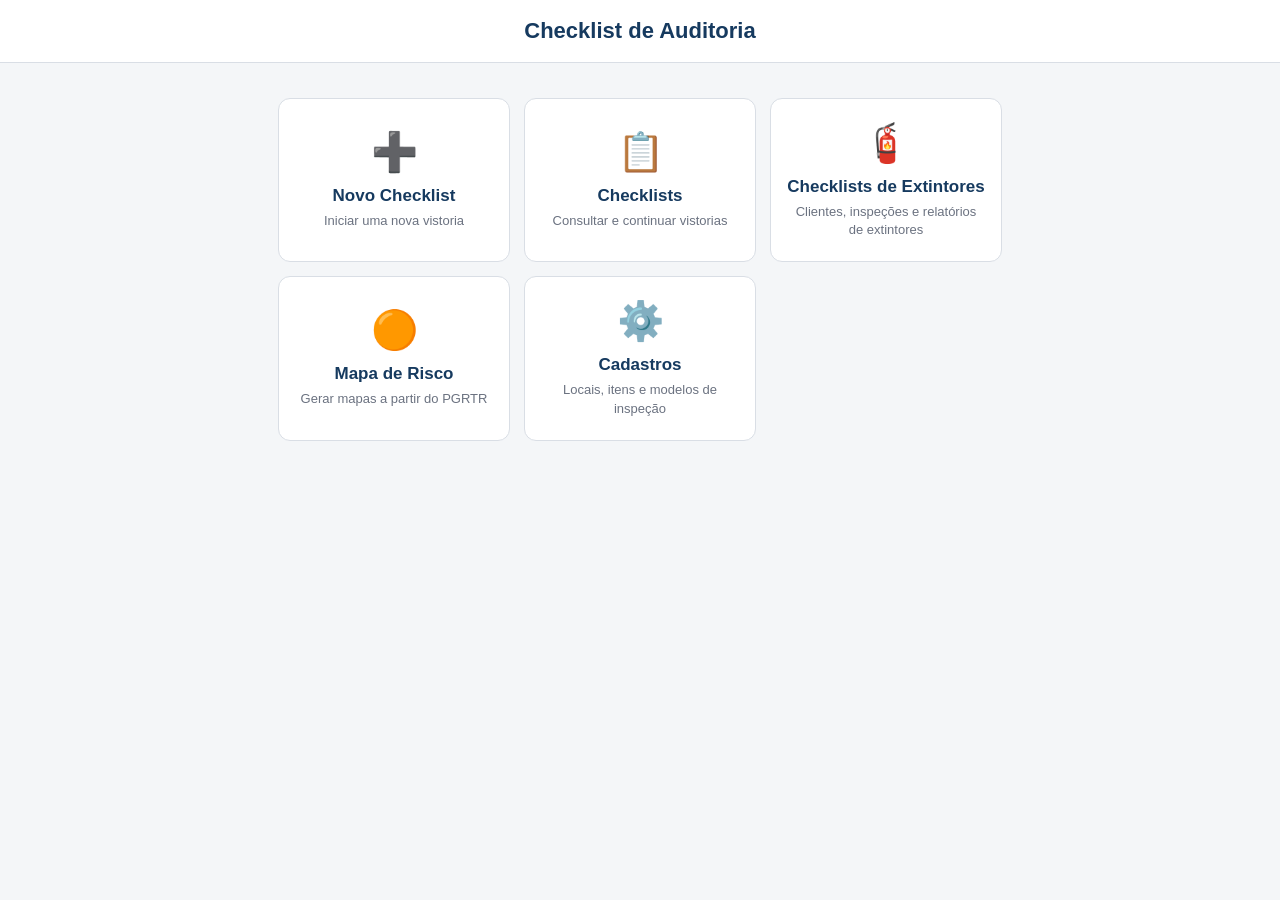
<file: index.html>
<!DOCTYPE html>
<html lang="pt-BR">
<head>
  <meta charset="UTF-8">
  <meta name="viewport" content="width=device-width, initial-scale=1.0">
  <title>Checklist de Auditoria</title>
  <style>
    *{box-sizing:border-box}body{margin:0;min-height:100vh;font-family:Arial,Helvetica,sans-serif;background:#f4f6f8;color:#1f2937}
    .topo{background:#fff;border-bottom:1px solid #d9dee5;padding:18px 20px;text-align:center}.topo h1{margin:0;font-size:22px;color:#163a5f}
    .container{width:100%;max-width:760px;margin:0 auto;padding:35px 18px}.menu{display:grid;grid-template-columns:repeat(3,minmax(0,1fr));gap:14px}
    .menu-card{min-height:150px;border:1px solid #d9dee5;border-radius:12px;background:#fff;padding:22px 16px;display:flex;flex-direction:column;align-items:center;justify-content:center;text-align:center;text-decoration:none;color:#1f2937;transition:transform .15s ease,box-shadow .15s ease;cursor:pointer}
    .menu-card:hover{box-shadow:0 5px 16px rgba(0,0,0,.08)}.menu-card:active{transform:scale(.98)}.menu-icon{font-size:38px;margin-bottom:12px}
    .menu-card strong{display:block;font-size:17px;color:#163a5f;margin-bottom:6px}.menu-card span{font-size:13px;color:#6b7280;line-height:1.4}
    .cadastros{grid-column:1/-1;display:none;grid-template-columns:repeat(3,minmax(0,1fr));gap:10px;background:#fff;border:1px solid #d9dee5;border-radius:12px;padding:12px}.cadastros.aberto{display:grid}.cadastro-link{display:block;text-decoration:none;color:#163a5f;font-weight:700;text-align:center;border:1px solid #d9dee5;border-radius:9px;padding:13px 10px;background:#f8fafc}.cadastro-link:hover{background:#eef4f8}
    @media(max-width:720px){.menu{grid-template-columns:1fr}.menu-card{min-height:120px}.container{padding:28px 16px}.cadastros{grid-template-columns:1fr}}
  </style>
</head>
<body>
  <header class="topo"><h1>Checklist de Auditoria</h1></header>
  <main class="container">
    <section class="menu">
      <a href="novo-checklist.html" class="menu-card"><div class="menu-icon">➕</div><strong>Novo Checklist</strong><span>Iniciar uma nova vistoria</span></a>
      <a href="checklists.html" class="menu-card"><div class="menu-icon">📋</div><strong>Checklists</strong><span>Consultar e continuar vistorias</span></a>
      <a href="checklists-extintores.html" class="menu-card"><div class="menu-icon">🧯</div><strong>Checklists de Extintores</strong><span>Clientes, inspeções e relatórios de extintores</span></a>
      <a href="mapa-risco.html" class="menu-card"><div class="menu-icon">🟠</div><strong>Mapa de Risco</strong><span>Gerar mapas a partir do PGRTR</span></a>
      <button type="button" class="menu-card" id="btnCadastros"><div class="menu-icon">⚙️</div><strong>Cadastros</strong><span>Locais, itens e modelos de inspeção</span></button>
      <div class="cadastros" id="menuCadastros">
        <a href="cadastro-locais.html" class="cadastro-link">📍 Locais</a>
        <a href="cadastro-itens.html" class="cadastro-link">☑️ Itens do Checklist</a>
        <a href="modelos-inspecao.html" class="cadastro-link">🧩 Modelos de Inspeção</a>
      </div>
    </section>
  </main>
  <script>
    const btnCadastros=document.getElementById('btnCadastros');
    const menuCadastros=document.getElementById('menuCadastros');
    btnCadastros.addEventListener('click',()=>menuCadastros.classList.toggle('aberto'));
  </script>
</body>
</html>
</file>
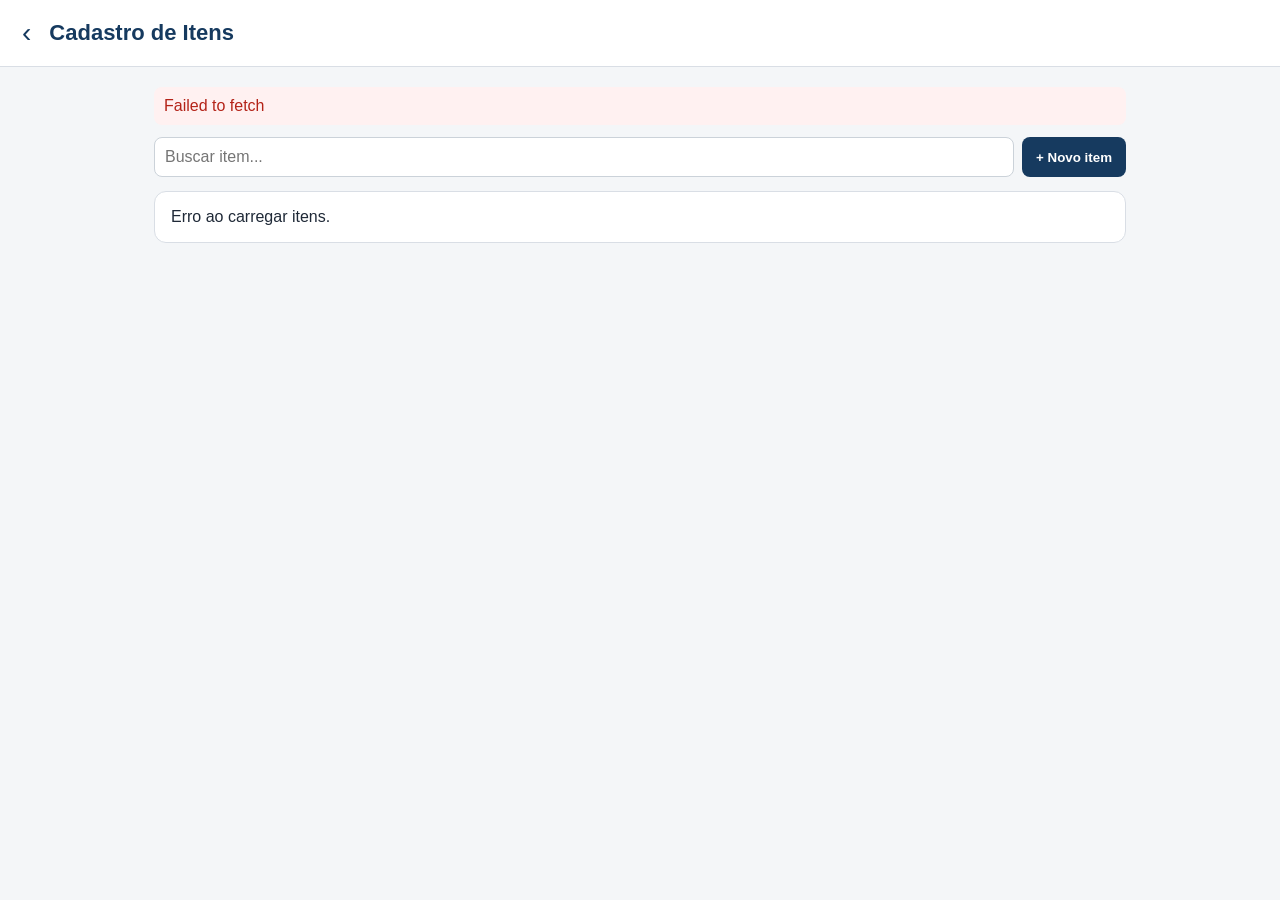
<file: cadastro-itens.html>
<!DOCTYPE html>
<html lang="pt-BR">
<head>
  <meta charset="UTF-8">
  <meta name="viewport" content="width=device-width, initial-scale=1.0">
  <title>Cadastro de Itens</title>
  <style>
    *{box-sizing:border-box}body{margin:0;font-family:Arial,Helvetica,sans-serif;background:#f4f6f8;color:#1f2937}.topo{background:#fff;border-bottom:1px solid #d9dee5;padding:16px;display:flex;align-items:center;gap:12px;position:sticky;top:0;z-index:5}.voltar{border:0;background:transparent;font-size:28px;color:#163a5f;cursor:pointer}.topo h1{margin:0;color:#163a5f;font-size:22px}.container{max-width:1000px;margin:0 auto;padding:20px 14px 50px}.barra{display:flex;gap:8px;margin-bottom:14px}.barra input{flex:1}.card{background:#fff;border:1px solid #d9dee5;border-radius:12px;padding:16px;margin-bottom:14px}.lista{display:grid;gap:8px}.linha{display:grid;grid-template-columns:1fr auto;gap:10px;align-items:center;border:1px solid #d9dee5;border-radius:9px;padding:11px}.linha.inativo{opacity:.58}.nome{font-weight:700;color:#163a5f}.recomendacao{font-size:13px;color:#475569;margin-top:6px;line-height:1.4}.meta{font-size:12px;color:#6b7280;margin-top:5px}.acoes{display:flex;gap:6px;flex-wrap:wrap}.btn,.mini{border:0;border-radius:8px;padding:10px 14px;background:#163a5f;color:#fff;font-weight:700;cursor:pointer}.mini{padding:7px 10px;border:1px solid #d9dee5;background:#fff;color:#163a5f}.mini.perigo{color:#a12622}.msg{display:none;margin-bottom:12px;padding:10px;border-radius:8px}.msg.ok{display:block;background:#ecfdf3;color:#166534}.msg.erro{display:block;background:#fff1f1;color:#b42318}.modal{position:fixed;inset:0;background:rgba(15,23,42,.5);display:none;align-items:center;justify-content:center;padding:16px;z-index:20}.modal.aberto{display:flex}.modal-card{width:min(650px,100%);background:#fff;border-radius:14px;padding:18px;max-height:90vh;overflow:auto}.modal-card h2{margin:0 0 14px;color:#163a5f}.campo{margin-bottom:14px}.campo label{display:block;font-size:13px;font-weight:700;margin-bottom:6px}textarea,input{width:100%;border:1px solid #cbd2d9;border-radius:8px;padding:10px;font:inherit}textarea{min-height:100px;resize:vertical}#medida{min-height:120px}.ajuda{font-size:12px;color:#64748b;margin-top:5px;line-height:1.35}.modal-acoes{display:flex;justify-content:flex-end;gap:8px;margin-top:14px}.sec{background:#e8eef5;color:#163a5f}@media(max-width:650px){.barra{flex-direction:column}.linha{grid-template-columns:1fr}.acoes{justify-content:flex-start}}
  </style>
</head>
<body>
<header class="topo"><button class="voltar" id="voltar" type="button">‹</button><h1>Cadastro de Itens</h1></header>
<main class="container">
  <div id="msg" class="msg"></div>
  <div class="barra"><input id="busca" type="search" placeholder="Buscar item..."><button class="btn" id="novo" type="button">+ Novo item</button></div>
  <div class="card"><div id="lista" class="lista">Carregando...</div></div>
</main>
<div class="modal" id="modal">
  <div class="modal-card">
    <h2 id="titulo-modal">Novo item</h2>
    <div class="campo">
      <label for="descricao">Descrição *</label>
      <textarea id="descricao" maxlength="600" placeholder="Ex.: Placa de identificação visível e legível?"></textarea>
    </div>
    <div class="campo">
      <label for="medida">Medida corretiva recomendada</label>
      <textarea id="medida" maxlength="2000" placeholder="Ex.: Instalar ou substituir a sinalização, garantindo visibilidade e legibilidade adequadas."></textarea>
      <div class="ajuda">Será usada como recomendação padrão quando este item for marcado como N/C. Poderá ser ajustada na vistoria sem alterar o cadastro mestre.</div>
    </div>
    <div class="modal-acoes"><button class="btn sec" id="cancelar" type="button">Cancelar</button><button class="btn" id="salvar" type="button">Salvar</button></div>
  </div>
</div>
<script>
(() => {
  const SUPABASE_URL='https://uofnninqxnsvaemxpwhh.supabase.co';
  const SUPABASE_KEY='sb_publishable_kCX0kt1EFYYL0sR3zQHDzg_6rLVRJQ8';
  const listaEl=document.getElementById('lista'),buscaEl=document.getElementById('busca'),msgEl=document.getElementById('msg'),modal=document.getElementById('modal'),descricaoEl=document.getElementById('descricao'),medidaEl=document.getElementById('medida');
  let registros=[],editandoId=null;
  function headers(prefer){const h={apikey:SUPABASE_KEY,Authorization:'Bearer '+SUPABASE_KEY,'Content-Type':'application/json',Accept:'application/json'};if(prefer)h.Prefer=prefer;return h}
  async function api(path,options={}){const r=await fetch(SUPABASE_URL+'/rest/v1/'+path,{...options,headers:{...headers(options.prefer),...(options.headers||{})}});const t=await r.text();if(!r.ok)throw new Error(t||('Erro '+r.status));if(!t)return null;try{return JSON.parse(t)}catch{return t}}
  function norm(v){return String(v||'').normalize('NFD').replace(/[\u0300-\u036f]/g,'').toLowerCase().replace(/\s+/g,' ').trim()}
  function esc(v){return String(v??'').replaceAll('&','&amp;').replaceAll('<','&lt;').replaceAll('>','&gt;').replaceAll('"','&quot;')}
  function aviso(txt,tipo='ok'){msgEl.className='msg '+tipo;msgEl.textContent=txt;clearTimeout(aviso.t);aviso.t=setTimeout(()=>{msgEl.className='msg';msgEl.textContent=''},3000)}
  async function carregar(){try{registros=await api('checklist_itens_mestre?select=*&order=ativo.desc,descricao.asc')||[];render()}catch(e){listaEl.textContent='Erro ao carregar itens.';aviso(e.message,'erro')}}
  function render(){const q=norm(buscaEl.value);const arr=registros.filter(x=>!q||norm(x.descricao).includes(q)||norm(x.medida_corretiva_recomendada).includes(q));if(!arr.length){listaEl.innerHTML='<div>Nenhum item encontrado.</div>';return}listaEl.innerHTML=arr.map(x=>`<div class="linha ${x.ativo?'':'inativo'}"><div><div class="nome">${esc(x.descricao)}</div>${x.medida_corretiva_recomendada?`<div class="recomendacao"><strong>Medida corretiva:</strong> ${esc(x.medida_corretiva_recomendada)}</div>`:''}<div class="meta">${x.ativo?'Ativo':'Inativo'}</div></div><div class="acoes"><button class="mini" data-acao="editar" data-id="${x.id}">Editar</button><button class="mini ${x.ativo?'perigo':''}" data-acao="status" data-id="${x.id}">${x.ativo?'Desativar':'Reativar'}</button></div></div>`).join('')}
  function abrirNovo(){editandoId=null;descricaoEl.value='';medidaEl.value='';document.getElementById('titulo-modal').textContent='Novo item';modal.classList.add('aberto');setTimeout(()=>descricaoEl.focus(),50)}
  function abrirEdicao(id){const x=registros.find(r=>r.id===id);if(!x)return;editandoId=id;descricaoEl.value=x.descricao||'';medidaEl.value=x.medida_corretiva_recomendada||'';document.getElementById('titulo-modal').textContent='Editar item';modal.classList.add('aberto');setTimeout(()=>descricaoEl.focus(),50)}
  function fechar(){modal.classList.remove('aberto')}
  async function salvar(){const descricao=descricaoEl.value.trim();const medida=medidaEl.value.trim()||null;if(!descricao){aviso('Informe a descrição do item.','erro');return}const duplicado=registros.some(x=>x.id!==editandoId&&norm(x.descricao)===norm(descricao));if(duplicado){aviso('Já existe um item com essa descrição.','erro');return}const b=document.getElementById('salvar');b.disabled=true;b.textContent='Salvando...';try{if(editandoId){await api(`checklist_itens_mestre?id=eq.${editandoId}`,{method:'PATCH',body:JSON.stringify({descricao,medida_corretiva_recomendada:medida,atualizado_em:new Date().toISOString()}),prefer:'return=minimal'})}else{await api('checklist_itens_mestre',{method:'POST',body:JSON.stringify({descricao,medida_corretiva_recomendada:medida,ativo:true}),prefer:'return=minimal'})}fechar();await carregar();aviso(editandoId?'Item atualizado.':'Item criado.')}catch(e){aviso('Erro ao salvar: '+e.message,'erro')}finally{b.disabled=false;b.textContent='Salvar'}}
  async function alterarStatus(id){const x=registros.find(r=>r.id===id);if(!x)return;const novo=!x.ativo;if(!novo&&!confirm('Desativar este item?'))return;try{await api(`checklist_itens_mestre?id=eq.${id}`,{method:'PATCH',body:JSON.stringify({ativo:novo,atualizado_em:new Date().toISOString()}),prefer:'return=minimal'});await carregar();aviso(novo?'Item reativado.':'Item desativado.')}catch(e){aviso(e.message,'erro')}}
  document.getElementById('voltar').onclick=()=>location.href='index.html';document.getElementById('novo').onclick=abrirNovo;document.getElementById('cancelar').onclick=fechar;document.getElementById('salvar').onclick=salvar;buscaEl.oninput=render;modal.addEventListener('click',e=>{if(e.target===modal)fechar()});listaEl.addEventListener('click',e=>{const b=e.target.closest('button[data-acao]');if(!b)return;if(b.dataset.acao==='editar')abrirEdicao(b.dataset.id);if(b.dataset.acao==='status')alterarStatus(b.dataset.id)});carregar();
})();
</script>
</body>
</html>
</file>
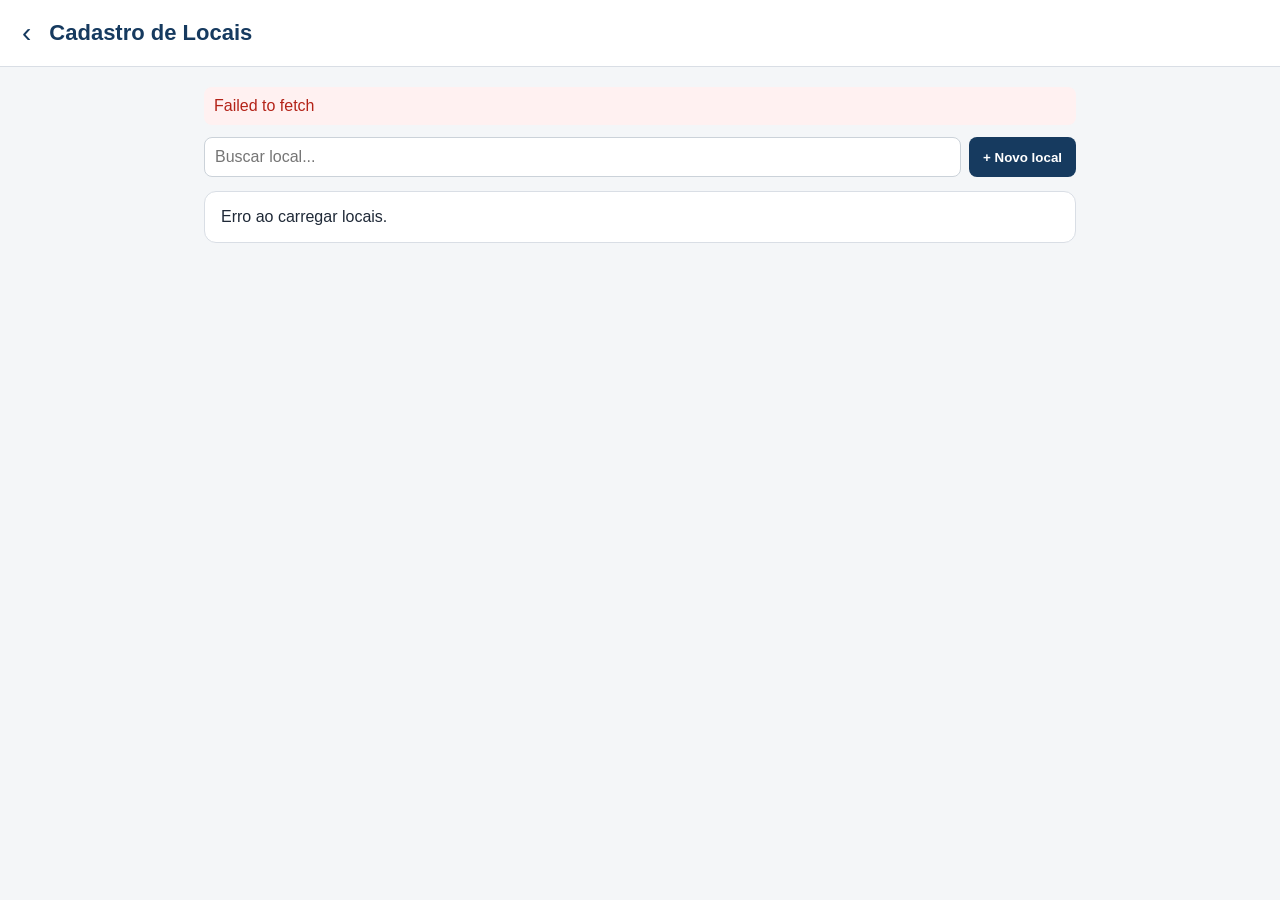
<file: cadastro-locais.html>
<!DOCTYPE html>
<html lang="pt-BR">
<head>
  <meta charset="UTF-8">
  <meta name="viewport" content="width=device-width, initial-scale=1.0">
  <title>Cadastro de Locais</title>
  <style>
    *{box-sizing:border-box}body{margin:0;font-family:Arial,Helvetica,sans-serif;background:#f4f6f8;color:#1f2937}.topo{background:#fff;border-bottom:1px solid #d9dee5;padding:16px;display:flex;align-items:center;gap:12px;position:sticky;top:0;z-index:5}.voltar{border:0;background:transparent;font-size:28px;color:#163a5f;cursor:pointer}.topo h1{margin:0;color:#163a5f;font-size:22px}.container{max-width:900px;margin:0 auto;padding:20px 14px 50px}.barra{display:flex;gap:8px;margin-bottom:14px}.barra input{flex:1}.card{background:#fff;border:1px solid #d9dee5;border-radius:12px;padding:16px;margin-bottom:14px}.lista{display:grid;gap:8px}.linha{display:grid;grid-template-columns:1fr auto;gap:10px;align-items:center;border:1px solid #d9dee5;border-radius:9px;padding:11px}.linha.inativo{opacity:.58}.nome{font-weight:700;color:#163a5f}.meta{font-size:12px;color:#6b7280;margin-top:3px}.acoes{display:flex;gap:6px;flex-wrap:wrap}.btn,.mini{border:0;border-radius:8px;padding:10px 14px;background:#163a5f;color:#fff;font-weight:700;cursor:pointer}.mini{padding:7px 10px;border:1px solid #d9dee5;background:#fff;color:#163a5f}.mini.perigo{color:#a12622}.msg{display:none;margin-bottom:12px;padding:10px;border-radius:8px}.msg.ok{display:block;background:#ecfdf3;color:#166534}.msg.erro{display:block;background:#fff1f1;color:#b42318}.modal{position:fixed;inset:0;background:rgba(15,23,42,.5);display:none;align-items:center;justify-content:center;padding:16px;z-index:20}.modal.aberto{display:flex}.modal-card{width:min(520px,100%);background:#fff;border-radius:14px;padding:18px}.modal-card h2{margin:0 0 14px;color:#163a5f}.campo label{display:block;font-size:13px;font-weight:700;margin-bottom:6px}input{width:100%;border:1px solid #cbd2d9;border-radius:8px;padding:10px;font:inherit}.modal-acoes{display:flex;justify-content:flex-end;gap:8px;margin-top:14px}.sec{background:#e8eef5;color:#163a5f}@media(max-width:650px){.barra{flex-direction:column}.linha{grid-template-columns:1fr}.acoes{justify-content:flex-start}}
  </style>
</head>
<body>
<header class="topo"><button class="voltar" id="voltar" type="button">‹</button><h1>Cadastro de Locais</h1></header>
<main class="container">
  <div id="msg" class="msg"></div>
  <div class="barra"><input id="busca" type="search" placeholder="Buscar local..."><button class="btn" id="novo" type="button">+ Novo local</button></div>
  <div class="card"><div id="lista" class="lista">Carregando...</div></div>
</main>
<div class="modal" id="modal">
  <div class="modal-card">
    <h2 id="titulo-modal">Novo local</h2>
    <div class="campo"><label for="nome">Nome *</label><input id="nome" type="text" maxlength="160" placeholder="Ex.: PORTARIA / ENTRADA"></div>
    <div class="modal-acoes"><button class="btn sec" id="cancelar" type="button">Cancelar</button><button class="btn" id="salvar" type="button">Salvar</button></div>
  </div>
</div>
<script>
(() => {
  const SUPABASE_URL='https://uofnninqxnsvaemxpwhh.supabase.co';
  const SUPABASE_KEY='sb_publishable_kCX0kt1EFYYL0sR3zQHDzg_6rLVRJQ8';
  const listaEl=document.getElementById('lista'),buscaEl=document.getElementById('busca'),msgEl=document.getElementById('msg'),modal=document.getElementById('modal'),nomeEl=document.getElementById('nome');
  let registros=[],editandoId=null;
  function headers(prefer){const h={apikey:SUPABASE_KEY,Authorization:'Bearer '+SUPABASE_KEY,'Content-Type':'application/json',Accept:'application/json'};if(prefer)h.Prefer=prefer;return h}
  async function api(path,options={}){const r=await fetch(SUPABASE_URL+'/rest/v1/'+path,{...options,headers:{...headers(options.prefer),...(options.headers||{})}});const t=await r.text();if(!r.ok)throw new Error(t||('Erro '+r.status));if(!t)return null;try{return JSON.parse(t)}catch{return t}}
  function norm(v){return String(v||'').normalize('NFD').replace(/[\u0300-\u036f]/g,'').toLowerCase().trim()}
  function esc(v){return String(v??'').replaceAll('&','&amp;').replaceAll('<','&lt;').replaceAll('>','&gt;').replaceAll('"','&quot;')}
  function aviso(txt,tipo='ok'){msgEl.className='msg '+tipo;msgEl.textContent=txt;clearTimeout(aviso.t);aviso.t=setTimeout(()=>{msgEl.className='msg';msgEl.textContent=''},3000)}
  async function carregar(){try{registros=await api('checklist_locais?select=*&order=ativo.desc,ordem.asc.nullslast,nome.asc')||[];render()}catch(e){listaEl.textContent='Erro ao carregar locais.';aviso(e.message,'erro')}}
  function render(){const q=norm(buscaEl.value);const arr=registros.filter(x=>!q||norm(x.nome).includes(q));if(!arr.length){listaEl.innerHTML='<div>Nenhum local encontrado.</div>';return}listaEl.innerHTML=arr.map(x=>`<div class="linha ${x.ativo?'':'inativo'}"><div><div class="nome">${esc(x.nome)}</div><div class="meta">${x.ativo?'Ativo':'Inativo'}</div></div><div class="acoes"><button class="mini" data-acao="editar" data-id="${x.id}">Editar</button><button class="mini ${x.ativo?'perigo':''}" data-acao="status" data-id="${x.id}">${x.ativo?'Desativar':'Reativar'}</button></div></div>`).join('')}
  function abrirNovo(){editandoId=null;nomeEl.value='';document.getElementById('titulo-modal').textContent='Novo local';modal.classList.add('aberto');setTimeout(()=>nomeEl.focus(),50)}
  function abrirEdicao(id){const x=registros.find(r=>r.id===id);if(!x)return;editandoId=id;nomeEl.value=x.nome;document.getElementById('titulo-modal').textContent='Editar local';modal.classList.add('aberto');setTimeout(()=>nomeEl.focus(),50)}
  function fechar(){modal.classList.remove('aberto')}
  async function salvar(){const nome=nomeEl.value.trim();if(!nome){aviso('Informe o nome do local.','erro');return}const duplicado=registros.some(x=>x.id!==editandoId&&norm(x.nome)===norm(nome));if(duplicado){aviso('Já existe um local com esse nome.','erro');return}const b=document.getElementById('salvar');b.disabled=true;b.textContent='Salvando...';try{if(editandoId){await api(`checklist_locais?id=eq.${editandoId}`,{method:'PATCH',body:JSON.stringify({nome}),prefer:'return=minimal'})}else{const prox=Math.max(0,...registros.map(x=>Number(x.ordem)||0))+1;await api('checklist_locais',{method:'POST',body:JSON.stringify({nome,ativo:true,ordem:prox}),prefer:'return=minimal'})}fechar();await carregar();aviso(editandoId?'Local atualizado.':'Local criado.')}catch(e){aviso('Erro ao salvar: '+e.message,'erro')}finally{b.disabled=false;b.textContent='Salvar'}}
  async function alterarStatus(id){const x=registros.find(r=>r.id===id);if(!x)return;const novo=!x.ativo;if(!novo&&!confirm(`Desativar "${x.nome}"?`))return;try{await api(`checklist_locais?id=eq.${id}`,{method:'PATCH',body:JSON.stringify({ativo:novo}),prefer:'return=minimal'});await carregar();aviso(novo?'Local reativado.':'Local desativado.')}catch(e){aviso(e.message,'erro')}}
  document.getElementById('voltar').onclick=()=>location.href='modelos-inspecao.html';document.getElementById('novo').onclick=abrirNovo;document.getElementById('cancelar').onclick=fechar;document.getElementById('salvar').onclick=salvar;buscaEl.oninput=render;nomeEl.addEventListener('keydown',e=>{if(e.key==='Enter')salvar()});modal.addEventListener('click',e=>{if(e.target===modal)fechar()});listaEl.addEventListener('click',e=>{const b=e.target.closest('button[data-acao]');if(!b)return;if(b.dataset.acao==='editar')abrirEdicao(b.dataset.id);if(b.dataset.acao==='status')alterarStatus(b.dataset.id)});carregar();
})();
</script>
</body>
</html>
</file>
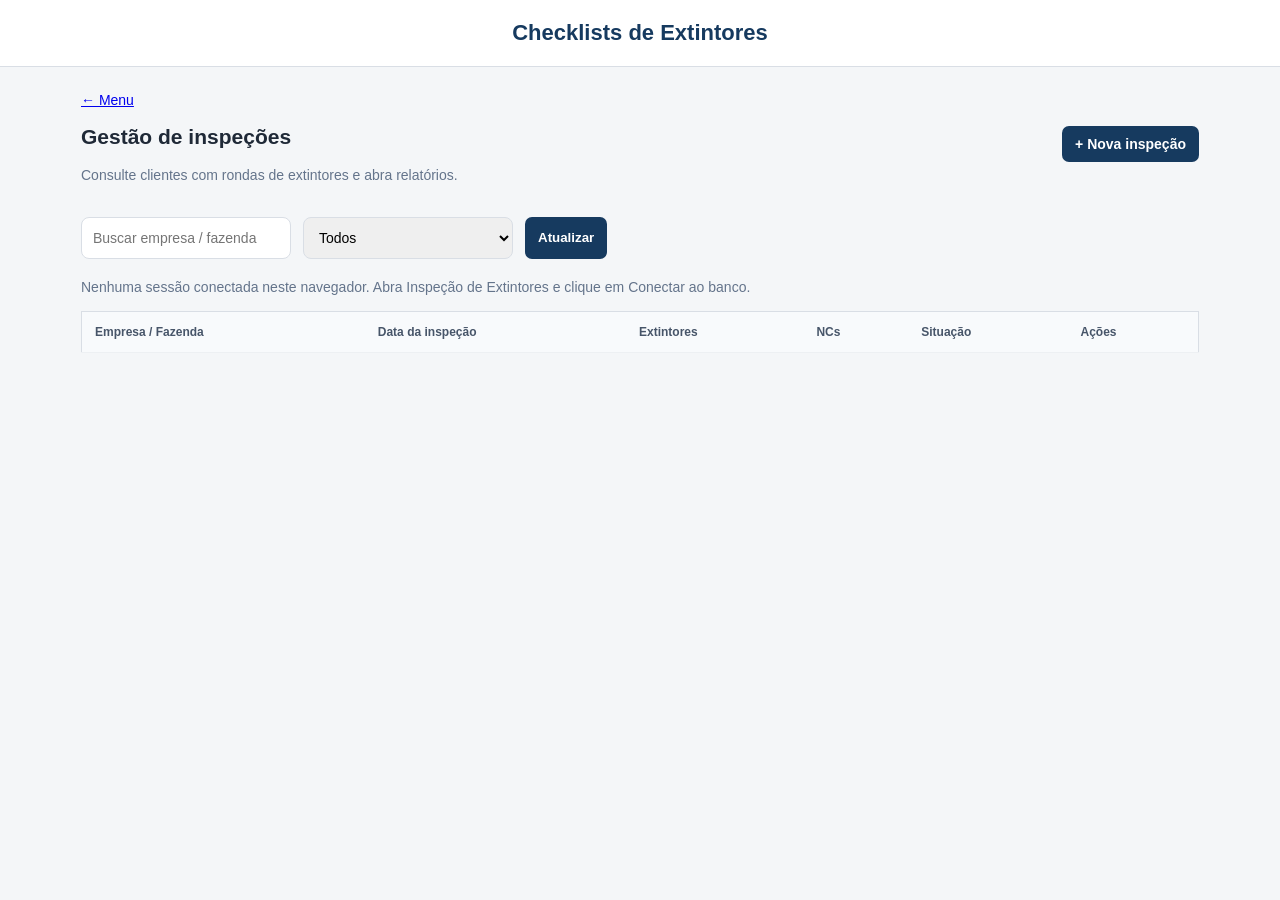
<file: checklists-extintores.html>
<!DOCTYPE html><html lang="pt-BR"><head><meta charset="utf-8"><meta name="viewport" content="width=device-width,initial-scale=1"><title>Checklists de Extintores</title><style>*{box-sizing:border-box}body{margin:0;background:#f4f6f8;color:#1f2937;font:14px Arial,sans-serif}header{background:white;border-bottom:1px solid #d9dee5;padding:20px;text-align:center}h1{margin:0;font-size:22px;color:#163a5f}main{max-width:1150px;margin:25px auto;padding:0 16px}.top{display:flex;justify-content:space-between;align-items:center;gap:12px;flex-wrap:wrap}a.button,button{background:#163a5f;color:white;border:0;border-radius:7px;padding:10px 13px;text-decoration:none;cursor:pointer;font-weight:600}.filtros{display:flex;gap:12px;flex-wrap:wrap;margin:20px 0}.filtros input,.filtros select{border:1px solid #d9dee5;border-radius:8px;padding:11px;font:inherit;min-width:210px}table{width:100%;border-collapse:collapse;background:white;border:1px solid #d9dee5;border-radius:10px}th,td{text-align:left;padding:13px;border-bottom:1px solid #edf0f3}th{background:#f8fafc;color:#475569;font-size:12px}.actions{display:flex;gap:7px}.actions button{font-size:12px}.muted{color:#64748b}.status{padding:6px 9px;border-radius:20px;background:#fff3d8;color:#8a5b00;font-weight:700;font-size:12px}.status.ok{background:#dcfce7;color:#166534}.card{background:white;border:1px solid #d9dee5;border-radius:10px;padding:16px;margin:12px 0}.mobile{display:none}#mensagem{margin:16px 0}@media(max-width:750px){table{display:none}.mobile{display:block}.top{align-items:flex-start}.filtros input,.filtros select{width:100%}}</style></head><body><header><h1>Checklists de Extintores</h1></header><main><div class="top"><div><a href="index.html">← Menu</a><h2>Gestão de inspeções</h2><p class="muted">Consulte clientes com rondas de extintores e abra relatórios.</p></div><a class="button" href="inspecao-extintores.html">+ Nova inspeção</a></div><div class="filtros"><input id="busca" placeholder="Buscar empresa / fazenda"><select id="status"><option value="todos">Todos</option><option value="nc">Com não conformidade</option><option value="ok">Sem não conformidade</option></select><button id="atualizar">Atualizar</button></div><p id="mensagem" class="muted">Carregando histórico...</p><table><thead><tr><th>Empresa / Fazenda</th><th>Data da inspeção</th><th>Extintores</th><th>NCs</th><th>Situação</th><th>Ações</th></tr></thead><tbody id="linhas"></tbody></table><div class="mobile" id="cards"></div></main><script>
const SUPA='https://uofnninqxnsvaemxpwhh.supabase.co',KEY='sb_publishable_kCX0kt1EFYYL0sR3zQHDzg_6rLVRJQ8',AUTH='checklist_extintores_auth_v1',CACHE='checklist_extintores_ronda_v1';let registros=[];const $=id=>document.getElementById(id);
function esc(s){return String(s??'').replace(/[&<>"']/g,c=>({'&':'&amp;','<':'&lt;','>':'&gt;','"':'&quot;',"'":'&#39;'}[c]))}
function dataBR(s){return s?new Date(s).toLocaleDateString('pt-BR'):'-'}
function resumo(r){const ex=r.dados?.extintores||[];let nc=0;ex.forEach(e=>Object.values(e.respostas||{}).forEach(v=>{if(v==='NC')nc++}));return {ext:ex.length,nc}}
function abrir(r,relatorio=false){try{localStorage.setItem(CACHE,JSON.stringify({...r.dados,ronda_id:r.id}));location.href=relatorio?'relatorio-extintores.html':'inspecao-extintores.html'}catch(e){$('mensagem').textContent='Não foi possível abrir: '+e.message}}
function render(){const q=$('busca').value.toLocaleLowerCase('pt-BR'),st=$('status').value;const filtrados=registros.filter(r=>{const z=resumo(r);return (r.empresa_nome||'').toLocaleLowerCase('pt-BR').includes(q)&&(st==='todos'||(st==='nc'?z.nc>0:z.nc===0))});$('linhas').innerHTML='';$('cards').innerHTML='';filtrados.forEach(r=>{const z=resumo(r),status=z.nc?'<span class="status">'+z.nc+' NC(s)</span>':'<span class="status ok">Sem NC</span>';const tr=document.createElement('tr');tr.innerHTML='<td><b>'+esc(r.empresa_nome)+'</b></td><td>'+dataBR(r.data_inspecao)+'</td><td>'+z.ext+'</td><td>'+z.nc+'</td><td>'+status+'</td><td class="actions"></td>';const td=tr.lastElementChild;const card=document.createElement('div');card.className='card';card.innerHTML='<b>'+esc(r.empresa_nome)+'</b><p>'+dataBR(r.data_inspecao)+' | '+z.ext+' extintor(es) | '+z.nc+' NC(s)</p><div class="actions"></div>';for(const parent of [td,card.querySelector('.actions')]){const a=document.createElement('button');a.textContent='Abrir';a.onclick=()=>abrir(r);const b=document.createElement('button');b.textContent='Relatório';b.onclick=()=>abrir(r,true);parent.append(a,b)}$('linhas').append(tr);$('cards').append(card)});$('mensagem').textContent=filtrados.length+' ronda(s) encontrada(s).'}
async function carregar(){let sessao;try{sessao=JSON.parse(localStorage.getItem(AUTH)||'null')}catch(e){}if(!sessao?.access_token){$('mensagem').textContent='Nenhuma sessão conectada neste navegador. Abra Inspeção de Extintores e clique em Conectar ao banco.';return}try{const resp=await fetch(SUPA+'/rest/v1/checklist_extintores_rondas?select=id,empresa_nome,data_inspecao,dados&order=data_inspecao.desc&limit=500',{headers:{apikey:KEY,Authorization:'Bearer '+sessao.access_token}});if(!resp.ok)throw Error('HTTP '+resp.status);registros=await resp.json();render()}catch(e){$('mensagem').textContent='Não foi possível consultar o banco: '+e.message}}
$('busca').oninput=render;$('status').onchange=render;$('atualizar').onclick=carregar;carregar();
</script></body></html>
</file>
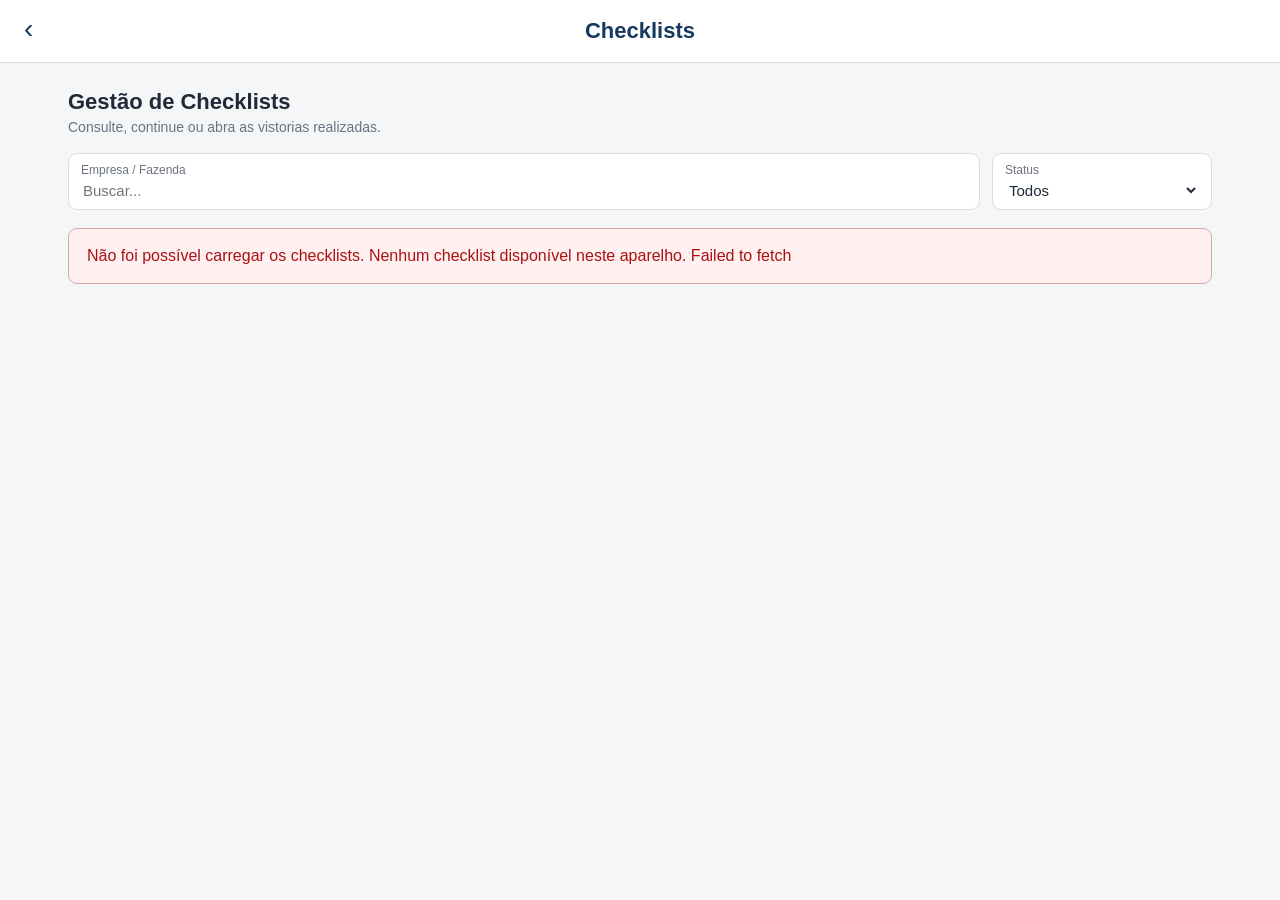
<file: checklists.html>
<!DOCTYPE html>
<html lang="pt-BR">
<head>
  <meta charset="UTF-8">
  <meta name="viewport" content="width=device-width, initial-scale=1.0">
  <title>Checklists</title>

  <style>
    * { box-sizing: border-box; }

    body {
      margin: 0;
      min-height: 100vh;
      font-family: Arial, Helvetica, sans-serif;
      background: #f4f6f8;
      color: #1f2937;
    }

    .topo {
      background: #fff;
      border-bottom: 1px solid #d9dee5;
      padding: 18px 20px;
      position: relative;
      text-align: center;
    }

    .topo h1 {
      margin: 0;
      font-size: 22px;
      color: #163a5f;
    }

    .voltar {
      position: absolute;
      left: 18px;
      top: 12px;
      border: 0;
      background: transparent;
      color: #163a5f;
      font-size: 28px;
      cursor: pointer;
    }

    .container {
      width: 100%;
      max-width: 1180px;
      margin: 0 auto;
      padding: 26px 18px 40px;
    }

    .cabecalho-pagina {
      display: flex;
      justify-content: space-between;
      align-items: flex-end;
      gap: 16px;
      margin-bottom: 18px;
    }

    .cabecalho-pagina h2 {
      margin: 0 0 4px;
      font-size: 22px;
      color: #1f2937;
    }

    .cabecalho-pagina p {
      margin: 0;
      color: #6b7280;
      font-size: 14px;
    }

    .filtros {
      display: grid;
      grid-template-columns: minmax(240px, 1fr) 220px;
      gap: 12px;
      margin-bottom: 18px;
    }

    .campo {
      background: #fff;
      border: 1px solid #d9dee5;
      border-radius: 9px;
      padding: 9px 12px;
    }

    .campo label {
      display: block;
      font-size: 12px;
      color: #6b7280;
      margin-bottom: 4px;
    }

    .campo input,
    .campo select {
      width: 100%;
      border: 0;
      outline: 0;
      background: transparent;
      font-size: 15px;
      color: #1f2937;
    }

    .tabela-wrap {
      overflow-x: auto;
      background: #fff;
      border: 1px solid #d9dee5;
      border-radius: 10px;
    }

    table {
      width: 100%;
      border-collapse: collapse;
      min-width: 850px;
    }

    th {
      text-align: left;
      font-size: 12px;
      color: #4b5563;
      background: #f8fafc;
      padding: 12px;
      border-bottom: 1px solid #d9dee5;
      white-space: nowrap;
    }

    td {
      padding: 12px;
      border-bottom: 1px solid #edf0f3;
      font-size: 14px;
      vertical-align: middle;
    }

    tbody tr:last-child td {
      border-bottom: 0;
    }

    tbody tr:hover {
      background: #f8fafc;
    }

    .empresa {
      font-weight: 700;
      color: #1f2937;
    }

    .status {
      display: inline-block;
      border-radius: 999px;
      padding: 5px 9px;
      font-size: 12px;
      font-weight: 700;
      white-space: nowrap;
    }

    .status-andamento {
      background: #fff3d8;
      color: #8a5b00;
    }

    .status-finalizada {
      background: #e7f6eb;
      color: #237a3b;
    }

    .acoes {
      display: flex;
      gap: 7px;
      align-items: center;
      white-space: nowrap;
    }

    .btn {
      border: 0;
      border-radius: 7px;
      padding: 9px 12px;
      font-size: 13px;
      font-weight: 700;
      cursor: pointer;
    }

    .btn-continuar {
      background: #dceaf7;
      color: #163a5f;
    }

    .btn-abrir {
      background: #4b5563;
      color: #fff;
    }

    .btn-relatorio {
      min-height: 36px;
      padding: 8px 10px;
      background: #163a5f;
      color: #fff;
      font-size: 17px;
    }

    .mensagem {
      background: #fff;
      border: 1px solid #d9dee5;
      border-radius: 9px;
      padding: 18px;
      color: #6b7280;
    }

    .erro {
      color: #a11;
      background: #fff1f1;
      border-color: #e3a6a6;
    }

    .cards-mobile {
      display: none;
    }

    .card-mobile {
      background: #fff;
      border: 1px solid #d9dee5;
      border-radius: 10px;
      padding: 15px;
      margin-bottom: 10px;
    }

    .card-mobile .empresa {
      font-size: 16px;
      margin-bottom: 8px;
    }

    .card-meta {
      color: #6b7280;
      font-size: 13px;
      line-height: 1.6;
      margin: 9px 0 12px;
    }

    .card-acoes {
      display: grid;
      grid-template-columns: 1fr auto;
      gap: 8px;
    }

    .card-acoes .btn:first-child {
      width: 100%;
    }

    @media (max-width: 720px) {
      .container {
        padding: 20px 12px 32px;
      }

      .cabecalho-pagina {
        display: block;
      }

      .filtros {
        grid-template-columns: 1fr;
      }

.tabela-wrap {
  display: none !important;
}

      .cards-mobile {
        display: block;
      }
    }
  </style>
</head>

<body>

  <header class="topo">
    <button
      class="voltar"
      id="btn-voltar"
      type="button"
      aria-label="Voltar"
    >‹</button>

    <h1>Checklists</h1>
  </header>

  <main class="container">

    <div class="cabecalho-pagina">
      <div>
        <h2>Gestão de Checklists</h2>
        <p>Consulte, continue ou abra as vistorias realizadas.</p>
      </div>
    </div>

    <section class="filtros">

      <div class="campo">
        <label for="busca">Empresa / Fazenda</label>
        <input
          id="busca"
          type="text"
          placeholder="Buscar..."
          autocomplete="off"
        >
      </div>

      <div class="campo">
        <label for="filtro-status">Status</label>
        <select id="filtro-status">
          <option value="TODOS">Todos</option>
          <option value="EM_ANDAMENTO">Em andamento</option>
          <option value="FINALIZADA">Finalizadas</option>
        </select>
      </div>

    </section>

    <div id="mensagem" class="mensagem">
      Carregando checklists...
    </div>

    <div
      id="tabela-wrap"
      class="tabela-wrap"
      style="display:none;"
    >
      <table>
        <thead>
          <tr>
            <th>Empresa / Fazenda</th><th>Tipo</th>
            <th>Status</th>
            <th>Data da auditoria</th>
            <th>Última atualização</th>
            <th>Responsável</th>
            <th>Ações</th>
          </tr>
        </thead>

        <tbody id="tabela-corpo"></tbody>
      </table>
    </div>

    <div
      id="cards-mobile"
      class="cards-mobile"
    ></div>

  </main>

<script>

  const SUPABASE_URL =
    'https://uofnninqxnsvaemxpwhh.supabase.co';

  const SUPABASE_KEY =
    'sb_publishable_kCX0kt1EFYYL0sR3zQHDzg_6rLVRJQ8';


  const buscaEl =
    document.getElementById('busca');

  const filtroStatusEl =
    document.getElementById('filtro-status');

  const mensagemEl =
    document.getElementById('mensagem');

  const tabelaWrapEl =
    document.getElementById('tabela-wrap');

  const tabelaCorpoEl =
    document.getElementById('tabela-corpo');

  const cardsMobileEl =
    document.getElementById('cards-mobile');


  let vistorias = [];

  const INDICE_OFFLINE = 'checklist_indice_vistorias_v1';
  function carregarIndiceLocal() {
    const registros = [];
    try {
      const salvos = JSON.parse(localStorage.getItem(INDICE_OFFLINE) || '[]');
      if (Array.isArray(salvos)) registros.push(...salvos);
    } catch (_) {}
    for (let i = 0; i < localStorage.length; i++) {
      const chave = localStorage.key(i);
      if (!chave || !chave.startsWith('checklist_offline_v1_')) continue;
      try {
        const cache = JSON.parse(localStorage.getItem(chave) || 'null');
        if (cache?.vistoria?.id && cache?.modelo?.length) registros.push(cache.vistoria);
      } catch (_) {}
    }
    return [...new Map(registros.filter(v => v?.id).map(v => [String(v.id), v])).values()];
  }
  function guardarIndiceLocal(lista) {
    try {
      const mapa = new Map(carregarIndiceLocal().map(v => [String(v.id), v]));
      lista.forEach(v => { if (v?.id) mapa.set(String(v.id), v); });
      localStorage.setItem(INDICE_OFFLINE, JSON.stringify([...mapa.values()]));
    } catch (erro) { console.warn('Falha no índice offline:', erro); }
  }



  document
    .getElementById('btn-voltar')
    .addEventListener(
      'click',
      () => {
        window.location.href =
          'index.html';
      }
    );


  function headers() {

    return {
      apikey:
        SUPABASE_KEY,

      Authorization:
        'Bearer ' +
        SUPABASE_KEY,

      Accept:
        'application/json'
    };
  }


  function normalizar(texto) {

    return String(texto || '')
      .normalize('NFD')
      .replace(/[\u0300-\u036f]/g, '')
      .toLowerCase()
      .trim();
  }


  function formatarData(data) {

    if (!data) {
      return '-';
    }

    const valor =
      String(data);


    if (
      /^\d{4}-\d{2}-\d{2}$/.test(valor)
    ) {

      const [
        ano,
        mes,
        dia
      ] =
        valor.split('-');


      return `${dia}/${mes}/${ano}`;
    }


    const d =
      new Date(valor);


    if (
      Number.isNaN(
        d.getTime()
      )
    ) {
      return valor;
    }


    return d.toLocaleDateString(
      'pt-BR'
    );
  }


  function formatarDataHora(valor) {

    if (!valor) {
      return '-';
    }


    const data =
      new Date(valor);


    if (
      Number.isNaN(
        data.getTime()
      )
    ) {
      return valor;
    }


    return data.toLocaleString(
      'pt-BR',
      {
        dateStyle:
          'short',

        timeStyle:
          'short'
      }
    );
  }


  function abrirVistoria(
    vistoria
  ) {

    localStorage.setItem(
      'checklist_vistoria_id',
      vistoria.id
    );


    localStorage.removeItem(
      'checklist_nova_vistoria'
    );


    if(vistoria.tipo_registro==='EXTINTORES'){abrirExtintores(vistoria,false);return;}
    const modo =
      vistoria.status ===
      'FINALIZADA'
        ? '&modo=leitura'
        : '';


    window.location.href =
      `vistoria.html?vistoria_id=${encodeURIComponent(vistoria.id)}${modo}`;
  }


  function abrirRelatorio(
    vistoria
  ) {
    if(vistoria.tipo_registro==='EXTINTORES'){abrirExtintores(vistoria,true);return;}

    window.location.href =
      `https://pattp2017.github.io/sst-vision/relatorio-visita.html?vistoria_id=${encodeURIComponent(vistoria.id)}`;
  }


  function abrirExtintores(vistoria,relatorio){
    try{
      const d=vistoria.dados_extintores;
      if(!d)throw Error('Dados da ronda indisponíveis.');
      localStorage.setItem('checklist_extintores_ronda_v1',JSON.stringify({...d,ronda_id:vistoria.id}));
      window.location.href=relatorio?'relatorio-extintores.html':'inspecao-extintores.html';
    }catch(e){alert('Não foi possível abrir a ronda: '+e.message)}
  }
  async function carregarExtintores(){
    const resposta=await fetch(SUPABASE_URL+'/rest/v1/checklist_extintores_rondas?select=id,empresa_id,empresa_nome,usuario_id,data_inspecao,atualizado_em,dados&order=data_inspecao.desc&limit=1000',{headers:headers()});
    if(!resposta.ok)throw Error('Extintores HTTP '+resposta.status);
    return (await resposta.json()).map(r=>({
      id:r.id,empresa_id:r.empresa_id,empresa_nome:r.empresa_nome,
      data_auditoria:r.data_inspecao,atualizado_em:r.atualizado_em,
      responsavel_auditoria:'Inspeção de extintores',status:'FINALIZADA',
      tipo_registro:'EXTINTORES',dados_extintores:r.dados
    }));
  }
  function criarStatus(
    vistoria
  ) {

    const span =
      document.createElement(
        'span'
      );


    const finalizada =
      vistoria.status ===
      'FINALIZADA';


    span.className =
      'status ' +
      (
        finalizada
          ? 'status-finalizada'
          : 'status-andamento'
      );


    span.textContent =
      finalizada
        ? 'Finalizada'
        : 'Em andamento';


    return span;
  }


  function criarAcoes(
    vistoria,
    mobile = false
  ) {

    const acoes =
      document.createElement(
        'div'
      );


    acoes.className =
      mobile
        ? 'card-acoes'
        : 'acoes';


    const finalizada =
      vistoria.status ===
      'FINALIZADA';


    const principal =
      document.createElement(
        'button'
      );


    principal.type =
      'button';


    principal.className =
      finalizada
        ? 'btn btn-abrir'
        : 'btn btn-continuar';


    principal.textContent =
      finalizada
        ? 'Abrir'
        : 'Continuar';


    principal.addEventListener(
      'click',
      () => {

        abrirVistoria(
          vistoria
        );
      }
    );


    acoes.appendChild(
      principal
    );


    {

      const relatorio =
        document.createElement(
          'button'
        );


      relatorio.type =
        'button';


      relatorio.className =
        'btn btn-relatorio';


      relatorio.title =
        'Relatório';


      relatorio.setAttribute(
        'aria-label',
        'Abrir relatório'
      );


      relatorio.textContent =
        '🖨 Relatório';


      relatorio.addEventListener(
        'click',
        () => {

          abrirRelatorio(
            vistoria
          );
        }
      );


      acoes.appendChild(
        relatorio
      );
    }


    return acoes;
  }


  function criarLinha(
    vistoria
  ) {

    const tr =
      document.createElement(
        'tr'
      );


    const tdEmpresa =
      document.createElement(
        'td'
      );


    const empresa =
      document.createElement(
        'div'
      );


    empresa.className =
      'empresa';


    empresa.textContent =
      vistoria.empresa_nome ||
      'Empresa não informada';


    tdEmpresa.appendChild(
      empresa
    );
    const tdTipo=document.createElement("td");tdTipo.textContent=vistoria.tipo_registro==="EXTINTORES"?"Extintores":"Checklist SST";


    const tdStatus =
      document.createElement(
        'td'
      );


    tdStatus.appendChild(
      criarStatus(
        vistoria
      )
    );


    const tdData =
      document.createElement(
        'td'
      );


    tdData.textContent =
      formatarData(
        vistoria.data_auditoria
      );


    const tdAtualizacao =
      document.createElement(
        'td'
      );


    tdAtualizacao.textContent =
      formatarDataHora(
        vistoria.atualizado_em
      );


    const tdResponsavel =
      document.createElement(
        'td'
      );


    tdResponsavel.textContent =
      vistoria.responsavel_auditoria ||
      '-';


    const tdAcoes =
      document.createElement(
        'td'
      );


    tdAcoes.appendChild(
      criarAcoes(
        vistoria
      )
    );


    tr.appendChild(
      tdEmpresa
    );
    tr.appendChild(tdTipo);

    tr.appendChild(
      tdStatus
    );

    tr.appendChild(
      tdData
    );

    tr.appendChild(
      tdAtualizacao
    );

    tr.appendChild(
      tdResponsavel
    );

    tr.appendChild(
      tdAcoes
    );


    return tr;
  }


  function criarCard(
    vistoria
  ) {

    const card =
      document.createElement(
        'div'
      );


    card.className =
      'card-mobile';
const tituloEmpresa =
  document.createElement(
    'div'
  );

tituloEmpresa.style.fontSize =
  '11px';

tituloEmpresa.style.color =
  '#9ca3af';

tituloEmpresa.style.marginBottom =
  '4px';

tituloEmpresa.textContent =
  'Empresa / Fazenda';

    const empresa =
      document.createElement(
        'div'
      );


    empresa.className =
      'empresa';


    empresa.textContent =
      vistoria.empresa_nome ||
      'Empresa não informada';


    const status =
      criarStatus(
        vistoria
      );


    const meta =
      document.createElement(
        'div'
      );


    meta.className =
      'card-meta';


    meta.innerHTML =
      `
        <div>
          <strong>Data:</strong>
          ${formatarData(vistoria.data_auditoria)}
        </div>

        <div>
          <strong>Responsável:</strong>
          ${vistoria.responsavel_auditoria || '-'}
        </div>

        <div>
          <strong>Atualização:</strong>
          ${formatarDataHora(vistoria.atualizado_em)}
        </div>
      `;


card.appendChild(
  tituloEmpresa
);

card.appendChild(
  empresa
);

    if(vistoria.tipo_registro==='EXTINTORES'){const tipo=document.createElement('div');tipo.textContent='🧯 Checklist de Extintores';tipo.style.marginBottom='8px';card.appendChild(tipo)}
    card.appendChild(
      status
    );

    card.appendChild(
      meta
    );

    card.appendChild(
      criarAcoes(
        vistoria,
        true
      )
    );


    return card;
  }


  function getFiltradas() {

    const termo =
      normalizar(
        buscaEl.value
      );


    const status =
      filtroStatusEl.value;


    return vistorias.filter(
      vistoria => {

        const bateNome =
          !termo ||
          normalizar(
            vistoria.empresa_nome
          ).includes(
            termo
          );


        const bateStatus =
          status ===
          'TODOS' ||
          vistoria.status ===
          status;


        return (
          bateNome &&
          bateStatus
        );
      }
    );
  }


  function renderizar() {

    const dados =
      getFiltradas();


    tabelaCorpoEl.innerHTML =
      '';

    cardsMobileEl.innerHTML =
      '';


    if (!dados.length) {

      mensagemEl.style.display =
        'block';


      mensagemEl.className =
        'mensagem';


      mensagemEl.textContent =
        'Nenhum checklist encontrado.';


      tabelaWrapEl.style.display =
        'none';


      return;
    }


    mensagemEl.style.display =
      'none';


    tabelaWrapEl.style.display =
      'block';


    dados.forEach(
      vistoria => {

        tabelaCorpoEl.appendChild(
          criarLinha(
            vistoria
          )
        );


        cardsMobileEl.appendChild(
          criarCard(
            vistoria
          )
        );
      }
    );
  }


  async function carregarVistorias() {

    try {

      const resposta =
        await fetch(
          `${SUPABASE_URL}/rest/v1/checklist_vistorias` +
          `?select=id,empresa_id,empresa_nome,responsavel_tecnico,responsavel_auditoria,data_auditoria,horario,status,criado_em,atualizado_em` +
          `&order=data_auditoria.desc` +
          `&order=criado_em.desc`,
          {
            headers:
              headers()
          }
        );


      const texto =
        await resposta.text();


      if (!resposta.ok) {

        throw new Error(
          texto ||
          'Erro ao consultar checklists.'
        );
      }


      vistorias =
        texto
          ? JSON.parse(
              texto
            )
          : [];
      guardarIndiceLocal(vistorias);
      try{
        const extintores=await carregarExtintores();
        vistorias.push(...extintores);
        vistorias.sort((a,b)=>new Date(b.data_auditoria||0)-new Date(a.data_auditoria||0));
      }catch(e){console.warn('Não foi possível carregar rondas de extintores:',e);mensagemEl.textContent='Extintores indisponíveis: '+e.message;}
      renderizar();


    } catch (erro) {

      console.error(
        'Erro ao carregar checklists:',
        erro
      );


      mensagemEl.style.display =
        'block';


      mensagemEl.className =
        'mensagem erro';


      vistorias = carregarIndiceLocal();
      if (vistorias.length) {
        renderizar();
        mensagemEl.style.display = 'block';
        mensagemEl.className = 'mensagem';
        mensagemEl.textContent = 'Modo offline: checklists armazenados neste aparelho.';
        return;
      }
      mensagemEl.textContent =
        'Não foi possível carregar os checklists. Nenhum checklist disponível neste aparelho. ' +
        (
          erro?.message ||
          String(erro)
        );


      tabelaWrapEl.style.display =
        'none';
    }
  }


  buscaEl.addEventListener(
    'input',
    renderizar
  );


  filtroStatusEl.addEventListener(
    'change',
    renderizar
  );


  carregarVistorias();

</script>

</body>
</html>
</file>
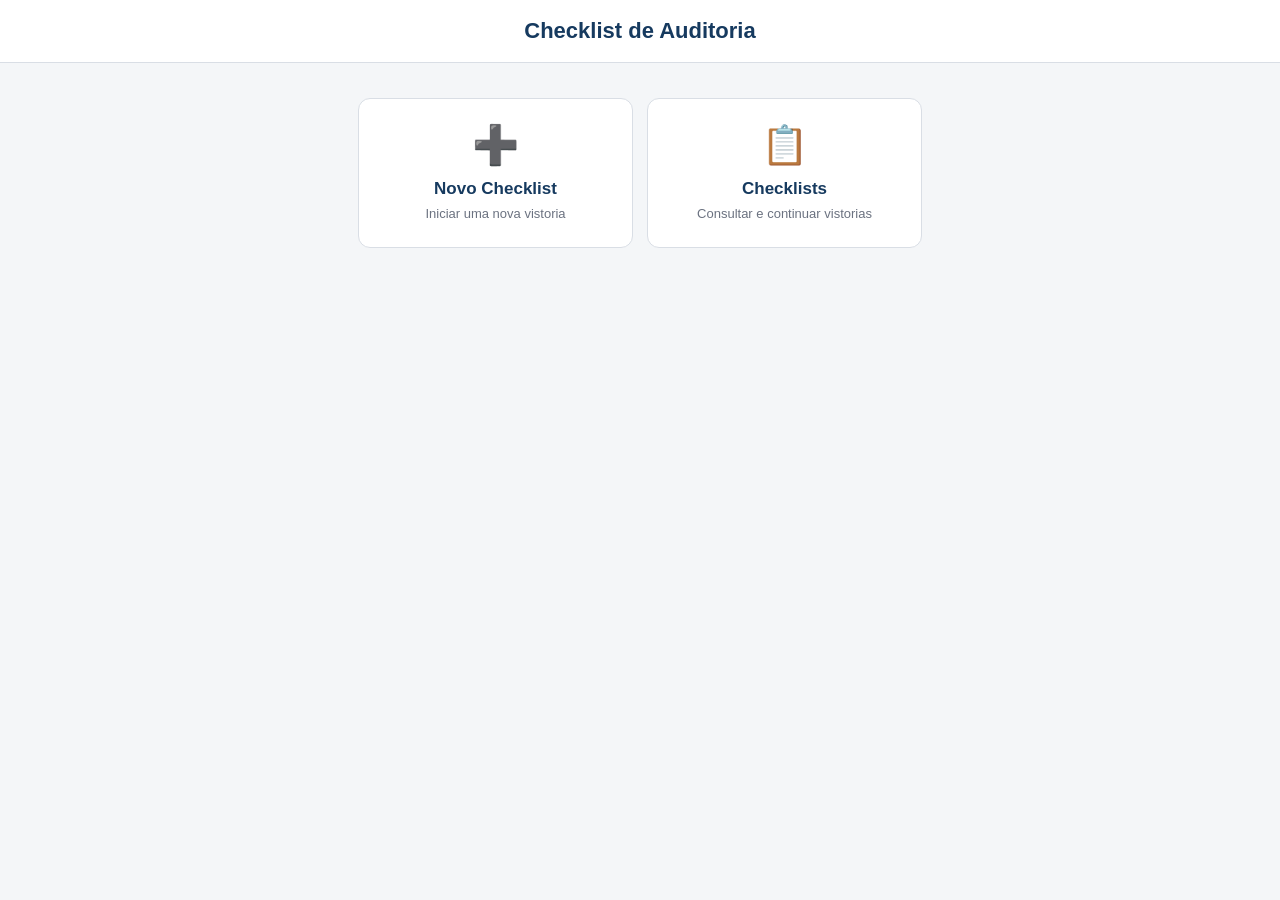
<file: home.html>
<!DOCTYPE html>
<html lang="pt-BR">

<head>

  <meta charset="UTF-8">

  <meta
    name="viewport"
    content="width=device-width, initial-scale=1.0"
  >

  <title>Checklist de Auditoria</title>

  <style>

    * {
      box-sizing: border-box;
    }

    body {
      margin: 0;
      min-height: 100vh;

      font-family:
        Arial,
        Helvetica,
        sans-serif;

      background: #f4f6f8;

      color: #1f2937;
    }


    /* =========================================
       CABEÇALHO
    ========================================= */

    .topo {

      background: #ffffff;

      border-bottom:
        1px solid #d9dee5;

      padding:
        18px 20px;

      text-align: center;
    }


    .topo h1 {

      margin: 0;

      font-size: 22px;

      color: #163a5f;
    }


    .topo p {

      margin:
        5px 0 0;

      font-size: 14px;

      color: #6b7280;
    }


    /* =========================================
       CONTEÚDO
    ========================================= */

    .container {

      width: 100%;

      max-width: 600px;

      margin:
        0 auto;

      padding:
        35px 18px;
    }


    .titulo {

      margin-bottom:
        22px;
    }


    .titulo h2 {

      margin:
        0 0 6px;

      font-size:
        21px;
    }


    .titulo p {

      margin: 0;

      color: #6b7280;

      font-size:
        14px;

      line-height:
        1.5;
    }


    /* =========================================
       OPÇÕES
    ========================================= */

    .menu {

      display: grid;

      grid-template-columns:
        repeat(2, minmax(0, 1fr));

      gap: 14px;
    }


    .menu-card {

      min-height:
        150px;

      border:
        1px solid #d9dee5;

      border-radius:
        12px;

      background:
        #ffffff;

      padding:
        22px 16px;

      display: flex;

      flex-direction:
        column;

      align-items:
        center;

      justify-content:
        center;

      text-align:
        center;

      cursor:
        pointer;

      text-decoration:
        none;

      color:
        #1f2937;

      transition:
        transform .15s ease,
        box-shadow .15s ease;
    }


    .menu-card:active {

      transform:
        scale(.98);
    }


    .menu-card:hover {

      box-shadow:
        0 5px 16px
        rgba(0, 0, 0, .08);
    }


    .menu-icon {

      font-size:
        38px;

      margin-bottom:
        12px;
    }


    .menu-card strong {

      display:
        block;

      font-size:
        17px;

      color:
        #163a5f;

      margin-bottom:
        6px;
    }


    .menu-card span {

      font-size:
        13px;

      color:
        #6b7280;

      line-height:
        1.4;
    }


    /* =========================================
       MOBILE
    ========================================= */

    @media
    (max-width: 480px) {

      .container {

        padding:
          28px 16px;
      }


      .menu {

        grid-template-columns:
          1fr;
      }


      .menu-card {

        min-height:
          125px;
      }
    }

  </style>

</head>


<body>


  <!-- ========================================
       CABEÇALHO
  ========================================= -->

  <header class="topo">

    <h1>
      Checklist de Auditoria
    </h1>


  </header>



  <!-- ========================================
       CONTEÚDO
  ========================================= -->

  <main class="container">


    <section class="menu">


      <!-- NOVO CHECKLIST -->

      <a
        href="novo-checklist.html"
        class="menu-card"
      >

        <div class="menu-icon">
          ➕
        </div>

        <strong>
          Novo Checklist
        </strong>

        <span>
          Iniciar uma nova vistoria
        </span>

      </a>



      <!-- CHECKLISTS -->

      <a
        href="checklists.html"
        class="menu-card"
      >

        <div class="menu-icon">
          📋
        </div>

        <strong>
          Checklists
        </strong>

        <span>
          Consultar e continuar vistorias
        </span>

      </a>


    </section>


  </main>


</body>

</html>
</file>
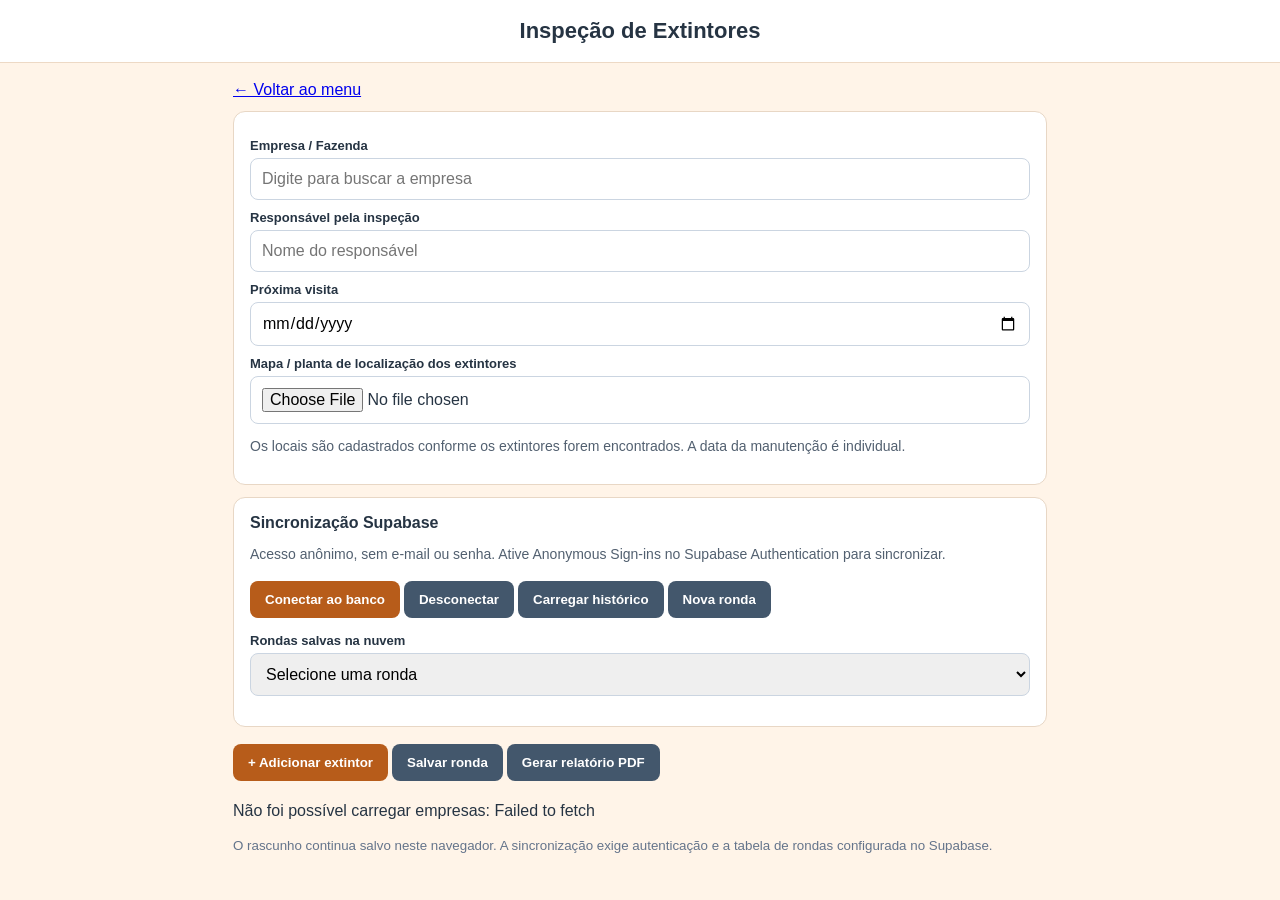
<file: inspecao-extintores.html>
<!DOCTYPE html><html lang="pt-BR"><head><meta charset="utf-8"><meta name="viewport" content="width=device-width,initial-scale=1"><title>Inspeção de Extintores</title><style>
*{box-sizing:border-box}body{font-family:Arial,sans-serif;background:#fff4e8;color:#263443;margin:0}header{background:#fff;padding:18px;text-align:center;border-bottom:1px solid #edd9c5}h1{font-size:22px;margin:0}main{max-width:850px;margin:auto;padding:18px}.card{background:#fff;border:1px solid #e8d7c5;border-radius:12px;padding:16px;margin:12px 0}label{display:block;font-size:13px;font-weight:bold;margin:10px 0 5px}input,select,textarea{width:100%;padding:11px;border:1px solid #cbd5e1;border-radius:8px;font:inherit}button{padding:11px 15px;border:0;border-radius:8px;background:#b75c1a;color:white;font-weight:bold;cursor:pointer;margin:5px 4px 5px 0}.secondary{background:#43576c}.danger{background:#9c3030}.item{padding:12px 0;border-bottom:1px solid #eee}.item strong{display:block;margin-bottom:8px}.options{display:flex;gap:8px;flex-wrap:wrap}.options label{margin:0;font-weight:normal;display:flex;align-items:center;gap:4px}.options input{width:auto}.grid{display:grid;grid-template-columns:1fr 1fr;gap:12px}@media(max-width:600px){.grid{grid-template-columns:1fr}}small{color:#64748b}.summary{font-size:14px;color:#526070}.sugestoes{border:1px solid #ddd;border-radius:8px;max-height:220px;overflow:auto}.sugestoes:empty{display:none}.sugestoes button{display:block;width:100%;text-align:left;background:white;color:#263443;border-bottom:1px solid #eee;margin:0;border-radius:0;font-weight:normal}</style></head><body><header><h1>Inspeção de Extintores</h1></header><main><a href="index.html">← Voltar ao menu</a><div class="card"><label>Empresa / Fazenda</label><input id="empresa" placeholder="Digite para buscar a empresa" autocomplete="off"><input id="empresa-id" type="hidden"><div id="empresa-sugestoes" class="sugestoes"></div><label for="responsavel">Responsável pela inspeção</label><input id="responsavel" placeholder="Nome do responsável" autocomplete="off"><label for="proxima-visita">Próxima visita</label><input id="proxima-visita" type="date"><label for="mapa-upload">Mapa / planta de localização dos extintores</label><input id="mapa-upload" type="file" accept="image/*"><div id="mapa-preview"></div><button id="remover-mapa" type="button" class="secondary" style="display:none">Remover mapa</button><p class="summary">Os locais são cadastrados conforme os extintores forem encontrados. A data da manutenção é individual.</p></div><div class="card"><strong>Sincronização Supabase</strong><p class="summary">Acesso anônimo, sem e-mail ou senha. Ative Anonymous Sign-ins no Supabase Authentication para sincronizar.</p><button id="entrar" type="button">Conectar ao banco</button><button id="sair" type="button" class="secondary">Desconectar</button><button id="historico" type="button" class="secondary">Carregar histórico</button><button id="nova-ronda" type="button" class="secondary">Nova ronda</button><label>Rondas salvas na nuvem</label><select id="rondas"><option value="">Selecione uma ronda</option></select><p id="sync-status" class="summary" role="status"></p></div><div id="lista"></div><button id="adicionar">+ Adicionar extintor</button><button class="secondary" id="salvar">Salvar ronda</button><button class="secondary" id="relatorio" type="button">Gerar relatório PDF</button><p id="aviso" role="status"></p><small>O rascunho continua salvo neste navegador. A sincronização exige autenticação e a tabela de rondas configurada no Supabase.</small></main><script>
const CHAVE='checklist_extintores_ronda_v1';
const perguntas=['Extintor instalado no local previsto?','Acesso livre e desobstruído?','Sinalização visível e adequada?','Altura e instalação adequadas?','Adequado à classe de incêndio?','Lacre e dispositivo de segurança íntegros?','Manômetro na faixa de operação (quando existente)?','Mangueira, bico e componentes íntegros?','Cilindro sem corrosão, danos ou vazamento aparente?','Rótulo e instruções legíveis?','Etiqueta de manutenção legível?','Manutenção dentro do prazo aplicável?','Identificação e rastreabilidade disponíveis?','Condições gerais adequadas?'];
const medidasCorretivas=[
'Instalar ou reposicionar o extintor no local definido no projeto de segurança contra incêndio, garantindo sua identificação e acesso.',
'Desobstruir imediatamente o acesso ao extintor e manter a área livre de materiais e equipamentos.',
'Instalar ou substituir a sinalização de identificação do extintor, garantindo visibilidade conforme projeto e normas aplicáveis.',
'Corrigir a fixação e a altura de instalação do extintor conforme as exigências técnicas aplicáveis.',
'Conferir a classe de risco do ambiente e substituir ou adequar o agente extintor à classe de incêndio prevista no projeto.',
'Retirar o extintor de uso e encaminhar para inspeção/manutenção por empresa habilitada; substituir provisoriamente por unidade adequada.',
'Encaminhar o extintor para avaliação técnica da pressão e manutenção, substituindo-o por unidade apta enquanto estiver indisponível.',
'Providenciar inspeção e substituição ou reparo dos componentes danificados por empresa de manutenção habilitada.',
'Retirar o extintor de uso e encaminhar para avaliação técnica de corrosão, danos ou vazamentos; providenciar substituição quando necessário.',
'Substituir ou regularizar o rótulo e as instruções de operação para assegurar leitura e identificação adequadas.',
'Regularizar a etiqueta de manutenção e a identificação do serviço realizado junto à empresa responsável.',
'Encaminhar o extintor para inspeção/manutenção conforme o prazo e as condições aplicáveis, disponibilizando unidade substituta durante o serviço.',
'Regularizar o número de identificação e os registros de rastreabilidade do extintor, conferindo os dados com o controle de manutenção.',
'Corrigir as irregularidades identificadas, solicitar avaliação técnica quando necessária e manter extintor adequado disponível no local.'
];
let dados={empresa:'',empresa_id:'',extintores:[]};try{const salvo=JSON.parse(localStorage.getItem(CHAVE));if(salvo&&Array.isArray(salvo.extintores))dados=salvo}catch(e){}
const lista=document.getElementById('lista'),empresa=document.getElementById('empresa');empresa.value=dados.empresa;document.getElementById('responsavel').value=dados.responsavel||'';document.getElementById('proxima-visita').value=dados.proxima_visita||'';const empresaId=document.getElementById('empresa-id'),sugestoes=document.getElementById('empresa-sugestoes');empresaId.value=dados.empresa_id||'';let empresas=[],locaisCadastrados=[];async function carregarLocais(){try{const r=await fetch('https://uofnninqxnsvaemxpwhh.supabase.co/rest/v1/checklist_locais?select=id,nome&ativo=eq.true&order=nome.asc',{headers:{apikey:'sb_publishable_kCX0kt1EFYYL0sR3zQHDzg_6rLVRJQ8',Authorization:'Bearer sb_publishable_kCX0kt1EFYYL0sR3zQHDzg_6rLVRJQ8'}});if(!r.ok)throw new Error('HTTP '+r.status);locaisCadastrados=await r.json()}catch(e){document.getElementById('aviso').textContent='Erro ao carregar locais: '+e.message}}carregarLocais();const normalizar=t=>String(t||'').normalize('NFD').replace(/[\u0300-\u036f]/g,'').toLowerCase();async function carregarEmpresas(){try{const r=await fetch('https://uofnninqxnsvaemxpwhh.supabase.co/rest/v1/empresas?select=id,nome&ativo=eq.true&order=nome.asc',{headers:{apikey:'sb_publishable_kCX0kt1EFYYL0sR3zQHDzg_6rLVRJQ8',Authorization:'Bearer sb_publishable_kCX0kt1EFYYL0sR3zQHDzg_6rLVRJQ8'}});if(!r.ok)throw new Error('HTTP '+r.status);empresas=await r.json();empresa.placeholder='Digite o nome da empresa';}catch(e){document.getElementById('aviso').textContent='Não foi possível carregar empresas: '+e.message}}function sugerir(){empresaId.value='';sugestoes.replaceChildren();const q=normalizar(empresa.value.trim());if(!q)return;empresas.filter(e=>normalizar(e.nome).includes(q)).slice(0,20).forEach(e=>{const b=document.createElement('button');b.type='button';b.textContent=e.nome;b.onclick=()=>{empresa.value=e.nome;empresaId.value=e.id;sugestoes.replaceChildren()};sugestoes.append(b)});if(!sugestoes.children.length)sugestoes.textContent='Nenhuma empresa encontrada.'}empresa.addEventListener('input',sugerir);carregarEmpresas();
async function reduzirFoto(arquivo){
 return new Promise((resolve,reject)=>{
  const img=new Image(),url=URL.createObjectURL(arquivo);
  img.onload=()=>{try{const max=1100,escala=Math.min(1,max/Math.max(img.width,img.height)),canvas=document.createElement('canvas');canvas.width=Math.round(img.width*escala);canvas.height=Math.round(img.height*escala);canvas.getContext('2d').drawImage(img,0,0,canvas.width,canvas.height);resolve(canvas.toDataURL('image/jpeg',0.65))}catch(e){reject(e)}finally{URL.revokeObjectURL(url)}};
  img.onerror=()=>{URL.revokeObjectURL(url);reject(Error('Imagem inválida'))};img.src=url;
 })
}
function exibirMapa(){
 const area=document.getElementById('mapa-preview'),remover=document.getElementById('remover-mapa');
 area.replaceChildren();
 const imagem=dados.mapa_imagem;
 remover.style.display=typeof imagem==='string'&&imagem.startsWith('data:image/')?'inline-block':'none';
 if(remover.style.display!=='none'){const img=document.createElement('img');img.src=imagem;img.alt='Prévia do mapa de extintores';img.style.cssText='display:block;max-width:100%;max-height:350px;object-fit:contain;margin-top:10px;border:1px solid #ddd;border-radius:8px';area.append(img)}
}
document.getElementById('mapa-upload').onchange=async ev=>{
 const arquivo=ev.target.files?.[0];if(!arquivo)return;
 try{if(!arquivo.type.startsWith('image/'))throw Error('Selecione uma imagem do mapa.');dados.mapa_imagem=await reduzirFoto(arquivo);exibirMapa();document.getElementById('aviso').textContent='Mapa anexado. Clique em Salvar ronda para preservar a alteração.'}catch(e){document.getElementById('aviso').textContent='Erro ao anexar mapa: '+e.message}finally{ev.target.value=''}
};
document.getElementById('remover-mapa').onclick=()=>{delete dados.mapa_imagem;exibirMapa()};
document.getElementById('responsavel').oninput=ev=>{dados.responsavel=ev.target.value};
function novo(){return {id:crypto.randomUUID(),local:'',tipo:'',capacidade:'',serie:'',manutencao:'',respostas:Object.fromEntries(perguntas.map((_,i)=>[i,'C'])),observacao:''}}
function render(){lista.replaceChildren();dados.extintores.forEach((e,i)=>{const card=document.createElement('section');card.className='card';const h=document.createElement('h2');h.textContent='EXT-'+String(i+1).padStart(3,'0');card.append(h);const grid=document.createElement('div');grid.className='grid';card.append(grid);
function campo(nome,chave,tipo='text'){const wrap=document.createElement('div'),label=document.createElement('label'),input=document.createElement('input');label.textContent=nome;input.type=tipo;input.value=e[chave]||'';input.addEventListener('input',()=>{e[chave]=input.value});wrap.append(label,input);grid.append(wrap)}
const localWrap=document.createElement('div'),localLabel=document.createElement('label'),localInput=document.createElement('input'),localLista=document.createElement('div');localLabel.textContent='Local / Setor';localInput.value=e.local||'';localInput.placeholder='Digite para buscar ou informar novo local';localLista.className='sugestoes';localWrap.append(localLabel,localInput,localLista);grid.append(localWrap);function buscarLocal(){e.local=localInput.value;e.local_mestre_id=null;localLista.replaceChildren();const q=normalizar(localInput.value.trim());if(!q)return;locaisCadastrados.filter(l=>normalizar(l.nome).includes(q)).slice(0,15).forEach(l=>{const b=document.createElement('button');b.type='button';b.textContent=l.nome;b.onclick=()=>{localInput.value=l.nome;e.local=l.nome;e.local_mestre_id=l.id;localLista.replaceChildren()};localLista.append(b)})}localInput.addEventListener('input',buscarLocal);campo('Tipo de extintor','tipo');campo('Capacidade','capacidade');campo('Número de série','serie');campo('Data da manutenção','manutencao','date');
perguntas.forEach((p,j)=>{e.respostas=e.respostas||{};if(e.respostas[j]===undefined||e.respostas[j]===null||e.respostas[j]==='')e.respostas[j]='C';const div=document.createElement('div');div.className='item';const strong=document.createElement('strong');strong.textContent=(j+1)+'. '+p;div.append(strong);const options=document.createElement('div');options.className='options';['C','NC','P','NA'].forEach(v=>{const lab=document.createElement('label'),radio=document.createElement('input');radio.type='radio';radio.name=e.id+'-'+j;radio.value=v;radio.checked=e.respostas[j]===v;radio.addEventListener('change',()=>{e.respostas[j]=v;if(v==='NC'){e.detalhes=e.detalhes||{};e.detalhes[j]=e.detalhes[j]||{};if(!e.detalhes[j].recomendacao)e.detalhes[j].recomendacao=medidasCorretivas[j]}render()});lab.append(radio,document.createTextNode(v));options.append(lab)});div.append(options);
if(e.respostas[j]==='NC'){
 e.detalhes=e.detalhes||{};e.detalhes[j]=e.detalhes[j]||{};
 const det=e.detalhes[j];
 if(!det.recomendacao)det.recomendacao=medidasCorretivas[j];
 const titulo=document.createElement('label');titulo.textContent='Constatação da não conformidade';
 const obs=document.createElement('textarea');obs.rows=2;obs.value=det.observacao||'';obs.placeholder='Descreva a irregularidade encontrada';obs.oninput=()=>det.observacao=obs.value;
 const tituloRec=document.createElement('label');tituloRec.textContent='Medida corretiva recomendada';
 const rec=document.createElement('textarea');rec.rows=3;rec.value=det.recomendacao;rec.oninput=()=>det.recomendacao=rec.value;
 div.append(titulo,obs,tituloRec,rec);
 const fotosTitulo=document.createElement('label');fotosTitulo.textContent='Fotos da não conformidade (até 3)';
 const fotosInput=document.createElement('input');fotosInput.type='file';fotosInput.accept='image/*';fotosInput.multiple=true;
 const fotosPreview=document.createElement('div');fotosPreview.style.cssText='display:flex;gap:8px;flex-wrap:wrap;margin-top:8px';
 function mostrarFotos(){
  fotosPreview.replaceChildren();
  (det.fotos||[]).forEach((foto,indice)=>{const bloco=document.createElement('div');bloco.style.cssText='width:110px;display:flex;flex-direction:column;gap:4px';const img=document.createElement('img');img.src=foto;img.alt='Foto '+(indice+1);img.style.cssText='width:110px;height:95px;object-fit:contain;border:1px solid #ddd;border-radius:6px';const excluir=document.createElement('button');excluir.type='button';excluir.className='danger';excluir.textContent='Remover';excluir.onclick=()=>{det.fotos.splice(indice,1);mostrarFotos()};bloco.append(img,excluir);fotosPreview.append(bloco)})
 }
 fotosInput.onchange=async()=>{const arquivos=Array.from(fotosInput.files||[]);det.fotos=det.fotos||[];if(arquivos.length+det.fotos.length>3){alert('Máximo de 3 fotos por não conformidade.');fotosInput.value='';return}
  try{const convertidas=await Promise.all(arquivos.map(reduzirFoto));det.fotos.push(...convertidas);mostrarFotos()}catch(erro){alert('Falha ao adicionar foto: '+erro.message)}finally{fotosInput.value=''}
 };
 div.append(fotosTitulo,fotosInput,fotosPreview);mostrarFotos();
}
card.append(div)});
const lab=document.createElement('label');lab.textContent='Observações';const area=document.createElement('textarea');area.rows=3;area.value=e.observacao||'';area.addEventListener('input',()=>e.observacao=area.value);card.append(lab,area);const remove=document.createElement('button');remove.className='danger';remove.textContent='Excluir extintor';remove.onclick=()=>{if(confirm('Excluir este extintor da ronda?')){dados.extintores.splice(i,1);render()}};card.append(remove);lista.append(card)})}
function coletar(){dados.proxima_visita=document.getElementById('proxima-visita').value;dados.responsavel=document.getElementById('responsavel').value.trim();dados.empresa=empresa.value.trim();dados.empresa_id=empresaId.value;return dados}
document.getElementById('adicionar').onclick=()=>{dados.extintores.push(novo());render()};
const SUPA='https://uofnninqxnsvaemxpwhh.supabase.co',API_KEY='sb_publishable_kCX0kt1EFYYL0sR3zQHDzg_6rLVRJQ8',SESSION_KEY='checklist_extintores_auth_v1';
let sessao=null;try{sessao=JSON.parse(localStorage.getItem(SESSION_KEY)||'null')}catch(e){}
const syncStatus=document.getElementById('sync-status');
function mensagemSync(m){syncStatus.textContent=m}
async function api(path,options={}){if(!sessao?.access_token)throw Error('Entre com sua conta para sincronizar.');const headers={apikey:API_KEY,Authorization:'Bearer '+sessao.access_token,...options.headers};const r=await fetch(SUPA+path,{...options,headers});if(!r.ok){let msg=await r.text();if(r.status===401){sessao=null;localStorage.removeItem(SESSION_KEY)}throw Error('HTTP '+r.status+': '+msg.slice(0,200))}return r.status===204?null:r.json()}
async function entrar(){try{const r=await fetch(SUPA+'/auth/v1/signup',{method:'POST',headers:{apikey:API_KEY,'Content-Type':'application/json'},body:JSON.stringify({data:{}})});const j=await r.json();if(!r.ok||!j.access_token||!j.user?.id)throw Error(j.msg||j.error_description||j.message||'Habilite Anonymous Sign-ins em Authentication > Providers no Supabase');sessao={access_token:j.access_token,refresh_token:j.refresh_token,user_id:j.user.id};localStorage.setItem(SESSION_KEY,JSON.stringify(sessao));mensagemSync('Conectado ao banco neste dispositivo.');await historico()}catch(e){mensagemSync('Não foi possível conectar: '+e.message)}}
document.getElementById('entrar').onclick=entrar;
document.getElementById('sair').onclick=()=>{sessao=null;localStorage.removeItem(SESSION_KEY);mensagemSync('Sessão encerrada.')};
async function historico(){try{const rows=await api('/rest/v1/checklist_extintores_rondas?select=id,empresa_nome,data_inspecao&order=data_inspecao.desc&limit=100');const select=document.getElementById('rondas');select.replaceChildren(new Option('Selecione uma ronda',''));rows.forEach(x=>select.add(new Option(new Date(x.data_inspecao).toLocaleString('pt-BR')+' | '+x.empresa_nome,x.id)));mensagemSync(rows.length+' ronda(s) disponível(is) na nuvem.')}catch(e){mensagemSync('Histórico indisponível: '+e.message)}}
document.getElementById('historico').onclick=historico;
document.getElementById('nova-ronda').onclick=()=>{if(!confirm('Iniciar nova ronda? O rascunho atual será substituído neste navegador.'))return;dados={empresa:empresa.value.trim(),empresa_id:empresaId.value,responsavel:document.getElementById('responsavel').value.trim(),proxima_visita:document.getElementById('proxima-visita').value,extintores:[]};exibirMapa();localStorage.setItem(CHAVE,JSON.stringify(dados));render();mensagemSync('Nova ronda iniciada. A anterior permanece no banco se foi sincronizada.')};
document.getElementById('rondas').onchange=async ev=>{if(!ev.target.value)return;try{const rows=await api('/rest/v1/checklist_extintores_rondas?id=eq.'+encodeURIComponent(ev.target.value)+'&select=id,dados&limit=1');if(!rows.length)throw Error('Ronda não encontrada');dados=rows[0].dados;dados.ronda_id=rows[0].id;empresa.value=dados.empresa||'';document.getElementById('responsavel').value=dados.responsavel||'';document.getElementById('proxima-visita').value=dados.proxima_visita||'';exibirMapa();empresaId.value=dados.empresa_id||'';localStorage.setItem(CHAVE,JSON.stringify(dados));render();mensagemSync('Ronda carregada.')}catch(e){mensagemSync('Erro ao abrir ronda: '+e.message)}};
async function salvarNuvem(){if(!empresaId.value)throw Error('Selecione uma empresa da lista.');const d=coletar();localStorage.setItem(CHAVE,JSON.stringify(d));const id=d.ronda_id||crypto.randomUUID();const payload={id,usuario_id:sessao.user_id,empresa_id:d.empresa_id,empresa_nome:d.empresa,dados:{...d,ronda_id:id},atualizado_em:new Date().toISOString()};await api('/rest/v1/checklist_extintores_rondas?on_conflict=id',{method:'POST',headers:{'Content-Type':'application/json',Prefer:'resolution=merge-duplicates,return=representation'},body:JSON.stringify(payload)});dados.ronda_id=id;localStorage.setItem(CHAVE,JSON.stringify(dados));mensagemSync('Ronda sincronizada com o Supabase.');await historico()}
document.getElementById('salvar').onclick=async()=>{const aviso=document.getElementById('aviso');if(!empresaId.value){aviso.textContent='Selecione uma empresa da lista.';return}try{localStorage.setItem(CHAVE,JSON.stringify(coletar()));aviso.textContent='Rascunho salvo neste navegador.';if(sessao?.access_token){await salvarNuvem();aviso.textContent='Ronda salva no navegador e no Supabase.'}else mensagemSync('Para salvar no banco, entre com sua conta.')}catch(e){aviso.textContent='Rascunho local preservado. Falha na sincronização: '+e.message}};
document.getElementById('relatorio').onclick=()=>{if(!empresaId.value){document.getElementById('aviso').textContent='Selecione uma empresa da lista.';return}try{localStorage.setItem(CHAVE,JSON.stringify(coletar()));location.href='relatorio-extintores.html'}catch(e){document.getElementById('aviso').textContent='Não foi possível preparar o relatório: '+e.message}};
exibirMapa();render();
</script></body></html>
</file>
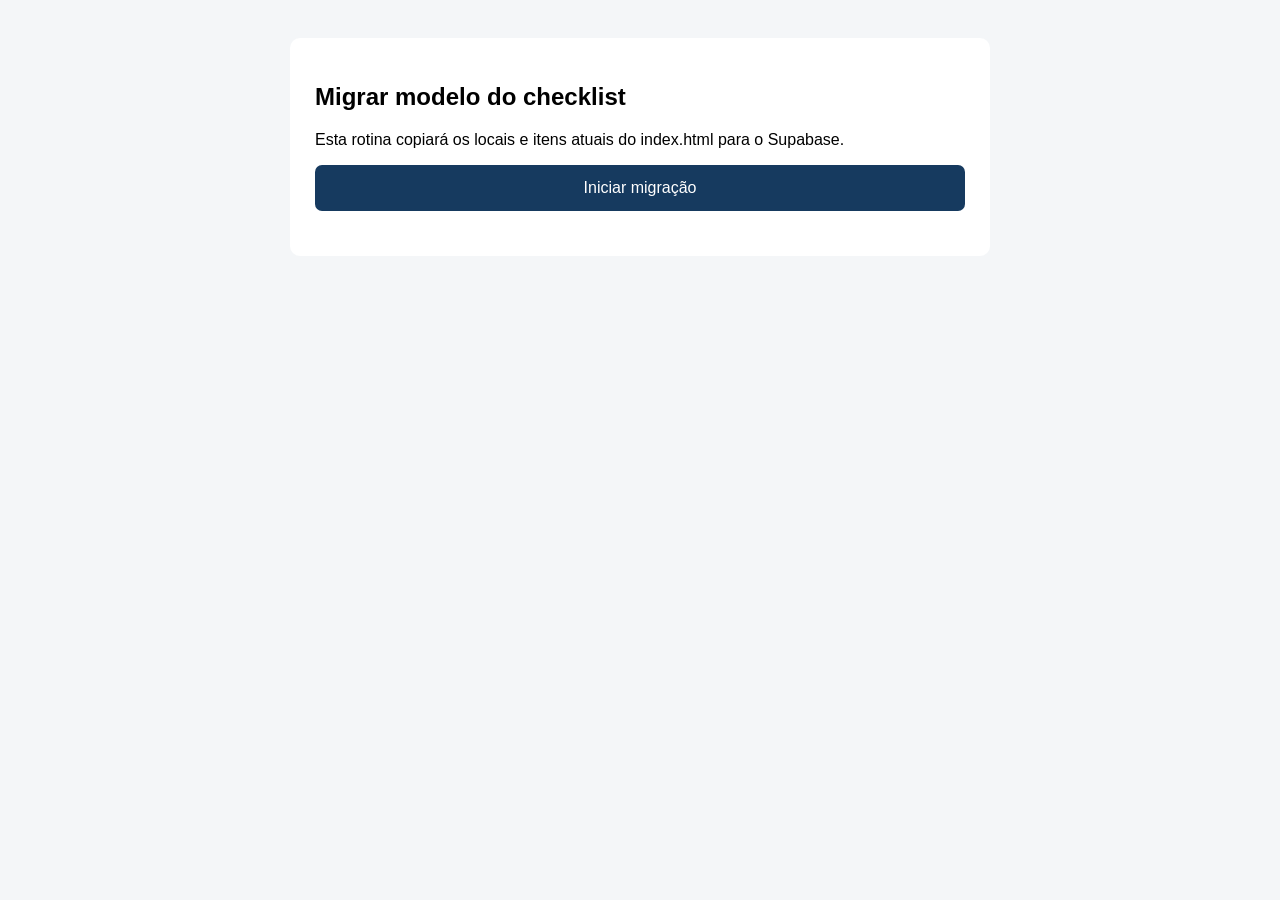
<file: migrar-modelo.html>
<!DOCTYPE html>
<html lang="pt-BR">

<head>
  <meta charset="UTF-8">
  <meta
    name="viewport"
    content="width=device-width, initial-scale=1.0"
  >

  <title>Migrar Checklist</title>

  <style>
    body {
      font-family: Arial, sans-serif;
      padding: 30px;
      background: #f4f6f8;
    }

    .box {
      max-width: 650px;
      margin: auto;
      background: white;
      padding: 25px;
      border-radius: 10px;
    }

    button {
      width: 100%;
      height: 46px;
      border: 0;
      border-radius: 7px;
      background: #163a5f;
      color: white;
      font-size: 16px;
      cursor: pointer;
    }

    #resultado {
      margin-top: 20px;
      white-space: pre-wrap;
      line-height: 1.6;
    }
  </style>
</head>


<body>

<div class="box">

  <h2>
    Migrar modelo do checklist
  </h2>

  <p>
    Esta rotina copiará os locais e itens atuais
    do index.html para o Supabase.
  </p>

  <button id="btn-migrar">
    Iniciar migração
  </button>

  <div id="resultado"></div>

</div>


<script>

const SUPABASE_URL =
  'https://uofnninqxnsvaemxpwhh.supabase.co';

const SUPABASE_KEY =
  'sb_publishable_kCX0kt1EFYYL0sR3zQHDzg_6rLVRJQ8';


const resultado =
  document.getElementById(
    'resultado'
  );


function log(texto) {

  resultado.textContent +=
    texto + '\n';
}


// =============================================
// HEADERS
// =============================================

function headers(
  prefer = 'return=representation'
) {

  return {

    apikey:
      SUPABASE_KEY,

    Authorization:
      'Bearer ' +
      SUPABASE_KEY,

    'Content-Type':
      'application/json',

    Prefer:
      prefer
  };
}


// =============================================
// LER INITIALDATA DO INDEX
// =============================================

async function carregarInitialData() {

  const resposta =
    await fetch(
      'index.html?' +
      Date.now()
    );


  if (!resposta.ok) {

    throw new Error(
      'Não foi possível ler index.html.'
    );
  }


  const html =
    await resposta.text();


  const inicioTexto =
    'const initialData = [';


  const inicio =
    html.indexOf(
      inicioTexto
    );


  if (inicio === -1) {

    throw new Error(
      'initialData não encontrado no index.html.'
    );
  }


  const inicioArray =
    inicio +
    inicioTexto.length;


  const fim =
    html.indexOf(
      '];',
      inicioArray
    );


  if (fim === -1) {

    throw new Error(
      'Final do initialData não encontrado.'
    );
  }


  const conteudo =
    html.substring(
      inicioArray,
      fim
    );


  const dados =
    Function(
      '"use strict"; return [' +
      conteudo +
      '];'
    )();


  return dados;
}


// =============================================
// LIMPAR MODELO
// =============================================

async function limparModelo() {

  log(
    'Limpando modelo anterior...'
  );


  let resposta =
    await fetch(
      `${SUPABASE_URL}/rest/v1/checklist_modelo_itens?id=not.is.null`,
      {
        method: 'DELETE',
        headers:
          headers(
            'return=minimal'
          )
      }
    );


  if (!resposta.ok) {

    throw new Error(
      'Erro ao limpar checklist_modelo_itens:\n' +
      await resposta.text()
    );
  }


  resposta =
    await fetch(
      `${SUPABASE_URL}/rest/v1/checklist_locais?id=not.is.null`,
      {
        method: 'DELETE',
        headers:
          headers(
            'return=minimal'
          )
      }
    );


  if (!resposta.ok) {

    throw new Error(
      'Erro ao limpar checklist_locais:\n' +
      await resposta.text()
    );
  }
}


// =============================================
// CRIAR LOCAIS
// =============================================

async function criarLocais(
  dados
) {

  const nomes =
    [
      ...new Set(
        dados.map(
          x => x.setor.trim()
        )
      )
    ];


  nomes.sort(
    (a, b) =>
      a.localeCompare(
        b,
        'pt-BR',
        {
          sensitivity:
            'base'
        }
      )
  );


  const payload =
    nomes.map(
      (nome, indice) => ({

        nome,

        ativo:
          true,

        ordem:
          indice + 1
      })
    );


  const resposta =
    await fetch(
      `${SUPABASE_URL}/rest/v1/checklist_locais`,
      {
        method: 'POST',

        headers:
          headers(),

        body:
          JSON.stringify(
            payload
          )
      }
    );


  const texto =
    await resposta.text();


  if (!resposta.ok) {

    throw new Error(
      'Erro ao criar locais:\n' +
      texto
    );
  }


  return JSON.parse(
    texto
  );
}


// =============================================
// CRIAR ITENS
// =============================================

async function criarItens(
  dados,
  locais
) {

  const mapaLocais =
    new Map();


  locais.forEach(
    local => {

      mapaLocais.set(
        local.nome,
        local.id
      );
    }
  );


  const contadores =
    {};


  const itens =
    dados.map(
      registro => {

        const localNome =
          registro.setor.trim();


        contadores[localNome] =
          (
            contadores[localNome] ||
            0
          ) + 1;


        const localId =
          mapaLocais.get(
            localNome
          );


        if (!localId) {

          throw new Error(
            'Local não encontrado: ' +
            localNome
          );
        }


        return {

          local_id:
            localId,

          item:
            registro.item,

          ativo:
            true,

          ordem:
            contadores[
              localNome
            ]
        };
      }
    );


  // divide em blocos
  // para não mandar tudo
  // numa requisição gigantesca

  const tamanhoLote =
    100;


  for (
    let inicio = 0;
    inicio < itens.length;
    inicio += tamanhoLote
  ) {

    const lote =
      itens.slice(
        inicio,
        inicio + tamanhoLote
      );


    const resposta =
      await fetch(
        `${SUPABASE_URL}/rest/v1/checklist_modelo_itens`,
        {
          method: 'POST',

          headers:
            headers(
              'return=minimal'
            ),

          body:
            JSON.stringify(
              lote
            )
        }
      );


    if (!resposta.ok) {

      throw new Error(
        'Erro ao inserir itens:\n' +
        await resposta.text()
      );
    }


    log(
      `Itens ${inicio + 1} até ` +
      `${Math.min(
        inicio + tamanhoLote,
        itens.length
      )} inseridos.`
    );
  }


  return itens.length;
}


// =============================================
// MIGRAR
// =============================================

async function migrar() {

  const botao =
    document.getElementById(
      'btn-migrar'
    );


  botao.disabled =
    true;


  resultado.textContent =
    '';


  try {

    log(
      'Lendo checklist atual...'
    );


    const dados =
      await carregarInitialData();


    log(
      `${dados.length} itens encontrados.`
    );


    await limparModelo();


    const locais =
      await criarLocais(
        dados
      );


    log(
      `${locais.length} locais criados.`
    );


    const quantidadeItens =
      await criarItens(
        dados,
        locais
      );


    log('');
    log(
      'MIGRAÇÃO CONCLUÍDA.'
    );

    log(
      `${locais.length} locais`
    );

    log(
      `${quantidadeItens} itens`
    );


  } catch (erro) {

    console.error(
      erro
    );


    log('');
    log(
      'ERRO:'
    );

    log(
      erro.message ||
      String(erro)
    );


  } finally {

    botao.disabled =
      false;
  }
}


document
  .getElementById(
    'btn-migrar'
  )
  .addEventListener(
    'click',
    migrar
  );

</script>

</body>
</html>
</file>
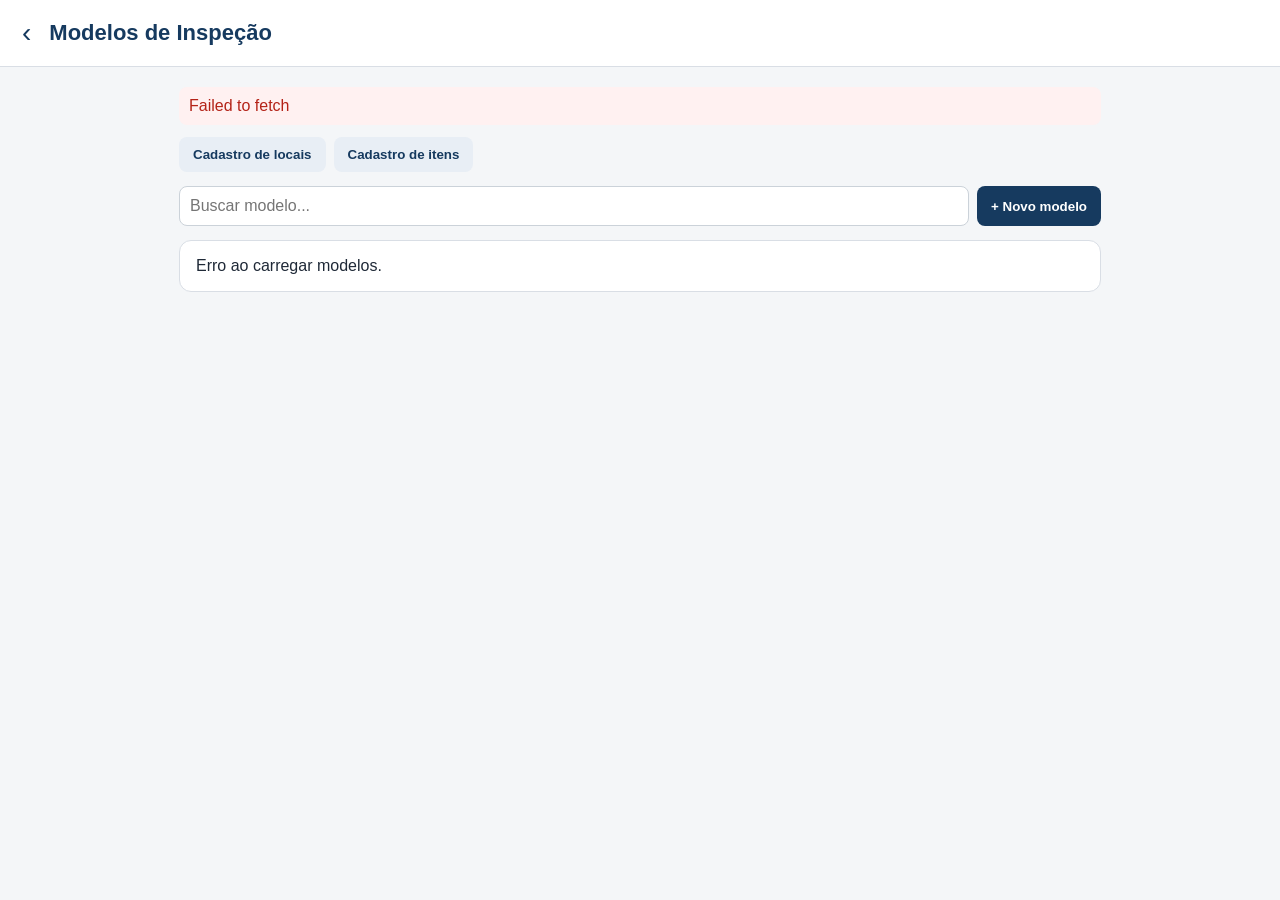
<file: modelos-inspecao.html>
<!DOCTYPE html>
<html lang="pt-BR">
<head>
  <meta charset="UTF-8">
  <meta name="viewport" content="width=device-width, initial-scale=1.0">

  <title>Modelos de Inspeção</title>

  <style>
    * {
      box-sizing: border-box;
    }

    body {
      margin: 0;
      font-family: Arial, Helvetica, sans-serif;
      background: #f4f6f8;
      color: #1f2937;
    }

    .topo {
      background: #fff;
      border-bottom: 1px solid #d9dee5;
      padding: 16px;
      display: flex;
      align-items: center;
      gap: 12px;
      position: sticky;
      top: 0;
      z-index: 20;
    }

    .voltar {
      border: 0;
      background: transparent;
      font-size: 28px;
      color: #163a5f;
      cursor: pointer;
    }

    .topo h1 {
      margin: 0;
      color: #163a5f;
      font-size: 22px;
    }

    .container {
      max-width: 950px;
      margin: 0 auto;
      padding: 20px 14px 50px;
    }

    .card {
      background: #fff;
      border: 1px solid #d9dee5;
      border-radius: 12px;
      padding: 16px;
      margin-bottom: 14px;
    }

    .grid {
      display: grid;
      grid-template-columns: 1fr 1fr;
      gap: 12px;
    }

    .campo label {
      display: block;
      margin-bottom: 6px;
      font-weight: 700;
      font-size: 13px;
    }

    input,
    textarea {
      width: 100%;
      border: 1px solid #cbd2d9;
      border-radius: 8px;
      padding: 10px;
      font: inherit;
    }

    textarea {
      min-height: 76px;
      resize: vertical;
    }

    .acoes {
      display: flex;
      flex-wrap: wrap;
      gap: 8px;
      margin-top: 12px;
    }

    .btn {
      border: 0;
      border-radius: 8px;
      padding: 10px 14px;
      background: #163a5f;
      color: #fff;
      font-weight: 700;
      cursor: pointer;
    }

    .btn:disabled {
      opacity: .6;
      cursor: not-allowed;
    }

    .btn.sec {
      background: #e8eef5;
      color: #163a5f;
    }

    .btn.light {
      background: #fff;
      color: #163a5f;
      border: 1px solid #d9dee5;
    }

    .lista {
      display: grid;
      gap: 10px;
    }

    .modelo {
      display: grid;
      grid-template-columns: 1fr auto;
      gap: 10px;
      align-items: center;
      border: 1px solid #d9dee5;
      border-radius: 10px;
      padding: 12px;
    }

    .modelo strong {
      color: #163a5f;
    }

    .meta {
      font-size: 12px;
      color: #6b7280;
      margin-top: 3px;
    }

    .mini {
      border: 1px solid #d9dee5;
      border-radius: 7px;
      background: #fff;
      color: #163a5f;
      padding: 7px 9px;
      font-weight: 700;
      cursor: pointer;
    }

    .local {
      border: 1px solid #d9dee5;
      border-radius: 10px;
      margin-bottom: 12px;
      overflow: hidden;
      background: #fff;
    }

    .local-head {
      background: #f8fafc;
      padding: 10px;
      display: flex;
      gap: 8px;
      align-items: center;
    }

    .local-titulo {
      flex: 1;
      font-weight: 700;
      color: #163a5f;
    }

    .grupo {
      display: flex;
      gap: 5px;
    }

    .icon {
      width: 36px;
      height: 36px;
      border: 1px solid #d9dee5;
      border-radius: 7px;
      background: #fff;
      cursor: pointer;
    }

    .itens {
      padding: 10px;
    }

    .item {
      display: grid;
      grid-template-columns: 1fr auto;
      gap: 8px;
      margin-bottom: 8px;
      border-bottom: 1px solid #edf0f3;
      padding-bottom: 8px;
    }

    .item:last-child {
      border-bottom: 0;
    }

    .item-texto {
      line-height: 1.4;
      padding: 7px 4px;
    }

    .add {
      width: 100%;
      border: 1px dashed #9ca3af;
      border-radius: 8px;
      background: #fff;
      color: #163a5f;
      padding: 10px;
      font-weight: 700;
      cursor: pointer;
    }

    .msg {
      display: none;
      margin-bottom: 12px;
      padding: 10px;
      border-radius: 8px;
    }

    .msg.ok {
      display: block;
      background: #ecfdf3;
      color: #166534;
    }

    .msg.erro {
      display: block;
      background: #fff1f1;
      color: #b42318;
    }

    .oculto {
      display: none !important;
    }

    .barra {
      display: flex;
      gap: 8px;
      margin-bottom: 14px;
    }

    .barra input {
      flex: 1;
    }

    .atalhos-cadastro {
      display: flex;
      gap: 8px;
      flex-wrap: wrap;
      margin-bottom: 14px;
    }

    /* MODAL */

    .modal-fundo {
      position: fixed;
      inset: 0;
      background: rgba(0, 0, 0, .45);
      display: none;
      align-items: center;
      justify-content: center;
      z-index: 100;
      padding: 14px;
    }

    .modal-fundo.aberto {
      display: flex;
    }

    .modal {
      width: 100%;
      max-width: 650px;
      max-height: 85vh;
      background: #fff;
      border-radius: 12px;
      overflow: hidden;
      display: flex;
      flex-direction: column;
    }

    .modal-topo {
      padding: 14px 16px;
      border-bottom: 1px solid #d9dee5;
      display: flex;
      align-items: center;
      gap: 10px;
    }

    .modal-topo h2 {
      margin: 0;
      flex: 1;
      color: #163a5f;
      font-size: 18px;
    }

    .modal-fechar {
      border: 0;
      background: transparent;
      font-size: 24px;
      cursor: pointer;
    }

    .modal-corpo {
      padding: 14px;
      overflow: auto;
      flex: 1;
    }

    .modal-acoes {
      padding: 12px 14px;
      border-top: 1px solid #d9dee5;
      display: flex;
      justify-content: flex-end;
      gap: 8px;
    }

    .selecao-lista {
      display: grid;
      gap: 8px;
      margin-top: 12px;
    }

    .selecao-item {
      display: flex;
      gap: 10px;
      align-items: flex-start;
      border: 1px solid #d9dee5;
      border-radius: 8px;
      padding: 10px;
      cursor: pointer;
    }

    .selecao-item:hover {
      background: #f8fafc;
    }

    .selecao-item input[type="checkbox"] {
      width: 19px;
      height: 19px;
      margin-top: 1px;
      flex: 0 0 auto;
    }

    .selecao-item span {
      line-height: 1.4;
    }

    .vazio {
      color: #6b7280;
      padding: 15px 5px;
      text-align: center;
    }

    .badge-legado {
      font-size: 11px;
      padding: 3px 6px;
      border-radius: 10px;
      background: #fff7d6;
      color: #7a5b00;
      margin-left: 6px;
      font-weight: 400;
    }

    .badge-tipo {
      display: inline-block;
      font-size: 11px;
      padding: 3px 7px;
      border-radius: 10px;
      margin-left: 6px;
      font-weight: 700;
      background: #e8eef5;
      color: #163a5f;
    }

    .selecao-grupo {
      margin-top: 14px;
      border: 1px solid #d9dee5;
      border-radius: 10px;
      overflow: hidden;
      background: #fff;
    }

    .selecao-grupo-titulo {
      padding: 10px 12px;
      background: #eef3f8;
      color: #163a5f;
      font-weight: 700;
      font-size: 13px;
    }

    .selecao-subgrupo {
      padding: 9px 10px 3px;
      color: #475569;
      font-size: 12px;
      font-weight: 700;
      text-transform: uppercase;
      letter-spacing: .03em;
    }

    .selecao-grupo .selecao-item {
      margin: 8px;
    }

    @media(max-width:650px) {
      .grid {
        grid-template-columns: 1fr;
      }

      .modelo {
        grid-template-columns: 1fr;
      }

      .barra {
        flex-direction: column;
      }

      .local-head {
        align-items: flex-start;
      }

      .item {
        grid-template-columns: 1fr;
      }

      .grupo {
        width: 100%;
      }

      .grupo .icon {
        flex: 1;
      }
    }
  </style>
</head>

<body>

<header class="topo">
  <button class="voltar" id="btn-voltar" type="button">‹</button>
  <h1>Modelos de Inspeção</h1>
</header>

<main class="container">

  <div id="msg" class="msg"></div>

  <!-- LISTAGEM -->

  <section id="lista-tela">

    <div class="atalhos-cadastro">
      <button class="btn sec" id="btn-cadastro-locais" type="button">
        Cadastro de locais
      </button>

      <button class="btn sec" id="btn-cadastro-itens" type="button">
        Cadastro de itens
      </button>
    </div>

    <div class="barra">
      <input
        id="busca"
        type="search"
        placeholder="Buscar modelo..."
      >

      <button class="btn" id="novo" type="button">
        + Novo modelo
      </button>
    </div>

    <div class="card">
      <div id="lista" class="lista">
        Carregando...
      </div>
    </div>

  </section>


  <!-- EDITOR -->

  <section id="editor" class="oculto">

    <div class="card">

      <h2 id="titulo-editor">
        Novo modelo
      </h2>

      <div class="grid">

        <div class="campo">
          <label for="nome">Nome *</label>

          <input
            id="nome"
            type="text"
            placeholder="Ex.: Inspeção de Armazém de Café"
          >
        </div>

        <div class="campo">
          <label for="categoria">Categoria</label>

          <input
            id="categoria"
            type="text"
            placeholder="Ex.: SST"
          >
        </div>

      </div>

      <div
        class="campo"
        style="margin-top:12px"
      >

        <label for="descricao">
          Descrição
        </label>

        <textarea
          id="descricao"
          placeholder="Finalidade do modelo"
        ></textarea>

      </div>

      <div class="acoes">

        <button
          class="btn sec"
          id="add-local"
          type="button"
        >
          + Adicionar locais
        </button>

      </div>

    </div>

    <div id="locais"></div>

    <div class="acoes">

      <button
        class="btn"
        id="salvar"
        type="button"
      >
        Salvar modelo
      </button>

      <button
        class="btn light"
        id="cancelar"
        type="button"
      >
        Cancelar
      </button>

    </div>

  </section>

</main>


<!-- MODAL SELEÇÃO -->

<div id="modal-fundo" class="modal-fundo">

  <div class="modal">

    <div class="modal-topo">

      <h2 id="modal-titulo">
        Selecionar
      </h2>

      <button
        class="modal-fechar"
        id="modal-fechar"
        type="button"
      >
        ×
      </button>

    </div>

    <div class="modal-corpo">

      <input
        id="modal-busca"
        type="search"
        placeholder="Buscar..."
      >

      <div
        id="modal-lista"
        class="selecao-lista"
      ></div>

    </div>

    <div class="modal-acoes">

      <button
        class="btn light"
        id="modal-cancelar"
        type="button"
      >
        Cancelar
      </button>

      <button
        class="btn"
        id="modal-aplicar"
        type="button"
      >
        Aplicar
      </button>

    </div>

  </div>

</div>


<script>

(() => {

  const SUPABASE_URL =
    'https://uofnninqxnsvaemxpwhh.supabase.co';

  const SUPABASE_KEY =
    'sb_publishable_kCX0kt1EFYYL0sR3zQHDzg_6rLVRJQ8';


  const listaTela =
    document.getElementById('lista-tela');

  const editor =
    document.getElementById('editor');

  const listaEl =
    document.getElementById('lista');

  const msgEl =
    document.getElementById('msg');

  const buscaEl =
    document.getElementById('busca');

  const nomeEl =
    document.getElementById('nome');

  const categoriaEl =
    document.getElementById('categoria');

  const descricaoEl =
    document.getElementById('descricao');

  const locaisEl =
    document.getElementById('locais');


  const modalFundo =
    document.getElementById('modal-fundo');

  const modalTitulo =
    document.getElementById('modal-titulo');

  const modalBusca =
    document.getElementById('modal-busca');

  const modalLista =
    document.getElementById('modal-lista');


  let modelos = [];

  let modeloId = null;

  let locais = [];

  let locaisMestre = [];

  let itensMestre = [];


  let modalTipo = null;

  let modalLocalIndex = null;


  function headers(prefer) {

    const h = {
      apikey: SUPABASE_KEY,
      Authorization: 'Bearer ' + SUPABASE_KEY,
      'Content-Type': 'application/json',
      Accept: 'application/json'
    };

    if (prefer) {
      h.Prefer = prefer;
    }

    return h;
  }


  async function api(path, options = {}) {

    const r = await fetch(
      SUPABASE_URL + '/rest/v1/' + path,
      {
        ...options,
        headers: {
          ...headers(options.prefer),
          ...(options.headers || {})
        }
      }
    );

    const t = await r.text();

    if (!r.ok) {
      throw new Error(
        t || ('Erro ' + r.status)
      );
    }

    if (!t) {
      return null;
    }

    try {
      return JSON.parse(t);
    } catch {
      return t;
    }
  }


  function aviso(texto, tipo = 'ok') {

    msgEl.className =
      'msg ' + tipo;

    msgEl.textContent =
      texto;

    clearTimeout(aviso.timer);

    aviso.timer = setTimeout(() => {

      msgEl.className = 'msg';
      msgEl.textContent = '';

    }, 3500);
  }


  function esc(v) {

    return String(v ?? '')
      .replaceAll('&', '&amp;')
      .replaceAll('<', '&lt;')
      .replaceAll('>', '&gt;')
      .replaceAll('"', '&quot;');
  }


  function norm(v) {

    return String(v || '')
      .normalize('NFD')
      .replace(/[\u0300-\u036f]/g, '')
      .toLowerCase()
      .trim();
  }


  async function carregarCadastros() {

    const [lr, ir] =
      await Promise.all([

        api(
          'checklist_locais' +
          '?ativo=eq.true' +
          '&select=id,nome,ordem,tipo,categoria' +
          '&order=ordem.asc.nullslast,nome.asc'
        ),

        api(
          'checklist_itens_mestre' +
          '?ativo=eq.true' +
          '&select=id,descricao' +
          '&order=descricao.asc'
        )

      ]);

    locaisMestre =
      lr || [];

    itensMestre =
      ir || [];
  }


  async function carregar() {

    try {

      await carregarCadastros();

      modelos =
        await api(
          'checklist_modelos' +
          '?select=*' +
          '&ativo=eq.true' +
          '&order=nome.asc'
        ) || [];

      renderLista();

    } catch (e) {

      console.error(e);

      listaEl.textContent =
        'Erro ao carregar modelos.';

      aviso(
        e.message,
        'erro'
      );
    }
  }


  function renderLista() {

    const q =
      norm(buscaEl.value);

    const arr =
      modelos.filter(m =>
        !q ||
        norm(m.nome).includes(q) ||
        norm(m.categoria).includes(q) ||
        norm(m.descricao).includes(q)
      );


    if (!arr.length) {

      listaEl.innerHTML =
        '<div>Nenhum modelo encontrado.</div>';

      return;
    }


    listaEl.innerHTML =
      arr.map(m => `

        <div class="modelo">

          <div>

            <strong>
              ${esc(m.nome)}
            </strong>

            <div class="meta">

              ${esc(
                m.categoria ||
                'Sem categoria'
              )}

              ${
                m.descricao
                  ? ' • ' + esc(m.descricao)
                  : ''
              }

            </div>

          </div>

          <div>

            <button
              class="mini"
              data-acao="editar"
              data-id="${m.id}"
            >
              Editar
            </button>

            <button
              class="mini"
              data-acao="duplicar"
              data-id="${m.id}"
            >
              Duplicar
            </button>

            <button
              class="mini"
              data-acao="desativar"
              data-id="${m.id}"
            >
              Desativar
            </button>

          </div>

        </div>

      `).join('');
  }


  function abrirEditor() {

    listaTela.classList.add(
      'oculto'
    );

    editor.classList.remove(
      'oculto'
    );
  }


  function abrirLista() {

    editor.classList.add(
      'oculto'
    );

    listaTela.classList.remove(
      'oculto'
    );
  }


  function novo() {

    modeloId = null;

    nomeEl.value = '';

    categoriaEl.value = '';

    descricaoEl.value = '';

    locais = [];

    document
      .getElementById('titulo-editor')
      .textContent =
        'Novo modelo';

    renderLocais();

    abrirEditor();
  }


  function mover(arr, de, para) {

    if (
      para < 0 ||
      para >= arr.length
    ) {
      return;
    }

    const [x] =
      arr.splice(de, 1);

    arr.splice(
      para,
      0,
      x
    );
  }


  function renderLocais() {

    if (!locais.length) {

      locaisEl.innerHTML = `

        <div class="card">

          Nenhum local selecionado.

          <div style="margin-top:10px">

            <button
              class="btn sec"
              type="button"
              data-acao="abrir-locais"
            >
              + Adicionar locais
            </button>

          </div>

        </div>
      `;

      return;
    }


    locaisEl.innerHTML =
      locais.map((l, li) => `

        <div
          class="local"
          data-local="${li}"
        >

          <div class="local-head">

            <div class="local-titulo">

              ${esc(l.nome)}

              ${
                !l.local_mestre_id
                  ? '<span class="badge-legado">legado</span>'
                  : (() => {
                      const mestre = locaisMestre.find(x => x.id === l.local_mestre_id);
                      return mestre?.tipo === 'equipamento'
                        ? '<span class="badge-tipo">⚙ Equipamento</span>'
                        : mestre?.tipo === 'documentacao'
                          ? '<span class="badge-tipo">📄 Documentação</span>'
                          : '<span class="badge-tipo">📍 Local</span>';
                    })()
              }

            </div>

            <div class="grupo">

              <button
                class="icon"
                data-acao="lcima"
                data-local="${li}"
                title="Mover para cima"
              >
                ↑
              </button>

              <button
                class="icon"
                data-acao="lbaixo"
                data-local="${li}"
                title="Mover para baixo"
              >
                ↓
              </button>

              <button
                class="icon"
                data-acao="lrem"
                data-local="${li}"
                title="Remover do modelo"
              >
                ×
              </button>

            </div>

          </div>


          <div class="itens">

            ${
              l.itens.length
                ? l.itens.map(
                    (it, ii) => `

                <div class="item">

                  <div class="item-texto">

                    ${esc(it.texto)}

                    ${
                      !it.item_mestre_id
                        ? '<span class="badge-legado">legado</span>'
                        : ''
                    }

                  </div>

                  <div class="grupo">

                    <button
                      class="icon"
                      data-acao="icima"
                      data-local="${li}"
                      data-item="${ii}"
                      title="Mover item para cima"
                    >
                      ↑
                    </button>

                    <button
                      class="icon"
                      data-acao="ibaixo"
                      data-local="${li}"
                      data-item="${ii}"
                      title="Mover item para baixo"
                    >
                      ↓
                    </button>

                    <button
                      class="icon"
                      data-acao="irem"
                      data-local="${li}"
                      data-item="${ii}"
                      title="Remover item do modelo"
                    >
                      ×
                    </button>

                  </div>

                </div>

              `).join('')
                : '<div class="vazio">Nenhum item selecionado neste local.</div>'
            }


            <button
              class="add"
              data-acao="selecionar-itens"
              data-local="${li}"
              type="button"
            >
              + Adicionar itens
            </button>

          </div>

        </div>

      `).join('');
  }


  async function carregarEstrutura(id) {

    const [mr, lr, ir] =
      await Promise.all([

        api(
          `checklist_modelos` +
          `?id=eq.${id}` +
          `&select=*`
        ),

        api(
          `checklist_modelo_locais` +
          `?modelo_id=eq.${id}` +
          `&ativo=eq.true` +
          `&select=*` +
          `&order=ordem.asc`
        ),

        api(
          `checklist_modelo_itens` +
          `?modelo_id=eq.${id}` +
          `&ativo=eq.true` +
          `&select=*` +
          `&order=ordem.asc`
        )

      ]);


    const m =
      mr?.[0];

    if (!m) {

      throw new Error(
        'Modelo não encontrado.'
      );
    }


    const porLocal =
      new Map();


    (ir || []).forEach(i => {

      const k =
        i.modelo_local_id;

      if (!porLocal.has(k)) {

        porLocal.set(
          k,
          []
        );
      }

      porLocal
        .get(k)
        .push({

          item_mestre_id:
            i.item_mestre_id || null,

          texto:
            i.item

        });
    });


    return {

      m,

      locais:
        (lr || []).map(l => ({

          local_mestre_id:
            l.local_mestre_id || null,

          nome:
            l.nome,

          itens:
            porLocal.get(l.id) || []

        }))

    };
  }


  async function editar(
    id,
    duplicar = false
  ) {

    try {

      const d =
        await carregarEstrutura(id);


      modeloId =
        duplicar
          ? null
          : id;


      nomeEl.value =
        duplicar
          ? d.m.nome + ' - Cópia'
          : d.m.nome;


      categoriaEl.value =
        d.m.categoria || '';


      descricaoEl.value =
        d.m.descricao || '';


      locais =
        d.locais;


      document
        .getElementById(
          'titulo-editor'
        )
        .textContent =
          duplicar
            ? 'Duplicar modelo'
            : 'Editar modelo';


      renderLocais();

      abrirEditor();

    } catch (e) {

      console.error(e);

      aviso(
        e.message,
        'erro'
      );
    }
  }


  function abrirModalLocais() {

    modalTipo =
      'locais';

    modalLocalIndex =
      null;

    modalTitulo.textContent =
      'Selecionar locais';

    modalBusca.value = '';

    renderModal();

    modalFundo.classList.add(
      'aberto'
    );

    modalBusca.focus();
  }


  function abrirModalItens(li) {

    modalTipo =
      'itens';

    modalLocalIndex =
      li;

    modalTitulo.textContent =
      'Selecionar itens';

    modalBusca.value = '';

    renderModal();

    modalFundo.classList.add(
      'aberto'
    );

    modalBusca.focus();
  }


  function fecharModal() {

    modalFundo.classList.remove(
      'aberto'
    );

    modalTipo =
      null;

    modalLocalIndex =
      null;
  }


  function renderModal() {

    const q =
      norm(modalBusca.value);


    if (modalTipo === 'locais') {

      const selecionados =
        new Set(
          locais
            .filter(l => l.local_mestre_id)
            .map(l => l.local_mestre_id)
        );


      const arr =
        locaisMestre.filter(l =>
          !q ||
          norm(l.nome).includes(q) ||
          norm(l.categoria).includes(q) ||
          norm(l.tipo).includes(q)
        );


      if (!arr.length) {

        modalLista.innerHTML =
          '<div class="vazio">Nenhum local ou equipamento encontrado.</div>';

        return;
      }


      const locaisFisicos =
        arr.filter(l => (l.tipo || 'local') === 'local');

      const equipamentos =
        arr.filter(l => l.tipo === 'equipamento');

      const documentacao =
        arr.filter(l => l.tipo === 'documentacao');

      const renderOpcoes = lista =>
        lista.map(l => `

          <label class="selecao-item">

            <input
              type="checkbox"
              value="${l.id}"
              ${selecionados.has(l.id) ? 'checked' : ''}
            >

            <span>
              ${esc(l.nome)}
            </span>

          </label>

        `).join('');

      let html = '';

      if (locaisFisicos.length) {
        html += `
          <div class="selecao-grupo">
            <div class="selecao-grupo-titulo">📍 LOCAIS / ÁREAS</div>
            ${renderOpcoes(locaisFisicos)}
          </div>
        `;
      }

      if (equipamentos.length) {
        const categorias = [...new Set(
          equipamentos.map(l => l.categoria || 'Outros equipamentos')
        )];

        html += `
          <div class="selecao-grupo">
            <div class="selecao-grupo-titulo">⚙️ EQUIPAMENTOS</div>
            ${categorias.map(cat => `
              <div class="selecao-subgrupo">${esc(cat)}</div>
              ${renderOpcoes(equipamentos.filter(l => (l.categoria || 'Outros equipamentos') === cat))}
            `).join('')}
          </div>
        `;
      }

      if (documentacao.length) {
        const categoriasDoc = [...new Set(
          documentacao.map(l => l.categoria || 'Documentação')
        )];

        html += `
          <div class="selecao-grupo">
            <div class="selecao-grupo-titulo">📄 DOCUMENTAÇÃO</div>
            ${categoriasDoc.map(cat => `
              <div class="selecao-subgrupo">${esc(cat)}</div>
              ${renderOpcoes(documentacao.filter(l => (l.categoria || 'Documentação') === cat))}
            `).join('')}
          </div>
        `;
      }

      modalLista.innerHTML = html;

      return;
    }


    if (
      modalTipo === 'itens' &&
      modalLocalIndex !== null
    ) {

      const local =
        locais[modalLocalIndex];


      const selecionados =
        new Set(
          local.itens
            .filter(i => i.item_mestre_id)
            .map(i => i.item_mestre_id)
        );


      const arr =
        itensMestre.filter(i =>
          !q ||
          norm(i.descricao).includes(q)
        );


      if (!arr.length) {

        modalLista.innerHTML =
          '<div class="vazio">Nenhum item encontrado.</div>';

        return;
      }


      modalLista.innerHTML =
        arr.map(i => `

          <label class="selecao-item">

            <input
              type="checkbox"
              value="${i.id}"
              ${selecionados.has(i.id) ? 'checked' : ''}
            >

            <span>
              ${esc(i.descricao)}
            </span>

          </label>

        `).join('');
    }
  }


  function aplicarModal() {

    const marcados =
      Array.from(
        modalLista.querySelectorAll(
          'input[type="checkbox"]:checked'
        )
      ).map(c => c.value);


    if (modalTipo === 'locais') {

      const existentesLegados =
        locais.filter(
          l => !l.local_mestre_id
        );


      const novos =
        marcados
          .map(id =>
            locaisMestre.find(
              l => l.id === id
            )
          )
          .filter(Boolean)
          .map(l => {

            const existente =
              locais.find(
                x =>
                  x.local_mestre_id === l.id
              );


            if (existente) {

              return existente;
            }


            return {

              local_mestre_id:
                l.id,

              nome:
                l.nome,

              itens:
                []

            };

          });


      locais = [
        ...existentesLegados,
        ...novos
      ];


      renderLocais();

      fecharModal();

      return;
    }


    if (
      modalTipo === 'itens' &&
      modalLocalIndex !== null
    ) {

      const local =
        locais[modalLocalIndex];


      const legados =
        local.itens.filter(
          i => !i.item_mestre_id
        );


      const novos =
        marcados
          .map(id =>
            itensMestre.find(
              i => i.id === id
            )
          )
          .filter(Boolean)
          .map(i => {

            const existente =
              local.itens.find(
                x =>
                  x.item_mestre_id === i.id
              );


            if (existente) {

              return existente;
            }


            return {

              item_mestre_id:
                i.id,

              texto:
                i.descricao

            };

          });


      local.itens = [
        ...legados,
        ...novos
      ];


      renderLocais();

      fecharModal();
    }
  }


  async function salvar() {

    if (!nomeEl.value.trim()) {

      aviso(
        'Informe o nome do modelo.',
        'erro'
      );

      return;
    }


    if (!locais.length) {

      aviso(
        'Selecione pelo menos um local.',
        'erro'
      );

      return;
    }


    for (const l of locais) {

      if (!l.itens.length) {

        aviso(
          `Selecione ao menos um item em "${l.nome}".`,
          'erro'
        );

        return;
      }
    }


    const btn =
      document.getElementById(
        'salvar'
      );


    btn.disabled = true;

    btn.textContent =
      'Salvando...';


    try {

      let id =
        modeloId;


      const dados = {

        nome:
          nomeEl.value.trim(),

        descricao:
          descricaoEl.value.trim() ||
          null,

        categoria:
          categoriaEl.value.trim() ||
          null,

        ativo:
          true,

        atualizado_em:
          new Date().toISOString()

      };


      if (id) {

        await api(
          `checklist_modelos?id=eq.${id}`,
          {
            method: 'PATCH',
            body: JSON.stringify(dados),
            prefer: 'return=minimal'
          }
        );


        await api(
          `checklist_modelo_itens` +
          `?modelo_id=eq.${id}`,
          {
            method: 'DELETE',
            prefer: 'return=minimal'
          }
        );


        await api(
          `checklist_modelo_locais` +
          `?modelo_id=eq.${id}`,
          {
            method: 'DELETE',
            prefer: 'return=minimal'
          }
        );

      } else {

        const r =
          await api(
            'checklist_modelos',
            {
              method: 'POST',
              body: JSON.stringify(dados),
              prefer: 'return=representation'
            }
          );


        id =
          r?.[0]?.id;


        if (!id) {

          throw new Error(
            'ID do modelo não retornado.'
          );
        }
      }


      for (
        let li = 0;
        li < locais.length;
        li++
      ) {

        const l =
          locais[li];


        const lr =
          await api(
            'checklist_modelo_locais',
            {
              method: 'POST',

              body: JSON.stringify({

                modelo_id:
                  id,

                local_mestre_id:
                  l.local_mestre_id ||
                  null,

                nome:
                  l.nome,

                ordem:
                  li + 1,

                ativo:
                  true

              }),

              prefer:
                'return=representation'
            }
          );


        const lid =
          lr?.[0]?.id;


        if (!lid) {

          throw new Error(
            'ID do local do modelo não retornado.'
          );
        }


        const itensPayload =
          l.itens.map(
            (it, ii) => ({

              modelo_id:
                id,

              modelo_local_id:
                lid,

              local_id:
                null,

              item_mestre_id:
                it.item_mestre_id ||
                null,

              item:
                String(
                  it.texto
                ).trim(),

              ordem:
                ii + 1,

              ativo:
                true

            })
          );


        await api(
          'checklist_modelo_itens',
          {
            method: 'POST',
            body: JSON.stringify(
              itensPayload
            ),
            prefer: 'return=minimal'
          }
        );
      }


      aviso(
        modeloId
          ? 'Modelo atualizado.'
          : 'Modelo criado.'
      );


      abrirLista();

      await carregar();

    } catch (e) {

      console.error(e);

      aviso(
        'Erro ao salvar: ' +
        e.message,
        'erro'
      );

    } finally {

      btn.disabled = false;

      btn.textContent =
        'Salvar modelo';
    }
  }


  async function desativar(id) {

    const m =
      modelos.find(
        x => x.id === id
      );


    if (!m) {
      return;
    }


    if (
      !confirm(
        `Desativar "${m.nome}"?`
      )
    ) {
      return;
    }


    try {

      await api(
        `checklist_modelos?id=eq.${id}`,
        {
          method: 'PATCH',

          body: JSON.stringify({

            ativo:
              false,

            atualizado_em:
              new Date().toISOString()

          }),

          prefer:
            'return=minimal'
        }
      );


      await carregar();

      aviso(
        'Modelo desativado.'
      );

    } catch (e) {

      aviso(
        e.message,
        'erro'
      );
    }
  }


  /* EVENTOS */


  document
    .getElementById(
      'btn-voltar'
    )
    .onclick =
      () => {

        if (
          editor.classList.contains(
            'oculto'
          )
        ) {

          location.href =
            'index.html';

        } else {

          abrirLista();
        }
      };


  document
    .getElementById(
      'btn-cadastro-locais'
    )
    .onclick =
      () => {

        location.href =
          'cadastro-locais.html';
      };


  document
    .getElementById(
      'btn-cadastro-itens'
    )
    .onclick =
      () => {

        location.href =
          'cadastro-itens.html';
      };


  document
    .getElementById(
      'novo'
    )
    .onclick =
      novo;


  document
    .getElementById(
      'add-local'
    )
    .onclick =
      abrirModalLocais;


  document
    .getElementById(
      'cancelar'
    )
    .onclick =
      abrirLista;


  document
    .getElementById(
      'salvar'
    )
    .onclick =
      salvar;


  buscaEl.oninput =
    renderLista;


  listaEl.addEventListener(
    'click',
    e => {

      const b =
        e.target.closest(
          'button[data-acao]'
        );


      if (!b) {
        return;
      }


      if (
        b.dataset.acao ===
        'editar'
      ) {

        editar(
          b.dataset.id,
          false
        );
      }


      if (
        b.dataset.acao ===
        'duplicar'
      ) {

        editar(
          b.dataset.id,
          true
        );
      }


      if (
        b.dataset.acao ===
        'desativar'
      ) {

        desativar(
          b.dataset.id
        );
      }
    }
  );


  locaisEl.addEventListener(
    'click',
    e => {

      const b =
        e.target.closest(
          'button[data-acao]'
        );


      if (!b) {
        return;
      }


      const a =
        b.dataset.acao;


      if (
        a ===
        'abrir-locais'
      ) {

        abrirModalLocais();

        return;
      }


      const li =
        Number(
          b.dataset.local
        );


      const ii =
        Number(
          b.dataset.item
        );


      if (
        a === 'lcima'
      ) {

        mover(
          locais,
          li,
          li - 1
        );
      }


      if (
        a === 'lbaixo'
      ) {

        mover(
          locais,
          li,
          li + 1
        );
      }


      if (
        a === 'lrem'
      ) {

        if (
          confirm(
            'Remover este local do modelo?'
          )
        ) {

          locais.splice(
            li,
            1
          );
        }
      }


      if (
        a ===
        'selecionar-itens'
      ) {

        abrirModalItens(
          li
        );

        return;
      }


      if (
        a === 'icima'
      ) {

        mover(
          locais[li].itens,
          ii,
          ii - 1
        );
      }


      if (
        a === 'ibaixo'
      ) {

        mover(
          locais[li].itens,
          ii,
          ii + 1
        );
      }


      if (
        a === 'irem'
      ) {

        locais[li]
          .itens
          .splice(
            ii,
            1
          );
      }


      renderLocais();
    }
  );


  modalBusca.oninput =
    renderModal;


  document
    .getElementById(
      'modal-fechar'
    )
    .onclick =
      fecharModal;


  document
    .getElementById(
      'modal-cancelar'
    )
    .onclick =
      fecharModal;


  document
    .getElementById(
      'modal-aplicar'
    )
    .onclick =
      aplicarModal;


  modalFundo.addEventListener(
    'click',
    e => {

      if (
        e.target ===
        modalFundo
      ) {

        fecharModal();
      }
    }
  );


  carregar();

})();

</script>

</body>
</html>
</file>
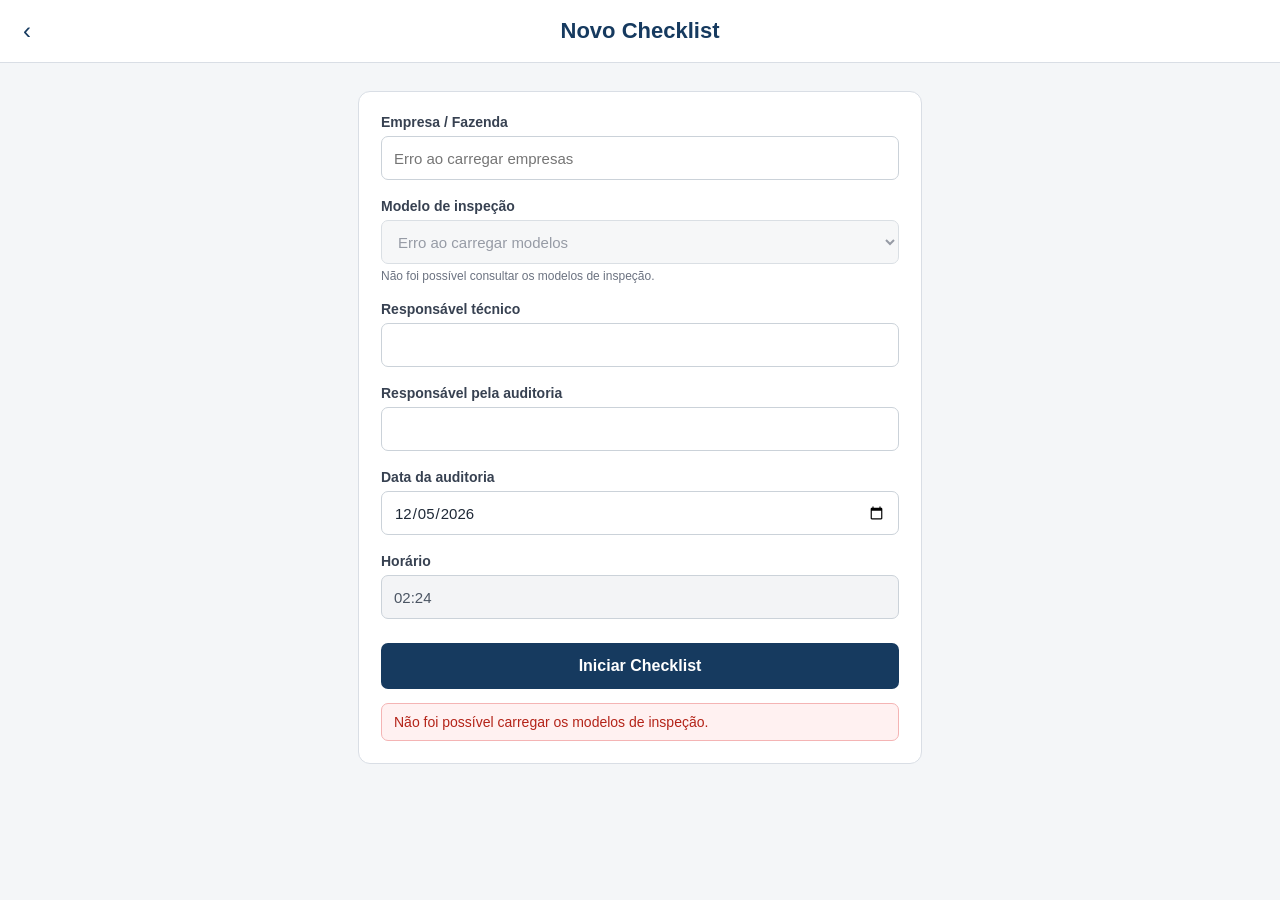
<file: novo-checklist.html>
<!DOCTYPE html>
<html lang="pt-BR">
<head>
  <meta charset="UTF-8">
  <meta name="viewport" content="width=device-width, initial-scale=1.0">
  <title>Novo Checklist</title>
  <style>
    *{box-sizing:border-box}
    body{margin:0;min-height:100vh;font-family:Arial,Helvetica,sans-serif;background:#f4f6f8;color:#1f2937}
    .topo{background:#fff;border-bottom:1px solid #d9dee5;padding:18px 20px;display:flex;align-items:center;position:relative}
    .voltar{position:absolute;left:18px;border:0;background:transparent;font-size:24px;color:#163a5f;cursor:pointer;padding:5px}
    .topo h1{width:100%;margin:0;text-align:center;font-size:22px;color:#163a5f}
    .container{width:100%;max-width:600px;margin:0 auto;padding:28px 18px}
    .card{background:#fff;border:1px solid #d9dee5;border-radius:12px;padding:22px}
    .campo{margin-bottom:18px}.campo:last-of-type{margin-bottom:0}.campo-empresa{position:relative}
    label{display:block;margin-bottom:6px;font-size:14px;font-weight:600;color:#374151}
    input,select{width:100%;height:44px;padding:0 12px;border:1px solid #cbd2d9;border-radius:7px;background:#fff;color:#1f2937;font-family:inherit;font-size:15px;outline:none}
    input:focus,select:focus{border-color:#0b6aa6}input[readonly]{background:#f3f4f6;color:#4b5563}
    select:disabled{background:#f3f4f6;color:#6b7280}
    .ajuda{font-size:12px;color:#6b7280;margin-top:5px}
    .empresa-sugestoes{display:none;position:absolute;left:0;right:0;top:100%;z-index:1000;max-height:240px;overflow-y:auto;background:#fff;border:1px solid #cbd2d9;border-top:0;border-radius:0 0 7px 7px;box-shadow:0 5px 12px rgba(0,0,0,.08)}
    .empresa-sugestoes.aberto{display:block}.empresa-opcao{padding:11px 12px;cursor:pointer;font-size:14px;border-bottom:1px solid #eef1f4}.empresa-opcao:last-child{border-bottom:0}.empresa-opcao:hover{background:#f1f5f9}.empresa-sem-resultado{padding:11px 12px;color:#6b7280;font-size:14px}
    .acoes{margin-top:24px}.btn-iniciar{width:100%;height:46px;border:0;border-radius:7px;background:#163a5f;color:#fff;font-family:inherit;font-size:16px;font-weight:600;cursor:pointer}.btn-iniciar:active{transform:scale(.99)}.btn-iniciar:disabled{opacity:.6;cursor:not-allowed}
    .mensagem{display:none;margin-top:14px;padding:10px 12px;border-radius:7px;font-size:14px}.mensagem.erro{display:block;background:#fff1f1;color:#b42318;border:1px solid #f4b4b4}
    @media(max-width:480px){.container{padding:20px 14px}.card{padding:18px 15px}.topo h1{font-size:20px}}
  </style>
</head>
<body>
<header class="topo">
  <button type="button" class="voltar" id="btn-voltar" aria-label="Voltar">‹</button>
  <h1>Novo Checklist</h1>
</header>

<main class="container">
  <section class="card">
    <div class="campo campo-empresa">
      <label for="empresa-busca">Empresa / Fazenda</label>
      <input type="text" id="empresa-busca" placeholder="Carregando empresas..." autocomplete="off">
      <input type="hidden" id="empresa-id">
      <div id="empresa-sugestoes" class="empresa-sugestoes"></div>
    </div>

    <div class="campo">
      <label for="modelo-id">Modelo de inspeção</label>
      <select id="modelo-id" disabled>
        <option value="">Carregando modelos...</option>
      </select>
      <div class="ajuda" id="modelo-ajuda">Selecione o checklist que será aplicado nesta vistoria.</div>
    </div>

    <div class="campo">
      <label for="responsavel-tecnico">Responsável técnico</label>
      <input type="text" id="responsavel-tecnico" autocomplete="off">
    </div>

    <div class="campo">
      <label for="responsavel-auditoria">Responsável pela auditoria</label>
      <input type="text" id="responsavel-auditoria" autocomplete="off">
    </div>

    <div class="campo">
      <label for="data-auditoria">Data da auditoria</label>
      <input type="date" id="data-auditoria">
    </div>

    <div class="campo">
      <label for="horario">Horário</label>
      <input type="text" id="horario" readonly>
    </div>

    <div class="acoes">
      <button type="button" class="btn-iniciar" id="btn-iniciar">Iniciar Checklist</button>
    </div>
    <div id="mensagem" class="mensagem"></div>
  </section>
</main>

<script>
(() => {
  const EMPRESAS_SUPABASE_URL='https://uofnninqxnsvaemxpwhh.supabase.co';
  const EMPRESAS_SUPABASE_KEY='sb_publishable_kCX0kt1EFYYL0sR3zQHDzg_6rLVRJQ8';
  const CHECKLIST_SUPABASE_URL='https://uofnninqxnsvaemxpwhh.supabase.co';
  const CHECKLIST_SUPABASE_KEY='sb_publishable_kCX0kt1EFYYL0sR3zQHDzg_6rLVRJQ8';

  const empresaBusca=document.getElementById('empresa-busca');
  const empresaIdEl=document.getElementById('empresa-id');
  const empresaSugestoes=document.getElementById('empresa-sugestoes');
  const modeloEl=document.getElementById('modelo-id');
  const modeloAjuda=document.getElementById('modelo-ajuda');
  const responsavelTecnicoEl=document.getElementById('responsavel-tecnico');
  const responsavelAuditoriaEl=document.getElementById('responsavel-auditoria');
  const dataAuditoriaEl=document.getElementById('data-auditoria');
  const horarioEl=document.getElementById('horario');
  const btnIniciar=document.getElementById('btn-iniciar');
  const mensagemEl=document.getElementById('mensagem');

  let empresasCarregadas=[];
  let modelosCarregados=[];

  document.getElementById('btn-voltar').onclick=()=>location.href='index.html';

  function checklistHeaders(){
    return {apikey:CHECKLIST_SUPABASE_KEY,Authorization:'Bearer '+CHECKLIST_SUPABASE_KEY,Accept:'application/json','Content-Type':'application/json'};
  }

  function preencherDataAtual(){
    const hoje=new Date();
    const ano=hoje.getFullYear();
    const mes=String(hoje.getMonth()+1).padStart(2,'0');
    const dia=String(hoje.getDate()).padStart(2,'0');
    dataAuditoriaEl.value=`${ano}-${mes}-${dia}`;
  }

  function preencherHorario(){
    const agora=new Date();
    horarioEl.value=`${String(agora.getHours()).padStart(2,'0')}:${String(agora.getMinutes()).padStart(2,'0')}`;
  }

  function mostrarErro(texto){mensagemEl.className='mensagem erro';mensagemEl.textContent=texto}
  function limparMensagem(){mensagemEl.className='mensagem';mensagemEl.textContent=''}
  function normalizarTexto(texto){return String(texto||'').normalize('NFD').replace(/[\u0300-\u036f]/g,'').toLowerCase().trim()}

  async function carregarEmpresas(){
    limparMensagem();
    empresaBusca.disabled=true;
    empresaBusca.placeholder='Carregando empresas...';
    try{
      const url=`${EMPRESAS_SUPABASE_URL}/rest/v1/empresas?select=id,nome&ativo=eq.true&order=nome.asc`;
      const resposta=await fetch(url,{headers:{apikey:EMPRESAS_SUPABASE_KEY,Authorization:'Bearer '+EMPRESAS_SUPABASE_KEY,Accept:'application/json'}});
      const texto=await resposta.text();
      if(!resposta.ok)throw new Error(texto||'Erro ao consultar empresas.');
      empresasCarregadas=texto?JSON.parse(texto):[];
      empresaBusca.placeholder='Digite o nome da empresa...';
      if(!empresasCarregadas.length)mostrarErro('Nenhuma empresa ativa encontrada.');
    }catch(erro){
      console.error('Erro ao carregar empresas:',erro);
      empresaBusca.placeholder='Erro ao carregar empresas';
      mostrarErro('Não foi possível carregar as empresas.');
    }finally{empresaBusca.disabled=false}
  }

  async function carregarModelos(){
    modeloEl.disabled=true;
    modeloEl.innerHTML='<option value="">Carregando modelos...</option>';
    try{
      const resposta=await fetch(`${CHECKLIST_SUPABASE_URL}/rest/v1/checklist_modelos?select=id,nome,descricao,categoria&ativo=eq.true&order=nome.asc`,{headers:checklistHeaders()});
      const texto=await resposta.text();
      if(!resposta.ok)throw new Error(texto||'Erro ao consultar modelos.');
      modelosCarregados=texto?JSON.parse(texto):[];
      modeloEl.innerHTML='<option value="">Selecione um modelo</option>';
      modelosCarregados.forEach(modelo=>{
        const opt=document.createElement('option');
        opt.value=modelo.id;
        opt.textContent=modelo.categoria?`${modelo.nome} · ${modelo.categoria}`:modelo.nome;
        modeloEl.appendChild(opt);
      });
      modeloEl.disabled=false;
      if(!modelosCarregados.length){
        modeloEl.innerHTML='<option value="">Nenhum modelo ativo</option>';
        modeloEl.disabled=true;
        modeloAjuda.textContent='Cadastre ou ative um modelo antes de iniciar uma vistoria.';
      }
    }catch(erro){
      console.error('Erro ao carregar modelos:',erro);
      modeloEl.innerHTML='<option value="">Erro ao carregar modelos</option>';
      modeloAjuda.textContent='Não foi possível consultar os modelos de inspeção.';
      mostrarErro('Não foi possível carregar os modelos de inspeção.');
    }
  }
async function criarSnapshotVistoria(vistoriaId, modeloId) {
  const respostaLocais = await fetch(
    `${CHECKLIST_SUPABASE_URL}/rest/v1/checklist_modelo_locais?modelo_id=eq.${encodeURIComponent(modeloId)}&ativo=eq.true&select=id,nome,ordem,local_mestre_id&order=ordem.asc`,
    { headers: checklistHeaders() }
  );

  const textoLocais = await respostaLocais.text();

  if (!respostaLocais.ok) {
    throw new Error(
      textoLocais || 'Erro ao carregar os locais do modelo.'
    );
  }

  const locais = textoLocais
    ? JSON.parse(textoLocais)
    : [];

  const respostaItens = await fetch(
    `${CHECKLIST_SUPABASE_URL}/rest/v1/checklist_modelo_itens?modelo_id=eq.${encodeURIComponent(modeloId)}&ativo=eq.true&select=id,modelo_local_id,item,ordem,item_mestre_id&order=ordem.asc`,
    { headers: checklistHeaders() }
  );

  const textoItens = await respostaItens.text();

  if (!respostaItens.ok) {
    throw new Error(
      textoItens || 'Erro ao carregar os itens do modelo.'
    );
  }

  const itens = textoItens
    ? JSON.parse(textoItens)
    : [];

  if (!locais.length) {
    throw new Error(
      'O modelo selecionado não possui locais ativos.'
    );
  }

  if (!itens.length) {
    throw new Error(
      'O modelo selecionado não possui itens ativos.'
    );
  }

  const locaisPorId = new Map(
    locais.map(local => [local.id, local])
  );

  const ordemLocal = new Map(
    locais.map((local, indice) => [
      local.id,
      Number.isFinite(Number(local.ordem))
        ? Number(local.ordem)
        : indice
    ])
  );

  const itensOrdenados = [...itens].sort((a, b) => {
    const localA =
      ordemLocal.get(a.modelo_local_id) ?? 999999;

    const localB =
      ordemLocal.get(b.modelo_local_id) ?? 999999;

    if (localA !== localB) {
      return localA - localB;
    }

    return (
      (Number(a.ordem) || 0) -
      (Number(b.ordem) || 0)
    );
  });

  const snapshot = itensOrdenados.map((item, indice) => {
    const local = locaisPorId.get(item.modelo_local_id);

    if (!local) {
      throw new Error(
        `O item "${item.item}" está vinculado a um local inválido.`
      );
    }

    return {
      vistoria_id: vistoriaId,

    item_mestre_id: item.item_mestre_id || null,
    local_id: local.local_mestre_id || null,

      local_nome_snapshot: local.nome,
      item_descricao_snapshot: item.item,

      status: 'C',
      observacao: null,

      responsavel_nc: null,
      data_nc: null,

      ordem: indice + 1,

      foto_path: null,
      arquivar_foto: false
    };
  });

  const respostaSnapshot = await fetch(
    `${CHECKLIST_SUPABASE_URL}/rest/v1/checklist_vistoria_itens`,
    {
      method: 'POST',

      headers: {
        ...checklistHeaders(),
        Prefer: 'return=minimal'
      },

      body: JSON.stringify(snapshot)
    }
  );

  const textoSnapshot =
    await respostaSnapshot.text();

  if (!respostaSnapshot.ok) {
    throw new Error(
      textoSnapshot ||
      'Erro ao criar a cópia do checklist para a vistoria.'
    );
  }
}


async function excluirVistoriaIncompleta(vistoriaId) {
  try {
    await fetch(
      `${CHECKLIST_SUPABASE_URL}/rest/v1/checklist_vistorias?id=eq.${encodeURIComponent(vistoriaId)}`,
      {
        method: 'DELETE',

        headers: {
          ...checklistHeaders(),
          Prefer: 'return=minimal'
        }
      }
    );

  } catch (erro) {
    console.warn(
      'Não foi possível remover a vistoria criada sem snapshot:',
      erro
    );
  }
}
  function mostrarSugestoesEmpresa(){
    const busca=normalizarTexto(empresaBusca.value);
    empresaIdEl.value='';
    empresaSugestoes.innerHTML='';
    if(!busca){empresaSugestoes.classList.remove('aberto');return}
    const encontradas=empresasCarregadas.filter(empresa=>normalizarTexto(empresa.nome).includes(busca)).slice(0,20);
    if(!encontradas.length){
      const vazio=document.createElement('div');
      vazio.className='empresa-sem-resultado';
      vazio.textContent='Nenhuma empresa encontrada.';
      empresaSugestoes.appendChild(vazio);
    }else{
      encontradas.forEach(empresa=>{
        const opcao=document.createElement('div');
        opcao.className='empresa-opcao';
        opcao.textContent=empresa.nome;
        opcao.onclick=()=>{empresaBusca.value=empresa.nome;empresaIdEl.value=empresa.id;empresaSugestoes.classList.remove('aberto')};
        empresaSugestoes.appendChild(opcao);
      });
    }
    empresaSugestoes.classList.add('aberto');
  }

  empresaBusca.addEventListener('input',mostrarSugestoesEmpresa);
  document.addEventListener('click',evento=>{if(!evento.target.closest('.campo-empresa'))empresaSugestoes.classList.remove('aberto')});

  btnIniciar.addEventListener('click',async()=>{
    limparMensagem();
    const empresaId=empresaIdEl.value;
    const empresaNome=empresaBusca.value.trim();
    const modeloId=modeloEl.value;
    const modelo=modelosCarregados.find(m=>m.id===modeloId);
    const responsavelTecnico=responsavelTecnicoEl.value.trim();
    const responsavelAuditoria=responsavelAuditoriaEl.value.trim();
    const dataAuditoria=dataAuditoriaEl.value;
    const horario=horarioEl.value;

    if(!empresaId){alert('Selecione uma empresa válida da lista.');empresaBusca.focus();return}
    if(!modeloId||!modelo){alert('Selecione o modelo de inspeção.');modeloEl.focus();return}
    if(!responsavelAuditoria){alert('Informe o responsável pela auditoria.');responsavelAuditoriaEl.focus();return}
    if(!dataAuditoria){alert('Informe a data da auditoria.');dataAuditoriaEl.focus();return}

      btnIniciar.disabled = true;
      btnIniciar.textContent = 'Iniciando...';
      
      let vistoriaCriadaId = null;
      
      try {
      const dados={
        empresa_id:empresaId,
        empresa_nome:empresaNome,
        modelo_id:modelo.id,
        modelo_nome:modelo.nome,
        responsavel_tecnico:responsavelTecnico||null,
        responsavel_auditoria:responsavelAuditoria,
        data_auditoria:dataAuditoria,
        horario,
        status:'EM_ANDAMENTO'
      };

      const resposta=await fetch(`${CHECKLIST_SUPABASE_URL}/rest/v1/checklist_vistorias`,{
        method:'POST',headers:{...checklistHeaders(),Prefer:'return=representation'},body:JSON.stringify(dados)
      });
      const texto=await resposta.text();
      if(!resposta.ok)throw new Error(texto||'Erro ao criar checklist.');
      const registros=JSON.parse(texto);
      if(!registros?.[0]?.id)throw new Error('O banco não retornou o ID da vistoria.');
     const vistoria = registros[0];

vistoriaCriadaId = vistoria.id;

await criarSnapshotVistoria(
  vistoria.id,
  modelo.id
);

localStorage.setItem('checklist_vistoria_id', vistoria.id);
localStorage.setItem('checklist_nova_vistoria', 'true');
localStorage.setItem('checklist_modelo_id', modelo.id);
localStorage.setItem('checklist_modelo_nome', modelo.nome);

location.href =
  `vistoria.html?vistoria_id=${encodeURIComponent(vistoria.id)}`;

} catch (erro) {

  if (vistoriaCriadaId) {
    await excluirVistoriaIncompleta(
      vistoriaCriadaId
    );
  }

  console.error(
    'Erro ao iniciar checklist:',
    erro
  );

  console.error(
    'Erro ao iniciar checklist:',
    erro
  );

  alert(
    'Não foi possível iniciar o checklist.\n\n' +
    (erro?.message || String(erro))
  );

} finally {
      btnIniciar.disabled=false;
      btnIniciar.textContent='Iniciar Checklist';
    }
  });

  preencherDataAtual();
  preencherHorario();
  carregarEmpresas();
  carregarModelos();
})();
</script>
</body>
</html>
</file>
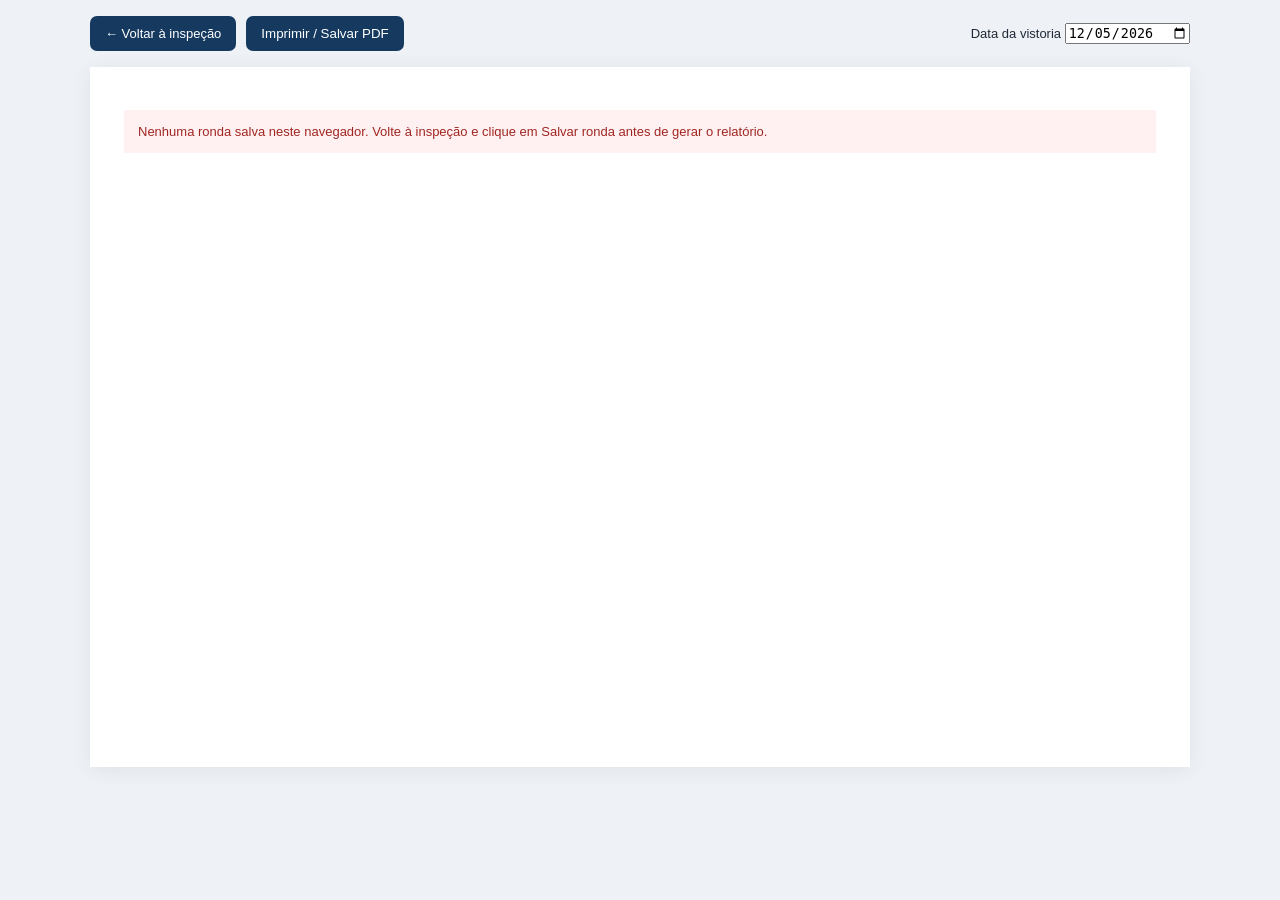
<file: relatorio-extintores.html>
<!DOCTYPE html>
<html lang="pt-BR"><head><meta charset="utf-8"><meta name="viewport" content="width=device-width,initial-scale=1"><title>Relatório de Inspeção de Extintores | SST</title>
<style>
*{box-sizing:border-box}body{font:13px Arial,sans-serif;color:#1f2937;margin:0;background:#eef2f6}.toolbar{max-width:1100px;margin:16px auto;display:flex;gap:10px;align-items:center;flex-wrap:wrap}.toolbar a,.toolbar button{background:#163a5f;color:#fff;padding:10px 15px;border:0;border-radius:7px;text-decoration:none;cursor:pointer}.toolbar label{margin-left:auto}.sheet{background:white;max-width:1100px;margin:12px auto 30px;padding:30px 34px;box-shadow:0 3px 20px #0001;min-height:700px}.brand{display:flex;align-items:center;gap:20px;border-bottom:2px solid #163a5f;padding-bottom:15px}.brand img{max-height:75px;max-width:180px;object-fit:contain}.brand h1{font-size:19px;margin:0;color:#163a5f}.brand p{margin:5px 0;color:#64748b}h2{font-size:15px;margin:24px 0 9px;border-bottom:1px solid #163a5f;padding-bottom:5px}table{border-collapse:collapse;width:100%;table-layout:fixed}th{background:#e2e8f0;text-align:left;color:#163a5f}th,td{border-bottom:1px solid #cbd5e1;padding:7px 6px;vertical-align:top;overflow-wrap:anywhere}tr{break-inside:avoid}.meta{display:grid;grid-template-columns:1fr 1fr;gap:7px 20px;margin:18px 0}.nc{color:#a12622;font-weight:700}.photo{display:inline-block;width:31%;vertical-align:top;margin:0 1% 12px 0;break-inside:avoid}.photo img{width:100%;max-height:190px;object-fit:contain}.photo figcaption{font-size:11px}.mapa{width:100%;max-height:480px;object-fit:contain;border:1px solid #ddd}.note{color:#64748b}.footer{margin-top:25px;border-top:1px solid #aaa;padding-top:9px;font-size:11px;color:#64748b}.error{padding:14px;background:#fff1f1;color:#a12622}@media(max-width:700px){.sheet{padding:15px}.meta{grid-template-columns:1fr}.toolbar{padding:10px}.photo{width:48%}}@media print{@page{size:A4;margin:12mm}body{background:white;font-size:10px}.toolbar{display:none}.sheet{box-shadow:none;margin:0;padding:0;max-width:none;min-height:0}h2{break-after:avoid}.brand h1{font-size:16px}th,td{padding:5px 4px}.photo{width:31%}}
</style></head><body>
<div class="toolbar"><a href="inspecao-extintores.html">← Voltar à inspeção</a><button type="button" onclick="window.print()">Imprimir / Salvar PDF</button><label>Data da vistoria <input type="date" id="data" onchange="render()"></label></div>
<main class="sheet" id="relatorio"></main>
<script>
const CHAVE='checklist_extintores_ronda_v1',el=document.getElementById('relatorio'),dataEl=document.getElementById('data');dataEl.value=new Date().toLocaleDateString('en-CA');
const perguntas=['Extintor instalado no local previsto?','Acesso livre e desobstruído?','Sinalização visível e adequada?','Altura e instalação adequadas?','Adequado à classe de incêndio?','Lacre e dispositivo de segurança íntegros?','Manômetro na faixa de operação (quando existente)?','Mangueira, bico e componentes íntegros?','Cilindro sem corrosão, danos ou vazamento aparente?','Rótulo e instruções legíveis?','Etiqueta de manutenção legível?','Manutenção dentro do prazo aplicável?','Identificação e rastreabilidade disponíveis?','Condições gerais adequadas?'];
const esc=x=>String(x??'').replace(/[&<>"']/g,c=>({'&':'&amp;','<':'&lt;','>':'&gt;','"':'&quot;',"'":'&#39;'}[c]));
const dataBR=x=>/^\d{4}-\d\d-\d\d$/.test(x||'')?x.split('-').reverse().join('/'):x||'Não informada';
const numero=i=>'EXT-'+String(i+1).padStart(3,'0');
function render(){
 let d;try{d=JSON.parse(localStorage.getItem(CHAVE))}catch(e){}
 if(!d||!Array.isArray(d.extintores)){el.innerHTML='<p class="error">Nenhuma ronda salva neste navegador. Volte à inspeção e clique em Salvar ronda antes de gerar o relatório.</p>';return}
 const ext=d.extintores,ocorrencias=[];let c=0,p=0;
 ext.forEach((e,i)=>perguntas.forEach((q,j)=>{const status=e.respostas?.[j];if(status==='NC'||status==='P'){ocorrencias.push({e,i,j,q,status,detalhe:e.detalhes?.[j]||e.nc?.[j]||{}});if(status==='NC')c++;else p++}}));
 const linhas=ext.map((e,i)=>'<tr><td>'+numero(i)+'</td><td>'+esc(e.local)+'</td><td>'+esc(e.tipo)+'</td><td>'+esc(e.capacidade)+'</td><td>'+esc(e.serie)+'</td><td>'+esc(dataBR(e.manutencao))+'</td><td class="'+(perguntas.some((_,j)=>e.respostas?.[j]==='NC')?'nc':'')+'">'+(perguntas.some((_,j)=>e.respostas?.[j]==='NC')?'NC':perguntas.some((_,j)=>e.respostas?.[j]==='P')?'P':'Sem NC')+'</td></tr>').join('');
 const quadro=ocorrencias.map((x,k)=>{const det=x.detalhe;return '<tr><td>'+String(k+1).padStart(2,'0')+'</td><td>'+numero(x.i)+' | '+esc(x.e.local)+'</td><td>'+esc(x.q)+'</td><td>'+esc(det.observacao||x.e.observacao||'Não informada')+'</td><td>'+esc(det.recomendacao||det.medida_corretiva||'Não informada')+'</td></tr>'}).join('');
 const fotos=ocorrencias.flatMap((x,k)=>{const d=x.detalhe;return (Array.isArray(d.fotos)?d.fotos:[]).filter(f=>typeof f==='string'&&f.startsWith('data:image/')).slice(0,3).map((f,i)=>'<figure class="photo"><img src="'+f+'"><figcaption>NC '+(k+1)+' | '+numero(x.i)+' | Foto '+(i+1)+'</figcaption></figure>')}).join('');
 const mapa=(typeof d.mapa_imagem==='string'&&d.mapa_imagem.startsWith('data:image/'))?'<h2>4. Mapa de localização</h2><img class="mapa" src="'+d.mapa_imagem+'" alt="Mapa de localização dos extintores">':'<h2>4. Mapa de localização</h2><p class="note">Planta ou croqui ainda não cadastrado para esta ronda.</p>';
 el.innerHTML='<div class="brand"><div><h1>RELATÓRIO DE INSPEÇÃO DE EXTINTORES | SST</h1><p>Registro de verificação das condições dos extintores</p></div></div><div class="meta"><div><b>Empresa / Fazenda:</b> '+esc(d.empresa||'Não informada')+'</div><div><b>Responsável pela inspeção:</b> '+esc(d.responsavel||'Não informado')+'</div><div><b>Data da vistoria:</b> '+esc(dataBR(dataEl.value))+'</div><div><b>Próxima visita:</b> '+esc(d.proxima_visita?dataBR(d.proxima_visita):'Não agendada')+'</div><div><b>Extintores verificados:</b> '+ext.length+'</div><div><b>Não conformidades:</b> '+c+' | <b>Pendências:</b> '+p+'</div></div><h2>1. Objetivo</h2><p>Registrar a inspeção visual dos extintores, suas localizações e as condições observadas durante a vistoria.</p><h2>2. Controle de extintores</h2><table><thead><tr><th>Nº</th><th>Local</th><th>Tipo</th><th>Capacidade</th><th>Série</th><th>Manutenção</th><th>Resultado</th></tr></thead><tbody>'+linhas+'</tbody></table><h2>3. Não conformidades e pendências</h2>'+(quadro?'<table><thead><tr><th>Nº</th><th>Extintor / Local</th><th>Item avaliado</th><th>Constatação</th><th>Recomendação</th></tr></thead><tbody>'+quadro+'</tbody></table>':'<p>Nenhuma não conformidade ou pendência registrada.</p>')+mapa+'<h2>5. Registro fotográfico</h2>'+(fotos||'<p class="note">Nenhuma fotografia vinculada às ocorrências.</p>')+'<h2>6. Considerações finais</h2><p>Durante a inspeção foram verificados '+ext.length+' extintor(es), com '+c+' não conformidade(s) e '+p+' pendência(s). As constatações e recomendações estão descritas nos quadros anteriores. A verificação visual não substitui os serviços de inspeção técnica e manutenção aplicáveis.</p>';
}
render();
</script></body></html>
</file>
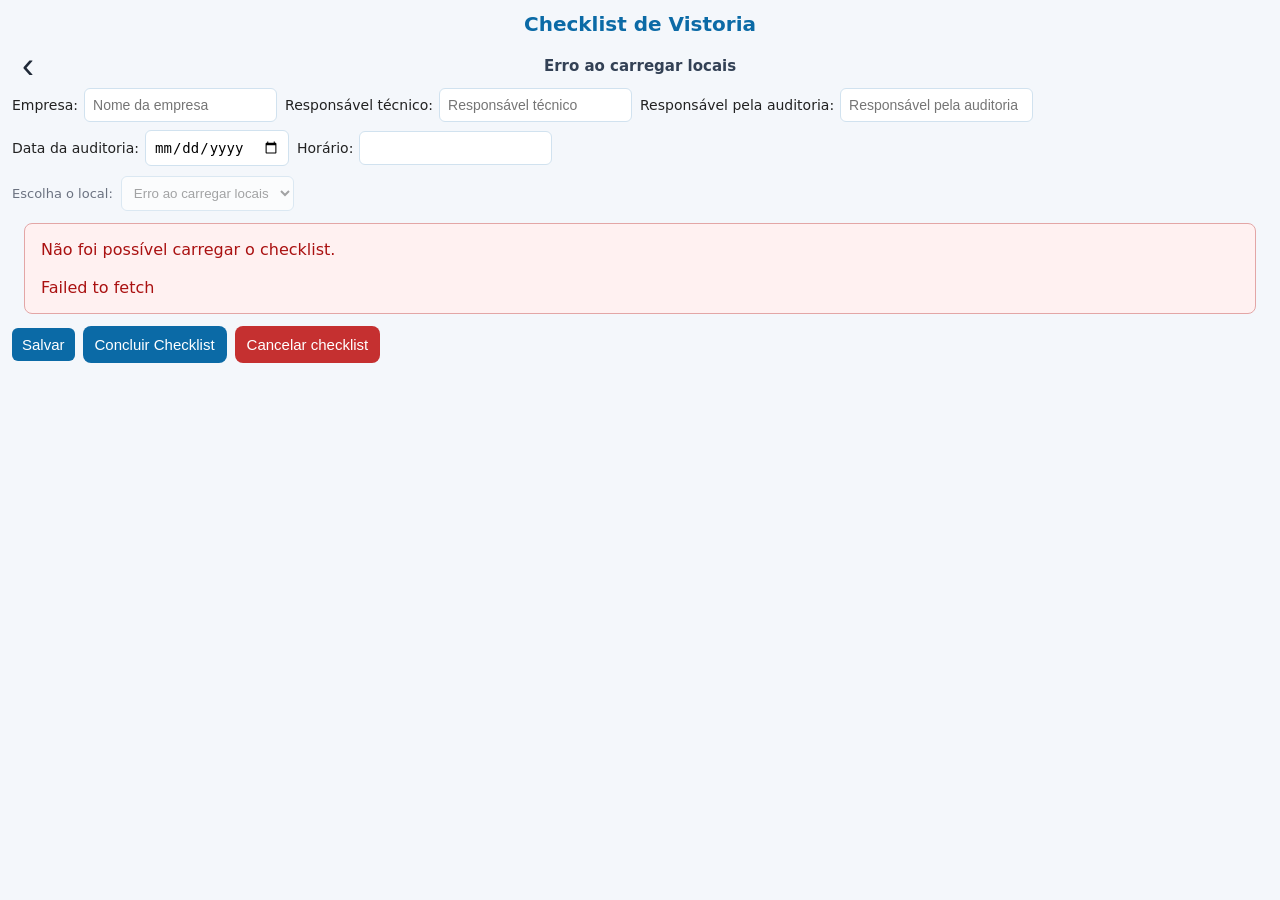
<file: vistoria.html>
<!doctype html>
<html lang="pt-BR">
<head>
  <meta charset="utf-8" />
  <meta name="viewport" content="width=device-width,initial-scale=1" />
  <title>Checklist de Vistoria</title>
  <link rel="stylesheet" href="styles.css" />
  <style>
    .vistoria-nav {
      position: relative;
      display: flex;
      align-items: center;
      justify-content: center;
      min-height: 44px;
    }
    .btn-voltar {
      position: absolute;
      left: 0;
      top: 50%;
      transform: translateY(-50%);
      border: none;
      background: transparent;
      padding: 4px 10px;
      font-size: 36px;
      line-height: 1;
      font-weight: 300;
      color: #1f2937;
      cursor: pointer;
    }
    .local-progresso {
      flex: 1;
      text-align: center;
      font-size: 15px;
      font-weight: 700;
      color: #334155;
    }
    .saida-overlay {
      position: fixed;
      inset: 0;
      z-index: 9999;
      display: none;
      align-items: center;
      justify-content: center;
      padding: 18px;
      background: rgba(15, 23, 42, .55);
    }
    .saida-overlay.aberto { display: flex; }
    .saida-dialog {
      width: min(440px, 100%);
      background: #fff;
      border-radius: 12px;
      padding: 20px;
      box-shadow: 0 18px 50px rgba(0,0,0,.25);
    }
    .saida-dialog h3 { margin: 0 0 8px; color: #0f172a; }
    .saida-dialog p { margin: 0 0 18px; color: #475569; line-height: 1.4; }
    .saida-acoes { display: grid; gap: 8px; }
    .saida-acoes button {
      min-height: 44px;
      border: 0;
      border-radius: 8px;
      padding: 10px 12px;
      font: inherit;
      font-weight: 700;
      cursor: pointer;
    }
    .saida-salvar { background: #0b6aa6; color: #fff; }
    .saida-sem-salvar { background: #fff1f1; color: #a11; border: 1px solid #e3a6a6 !important; }
    .saida-cancelar { background: #eef2f7; color: #334155; }
    @media (max-width: 600px) {
      .vistoria-nav { gap: 6px; padding: 9px 8px; }
      .local-progresso { font-size: 13px; text-align: left; }
      .btn-voltar { font-size: 14px; }
    }
  </style>
</head>
<body>

  <center><h1>Checklist de Vistoria</h1></center>

  <div class="vistoria-nav">
    <button id="btn-voltar-vistoria" class="btn-voltar" type="button" aria-label="Voltar">‹</button>
    <div id="local-progresso" class="local-progresso">Carregando locais...</div>
  </div>

  <div class="meta" aria-label="Dados da auditoria">
    <label>Empresa:<input id="meta-empresa-nome" type="text" placeholder="Nome da empresa" readonly aria-readonly="true" title="Empresa definida ao iniciar o checklist" /></label>
    <input id="meta-empresa-id" type="hidden" />
    <label>Responsável técnico:<input id="meta-responsavel-tecnico" type="text" placeholder="Responsável técnico" /></label>
    <label>Responsável pela auditoria:<input id="meta-responsavel-auditoria" type="text" placeholder="Responsável pela auditoria" /></label>
    <label>Data da auditoria:<input id="meta-data-auditoria" type="date" /></label>
    <label>Horário:<input id="meta-horario" type="text" readonly /></label>
  </div>

  <div class="controls-top">
    <label class="small" for="select-local">Escolha o local:</label>
    <select id="select-local" class="select-local" aria-label="Selecionar local" disabled>
      <option value="ALL">Carregando locais...</option>
    </select>
  </div>

  <div id="checklist"><div style="padding:16px;text-align:center;">Carregando checklist...</div></div>

  <div class="meta-actions">
      <button class="btn-save" id="btn-salvar-meta" type="button">Salvar</button>
      <button class="btn" id="btn-concluir-checklist" type="button">Concluir Checklist</button>
      <button class="btn" id="btn-cancelar-checklist" type="button" style="background:#c53030;">Cancelar checklist</button>
    </div>


  <div id="saida-overlay" class="saida-overlay" role="dialog" aria-modal="true" aria-labelledby="saida-titulo">
    <div class="saida-dialog">
      <h3 id="saida-titulo">Alterações não salvas</h3>
      <p>Existem alterações não salvas. Deseja salvar antes de sair?</p>
      <div class="saida-acoes">
        <button id="btn-salvar-voltar" class="saida-salvar" type="button">Salvar e voltar</button>
        <button id="btn-sair-sem-salvar" class="saida-sem-salvar" type="button">Sair sem salvar</button>
        <button id="btn-fechar-saida" class="saida-cancelar" type="button">Cancelar</button>
      </div>
    </div>
  </div>

<script src="offline-cache.js?v=1"></script>
<script>
(function () {
  const SUPABASE_URL = 'https://uofnninqxnsvaemxpwhh.supabase.co';
  const SUPABASE_KEY = 'sb_publishable_kCX0kt1EFYYL0sR3zQHDzg_6rLVRJQ8';
  const selectLocal = document.getElementById('select-local');
  const checklistEl = document.getElementById('checklist');
  const btnSalvarMeta = document.getElementById('btn-salvar-meta');
  const btnConcluirChecklist = document.getElementById('btn-concluir-checklist');
  const btnCancelarChecklist = document.getElementById('btn-cancelar-checklist');
  const btnVoltarVistoria = document.getElementById('btn-voltar-vistoria');
  const localProgresso = document.getElementById('local-progresso');
  const saidaOverlay = document.getElementById('saida-overlay');
  const btnSalvarVoltar = document.getElementById('btn-salvar-voltar');
  const btnSairSemSalvar = document.getElementById('btn-sair-sem-salvar');
  const btnFecharSaida = document.getElementById('btn-fechar-saida');
  const campoDataAuditoria = document.getElementById('meta-data-auditoria');
  let initialData = [];
  let alteracoesNaoSalvas = false;
  let monitorarAlteracoes = false;

  function getSupabaseHeaders() {
    return { apikey: SUPABASE_KEY, Authorization: 'Bearer ' + SUPABASE_KEY, Accept: 'application/json' };
  }

  async function buscarJson(url) {
    const resposta = await fetch(url, { method: 'GET', headers: getSupabaseHeaders() });
    const texto = await resposta.text();
    if (!resposta.ok) throw new Error(texto || 'Erro ao consultar Supabase.');
    return texto ? JSON.parse(texto) : [];
  }

  function getVistoriaId() {
    const params = new URLSearchParams(window.location.search);
    return params.get('vistoria_id') || localStorage.getItem('checklist_vistoria_id') || null;
  }

  // Configuração compartilhada exclusivamente com o módulo gps.js.
  window.ChecklistGPSConfig = {
    supabaseUrl: SUPABASE_URL,
    supabaseKey: SUPABASE_KEY,
    getVistoriaId
  };

  function preencherMetadados(vistoria) {
    if (!vistoria) return;
    const campos = {
      'meta-empresa-id': vistoria.empresa_id || '',
      'meta-empresa-nome': vistoria.empresa_nome || '',
      'meta-responsavel-tecnico': vistoria.responsavel_tecnico || '',
      'meta-responsavel-auditoria': vistoria.responsavel_auditoria || '',
      'meta-data-auditoria': vistoria.data_auditoria || '',
      'meta-horario': vistoria.horario || ''
    };
    Object.entries(campos).forEach(([id, valor]) => {
      const el = document.getElementById(id);
      if (el) el.value = valor;
    });
  }

  let checklistDocumental = false;
  async function carregarVistoriaAtual() {
    const vistoriaId = getVistoriaId();
    if (!vistoriaId) return null;
    const dados = await buscarJson(`${SUPABASE_URL}/rest/v1/checklist_vistorias?id=eq.${encodeURIComponent(vistoriaId)}&select=*`);
    const vistoria = dados?.[0] || null;
    preencherMetadados(vistoria);
    checklistDocumental = /documental|documentaç|documentos/i.test(vistoria?.modelo_nome || '');
    return vistoria;
  }

  async function carregarSnapshotVistoria(vistoriaId) {
    if (!vistoriaId) return [];

    const itens = await buscarJson(
      `${SUPABASE_URL}/rest/v1/checklist_vistoria_itens` +
      `?vistoria_id=eq.${encodeURIComponent(vistoriaId)}` +
      `&select=id,local_nome_snapshot,item_descricao_snapshot,status,observacao,responsavel_nc,data_nc,ordem,foto_path,arquivar_foto` +
      `&order=ordem.asc`
    );

    return itens.map(item => ({
      snapshot_id: item.id,
      local_id: '',
      item_id: '',
      setor: item.local_nome_snapshot,
      item: item.item_descricao_snapshot,
      ordem: item.ordem || 0,
      status: item.status || 'C',
      observacao: item.observacao || '',
      responsavel_nc: item.responsavel_nc || '',
      data_nc: item.data_nc || '',
      foto_path: item.foto_path || null,
      arquivar_foto: item.arquivar_foto === true
    }));
  }

  async function carregarModeloPersonalizado(modeloId) {
    const [locais, itens] = await Promise.all([
      buscarJson(`${SUPABASE_URL}/rest/v1/checklist_modelo_locais?modelo_id=eq.${encodeURIComponent(modeloId)}&ativo=eq.true&select=id,nome,ordem&order=ordem.asc`),
      buscarJson(`${SUPABASE_URL}/rest/v1/checklist_modelo_itens?modelo_id=eq.${encodeURIComponent(modeloId)}&ativo=eq.true&select=id,modelo_local_id,item,ordem&order=ordem.asc`)
    ]);

    const itensPorLocal = new Map();
    itens.forEach(item => {
      const chave = String(item.modelo_local_id || '');
      if (!itensPorLocal.has(chave)) itensPorLocal.set(chave, []);
      itensPorLocal.get(chave).push(item);
    });

    const dados = [];
    locais.forEach(local => {
      const lista = itensPorLocal.get(String(local.id)) || [];
      lista.sort((a, b) => (a.ordem || 0) - (b.ordem || 0));
      lista.forEach(item => dados.push({
        local_id: local.id,
        item_id: item.id,
        setor: local.nome,
        item: item.item,
        ordem: item.ordem || 0,
        status: 'C'
      }));
    });
    return dados;
  }

  async function carregarModeloLegado() {
    const [locais, itensMestre, vinculos] = await Promise.all([
      buscarJson(`${SUPABASE_URL}/rest/v1/checklist_locais?select=id,nome,ordem,ativo&ativo=eq.true`),
      buscarJson(`${SUPABASE_URL}/rest/v1/checklist_itens_mestre?select=id,descricao,ativo&ativo=eq.true`),
      buscarJson(`${SUPABASE_URL}/rest/v1/checklist_local_itens?select=id,local_id,item_id,ordem,ativo&ativo=eq.true`)
    ]);

    const locaisPorId = new Map(locais.map(local => [String(local.id), local]));
    const itensPorId = new Map(itensMestre.map(item => [String(item.id), item]));

    const dados = vinculos.map(vinculo => {
      const local = locaisPorId.get(String(vinculo.local_id));
      const item = itensPorId.get(String(vinculo.item_id));
      if (!local || !item) return null;
      return { local_id: local.id, item_id: item.id, setor: local.nome, item: item.descricao, ordem: vinculo.ordem || 0, status: 'C' };
    }).filter(Boolean);

    dados.sort((a, b) => {
      const porLocal = a.setor.localeCompare(b.setor, 'pt-BR', { sensitivity: 'base' });
      if (porLocal !== 0) return porLocal;
      return (a.ordem || 0) - (b.ordem || 0);
    });
    return dados;
  }

  async function carregarModeloChecklist() {
    checklistEl.innerHTML = '<div style="padding:16px;text-align:center;">Carregando checklist...</div>';
    selectLocal.disabled = true;
    selectLocal.innerHTML = '<option value="ALL">Carregando locais...</option>';

    let vistoria = null;

    try {
      vistoria = await carregarVistoriaAtual();
      const vistoriaId = getVistoriaId();
      const snapshot = vistoriaId
        ? await carregarSnapshotVistoria(vistoriaId)
        : [];

      if (snapshot.length) {
        initialData = snapshot;
      } else {
        initialData = vistoria?.modelo_id
          ? await carregarModeloPersonalizado(vistoria.modelo_id)
          : await carregarModeloLegado();
      }

      if (!initialData.length) {
        throw new Error(vistoria?.modelo_id
          ? 'O modelo selecionado não possui locais e itens ativos.'
          : 'Nenhum item ativo foi encontrado na matriz do checklist.');
      }

      if (window.ChecklistOffline) {
        window.ChecklistOffline.saveModel(vistoria, initialData);
      }
    } catch (erroOnline) {
      const cache = window.ChecklistOffline?.loadModel();

      if (!cache?.modelo?.length) {
        throw erroOnline;
      }

      console.warn('Servidor indisponível. Usando cache offline.', erroOnline);
      vistoria = cache.vistoria || null;
      checklistDocumental = /documental|documentaç|documentos/i.test(vistoria?.modelo_nome || '');
      initialData = cache.modelo;
      preencherMetadados(vistoria);
      window.ChecklistOffline?.updateNetworkStatus();
    }

    populateLocalMenu();
    renderAllSections(initialData);
    selectLocal.disabled = false;
    const primeiroLocal = getUniqueSetores(initialData)[0] || 'ALL';
    selectLocal.value = primeiroLocal;
    showLocal(primeiroLocal, false);
  }

  function getUniqueSetores(data) { return [...new Set(data.map(item => item.setor))]; }

  function populateLocalMenu() {
    const setores = getUniqueSetores(initialData);
    selectLocal.innerHTML = '<option value="ALL">Todos os locais</option>';
    setores.forEach(setor => {
      const option = document.createElement('option');
      option.value = setor;
      option.textContent = setor;
      selectLocal.appendChild(option);
    });
  }

  function createRadio(name, val, checked) {
    const radio = document.createElement('input');
    radio.type = 'radio'; radio.name = name; radio.value = val; radio.checked = !!checked;
    radio.style.width = '18px'; radio.style.height = '18px';
    return radio;
  }

  function atualizarEstadoLinha(row, camposNC, rNC) {
    if (rNC.checked) {
      camposNC.style.display = 'block';
      row.classList.add('is-nc');
      const dataNC = row.querySelector('.data-nc');
      if (dataNC && !dataNC.value) dataNC.value = campoDataAuditoria.value || '';
    } else {
      camposNC.style.display = 'none';
      row.classList.remove('is-nc');
      row.querySelectorAll('.obs-required').forEach(el => el.classList.remove('obs-required'));
    }
  }

  function renderAllSections(data) {
    checklistEl.innerHTML = '';
    const sections = {};

    data.forEach((d, idx) => {
      if (!sections[d.setor]) {
        const section = document.createElement('section');
        section.className = 'sector'; section.dataset.setor = d.setor; section.dataset.localId = d.local_id || ''; section.style.display = 'none';
        const h = document.createElement('h2'); h.textContent = d.setor; section.appendChild(h);
        checklistEl.appendChild(section); sections[d.setor] = section;
      }

      const row = document.createElement('div');
      row.className = 'item-row'; row.dataset.setor = d.setor; row.dataset.item = d.item; row.dataset.localId = d.local_id || ''; row.dataset.itemId = d.item_id || '';
      const main = document.createElement('div'); main.className = 'row-main';
      const lbl = document.createElement('div'); lbl.className = 'item-label'; lbl.textContent = d.item; main.appendChild(lbl);
      const opts = document.createElement('div'); opts.className = 'options';
      const name = `radio_${idx}`;
      const statusAtual = d.status || 'C';
      const rC = createRadio(name, 'C', statusAtual === 'C');
      const rNC = createRadio(name, 'NC', statusAtual === 'NC');
      const rNA = createRadio(name, 'NA', statusAtual === 'NA');
      const rP = checklistDocumental ? createRadio(name, 'P', statusAtual === 'P') : null;
      const opcoes = checklistDocumental ? [[rC,'C'],[rNC,'NC'],[rP,'P'],[rNA,'NA']] : [[rC,'C'],[rNC,'N/C'],[rNA,'N/A']];
      opcoes.forEach(([radio,texto]) => {
        const label = document.createElement('label'); label.appendChild(radio); label.appendChild(document.createTextNode(texto)); opts.appendChild(label);
      });
      main.appendChild(opts); row.appendChild(main);

      const camposNC = document.createElement('div');
      camposNC.className = 'campos-nc';
      camposNC.style.display = 'none';

      const obs = document.createElement('textarea');
      obs.className = 'obs'; obs.placeholder = 'Observação (obrigatória quando N/C)'; obs.rows = 2;
      obs.value = d.observacao || '';
      camposNC.appendChild(obs);

      const responsavel = document.createElement('input');
      responsavel.type = 'text'; responsavel.className = 'responsavel-nc'; responsavel.placeholder = 'Responsável pela adequação';
      responsavel.value = d.responsavel_nc || '';
      camposNC.appendChild(responsavel);

      const dataNC = document.createElement('input');
      dataNC.type = 'date'; dataNC.className = 'data-nc';
      dataNC.value = d.data_nc || '';
      camposNC.appendChild(dataNC);
      row.appendChild(camposNC);

      atualizarEstadoLinha(row, camposNC, rNC);

      [...(rP ? [rP] : []), rC, rNC, rNA].forEach(radio => radio.addEventListener('change', () => {
        atualizarEstadoLinha(row, camposNC, rNC);
        if (!rNC.checked) { obs.value = ''; responsavel.value = ''; dataNC.value = ''; }
      }));

      sections[d.setor].appendChild(row);
    });
  }

  campoDataAuditoria.addEventListener('change', () => {
    document.querySelectorAll('.item-row').forEach(row => {
      const nc = row.querySelector('input[type="radio"][value="NC"]');
      const dataNC = row.querySelector('.data-nc');
      if (nc?.checked && dataNC && !dataNC.dataset.alteradaUsuario) dataNC.value = campoDataAuditoria.value || '';
    });
  });

  document.addEventListener('change', event => {
    if (event.target?.classList?.contains('data-nc')) event.target.dataset.alteradaUsuario = 'true';
    if (monitorarAlteracoes && event.target !== selectLocal) alteracoesNaoSalvas = true;
  });

  document.addEventListener('input', event => {
    if (!monitorarAlteracoes) return;
    if (event.target.closest?.('#saida-overlay')) return;
    if (event.target === selectLocal) return;
    alteracoesNaoSalvas = true;
  });

  function atualizarProgressoLocal(local) {
    const setores = getUniqueSetores(initialData);
    if (!setores.length) { localProgresso.textContent = 'Nenhum local'; return; }
    if (local === 'ALL') {
      localProgresso.textContent = `Todos os locais • ${setores.length} locais`;
      return;
    }
    const indice = setores.indexOf(local);
    localProgresso.textContent = indice >= 0
      ? `Local ${indice + 1} de ${setores.length} • ${local}`
      : local;
  }

  function showLocal(local, rolar = true) {
    checklistEl.querySelectorAll('.sector').forEach(section => {
      section.style.display = local === 'ALL' || section.dataset.setor === local ? 'block' : 'none';
    });
    atualizarProgressoLocal(local);
    if (rolar) checklistEl.scrollIntoView({ behavior: 'smooth', block: 'start' });
  }

  selectLocal.addEventListener('change', () => showLocal(selectLocal.value));

  function carregarScript(src) {
    return new Promise((resolve, reject) => {
      const script = document.createElement('script'); script.src = src; script.onload = resolve;
      script.onerror = () => reject(new Error(`Não foi possível carregar ${src}`)); document.body.appendChild(script);
    });
  }

  function fecharDialogSaida() { saidaOverlay.classList.remove('aberto'); }
  function abrirDialogSaida() { saidaOverlay.classList.add('aberto'); }

  function voltarParaTelaAnterior() {
    if (window.history.length > 1) window.history.back();
    else window.location.href = 'index.html';
  }

  async function salvarAntesDeVoltar() {
    if (!window.VistoriaDB) { alert('Módulo do banco não carregado.'); return; }
    btnSalvarVoltar.disabled = true;
    btnSalvarVoltar.textContent = 'Salvando...';
    try {
      const resultado = await window.VistoriaDB.salvarVistoria();
      if (!resultado) return;
      alteracoesNaoSalvas = false;
      fecharDialogSaida();
      voltarParaTelaAnterior();
    } finally {
      btnSalvarVoltar.disabled = false;
      btnSalvarVoltar.textContent = 'Salvar e voltar';
    }
  }

  async function iniciarAplicacao() {
    try {
      if ('serviceWorker' in navigator) {
        navigator.serviceWorker.register('sw.js?v=6')
          .catch(erro => console.warn('Service Worker não registrado.', erro));
      }

      await carregarModeloChecklist();
      await carregarScript('persist.js?v=14');
      await carregarScript('speech.js?v=13');
      await carregarScript('db-v8.js?v=19');
      await carregarScript('vistoria-medida-corretiva.js?v=2');
      await carregarScript('photo.js?v=14');
      await carregarScript('gps.js?v=3');
      await carregarScript('vistoria-add-item.js?v=8');

      requestAnimationFrame(() => requestAnimationFrame(() => {
        alteracoesNaoSalvas = false;
        monitorarAlteracoes = true;
      }));

      btnSalvarMeta.addEventListener('click', async () => {
        if (!window.VistoriaDB) { alert('Módulo do banco não carregado.'); return; }
        const resultado = await window.VistoriaDB.salvarVistoria();
        if (resultado) alteracoesNaoSalvas = false;
      });

      btnConcluirChecklist.addEventListener('click', async () => {
        if (!window.VistoriaDB) { alert('Módulo do banco não carregado.'); return; }
        const confirmar = confirm('Deseja concluir este checklist?\n\nApós a conclusão, a vistoria será marcada como finalizada.');
        if (!confirmar) return;
        await window.VistoriaDB.concluirVistoria();
      });

      btnCancelarChecklist.addEventListener('click', async () => {
        if (!window.VistoriaDB) { alert('Módulo do banco não carregado.'); return; }
        await window.VistoriaDB.cancelarVistoria();
      });

      btnVoltarVistoria.addEventListener('click', () => {
        if (alteracoesNaoSalvas) abrirDialogSaida();
        else voltarParaTelaAnterior();
      });

      btnSalvarVoltar.addEventListener('click', salvarAntesDeVoltar);
      btnSairSemSalvar.addEventListener('click', () => {
        alteracoesNaoSalvas = false;
        fecharDialogSaida();
        voltarParaTelaAnterior();
      });
      btnFecharSaida.addEventListener('click', fecharDialogSaida);
      saidaOverlay.addEventListener('click', event => {
        if (event.target === saidaOverlay) fecharDialogSaida();
      });
    } catch (erro) {
      console.error('Erro ao iniciar checklist:', erro);
      checklistEl.innerHTML = `<div style="padding:16px;margin:12px;border:1px solid #e3a6a6;border-radius:8px;background:#fff1f1;color:#a11;">Não foi possível carregar o checklist.<br><br>${String(erro.message || erro)}</div>`;
      selectLocal.innerHTML = '<option value="ALL">Erro ao carregar locais</option>'; selectLocal.disabled = true;
      localProgresso.textContent = 'Erro ao carregar locais';
    }
  }

  iniciarAplicacao();
})();
</script>
</body>
</html>
</file>
<file: styles.css>
/* ===== VARIÁVEIS GLOBAIS ===== */
:root {
  --primary: #0b6aa6;
  --bg: #f4f7fb;
  --card: #ffffff;
  --muted: #6b7280;
  --success: #1b7a3a;
  --danger: #c53030;
  --danger-bg: #fff5f5;
  --danger-border: #fc8181;
}

/* ===== BASE ===== */
body {
  font-family: Inter, system-ui, Arial, Helvetica, sans-serif;
  margin: 12px;
  background: var(--bg);
  color: #111;
}

h1 {
  color: var(--primary);
  margin: 6px 0 8px 0;
  font-size: 20px;
}

/* ===== METADADOS ===== */
.meta {
  font-size: 14px;
  color: #222;
  margin-bottom: 10px;
  display: flex;
  flex-wrap: wrap;
  gap: 8px;
  align-items: center;
}

.meta label {
  display: flex;
  align-items: center;
  gap: 6px;
}

.meta input[type="text"],
.meta input[type="date"] {
  padding: 8px;
  border: 1px solid #d1e2ef;
  border-radius: 6px;
  font-size: 14px;
}

.meta-actions {
  display: flex;
  gap: 8px;
  align-items: center;
}

.btn-save {
  background: var(--primary);
  color: #fff;
  border: none;
  padding: 8px 10px;
  border-radius: 6px;
  cursor: pointer;
  font-size: 15px;
}

/* ===== CONTROLES TOPO ===== */
.controls-top {
  display: flex;
  gap: 8px;
  align-items: center;
  margin: 10px 0;
  flex-wrap: wrap;
}

.select-local {
  padding: 8px;
  border-radius: 6px;
  border: 1px solid #d1e2ef;
  background: #fff;
}

/* ===== SETOR / CARD ===== */
.sector {
  border: 1px solid #d6e0ea;
  border-radius: 8px;
  background: var(--card);
  padding: 10px;
  margin-bottom: 12px;
  box-shadow: 0 1px 3px rgba(10,30,50,0.04);
}

.sector h2 {
  margin: 0 0 8px 0;
  color: var(--primary);
  font-size: 16px;
}

/* ===== LINHA DE ITEM ===== */
.item-row {
  display: flex;
  flex-direction: column;
  padding: 8px;
  border-top: 1px dashed #eef4f8;
  border-radius: 6px;
  transition: background 0.2s, border 0.2s;
}

.item-row:first-of-type {
  border-top: none;
}

.item-row.is-nc {
  background: var(--danger-bg);
  border: 1px solid var(--danger-border);
  border-radius: 6px;
  margin-bottom: 4px;
}

.row-main {
  display: flex;
  align-items: center;
  gap: 8px;
}

.item-label {
  flex: 1;
  font-weight: 600;
  font-size: 14px;
}

/* ===== OPÇÕES RÁDIO ===== */
.options {
  display: flex;
  gap: 8px;
  align-items: center;
}

.options label {
  display: flex;
  align-items: center;
  gap: 6px;
  cursor: pointer;
  font-size: 14px;
  padding: 4px 8px;
  border-radius: 4px;
  transition: background 0.15s;
}

.options label.nc-selected {
  color: var(--danger);
  font-weight: 700;
  background: #fee2e2;
}

/* ===== TEXTAREA OBSERVAÇÃO ===== */
textarea.obs {
  display: none;
  margin-top: 8px;
  width: 100%;
  box-sizing: border-box;
  padding: 8px;
  border: 1px solid #cfdbe8;
  border-radius: 6px;
  resize: vertical;
  font-size: 14px;
  transition: border-color 0.2s;
}

.item-row.is-nc textarea.obs {
  display: block;
}

textarea.obs.obs-required {
  border: 2px solid var(--danger);
  background: #fff8f8;
}

textarea.obs.obs-required::placeholder {
  color: var(--danger);
  font-weight: 600;
}

.obs-warning {
  display: none;
  font-size: 12px;
  color: var(--danger);
  font-weight: 600;
  margin-top: 3px;
}

.obs-warning.visible {
  display: block;
}

/* ===== BOTÕES ===== */
.btn {
  background: var(--primary);
  color: #fff;
  border: none;
  padding: 10px 12px;
  border-radius: 8px;
  cursor: pointer;
  font-size: 15px;
}

.btn.secondary { background: #4b5563; }
.btn:disabled { opacity: 0.5; cursor: not-allowed; }

/* ===== MISC ===== */
.small { font-size: 13px; color: var(--muted); }
ul { margin: 6px 0 12px 18px; }

/* =========================================================
   AÇÕES N/C — DITAR + FOTO
========================================================= */
.speech-controls {
  display: grid;
  grid-template-columns: repeat(2, minmax(0, 1fr));
  gap: 8px;
  width: 100%;
  margin-top: 6px;
  align-items: stretch;
}

.btn-speech,
.btn-foto {
  width: 100%;
  min-width: 0;
  height: 44px;
  display: flex;
  align-items: center;
  justify-content: center;
  padding: 0 12px;
  border: 1px solid #0b6aa6;
  border-radius: 7px;
  background: #ffffff;
  color: #0b6aa6;
  font-family: inherit;
  font-size: 15px;
  font-weight: 600;
  cursor: pointer;
  box-sizing: border-box;
}

.btn-speech.gravando {
  background: #b42318;
  border-color: #b42318;
  color: #ffffff;
}

.btn-foto.foto-ok {
  background: #eaf6ee;
  border-color: #1b7a3a;
  color: #1b7a3a;
}

.btn-speech:disabled,
.btn-foto:disabled {
  opacity: 0.55;
  cursor: not-allowed;
}

.speech-status {
  grid-column: 1 / -1;
  font-size: 13px;
  color: #666;
  min-height: 0;
}

/* ===== RESPONSIVO ===== */
@media (max-width: 800px) {
  .row-main {
    flex-direction: column;
    align-items: stretch;
  }

  .options {
    justify-content: flex-start;
  }

  .meta {
    flex-direction: column;
    align-items: flex-start;
  }
}

/* =========================================================
   CELULAR
========================================================= */
@media (max-width: 600px) {
  .controls-top {
    flex-wrap: nowrap;
  }

  .select-local {
    width: 220px;
    max-width: calc(100vw - 135px);
    min-width: 0;
    padding: 7px 8px;
    font-size: 14px;
  }

  .meta-actions {
    display: grid;
    grid-template-columns: repeat(2, minmax(0, 1fr));
    gap: 8px;
    width: 100%;
  }

  .meta-actions .btn-save,
  .meta-actions .btn {
    width: 100%;
    min-width: 0;
    min-height: 44px;
    padding: 8px 6px;
    font-size: 14px;
    white-space: nowrap;
  }

  .speech-controls {
    grid-template-columns: repeat(2, minmax(0, 1fr));
    gap: 6px;
  }

  .btn-speech,
  .btn-foto {
    width: 100%;
    height: 44px;
    font-size: 15px;
    padding: 0 6px;
  }
}
</file>
